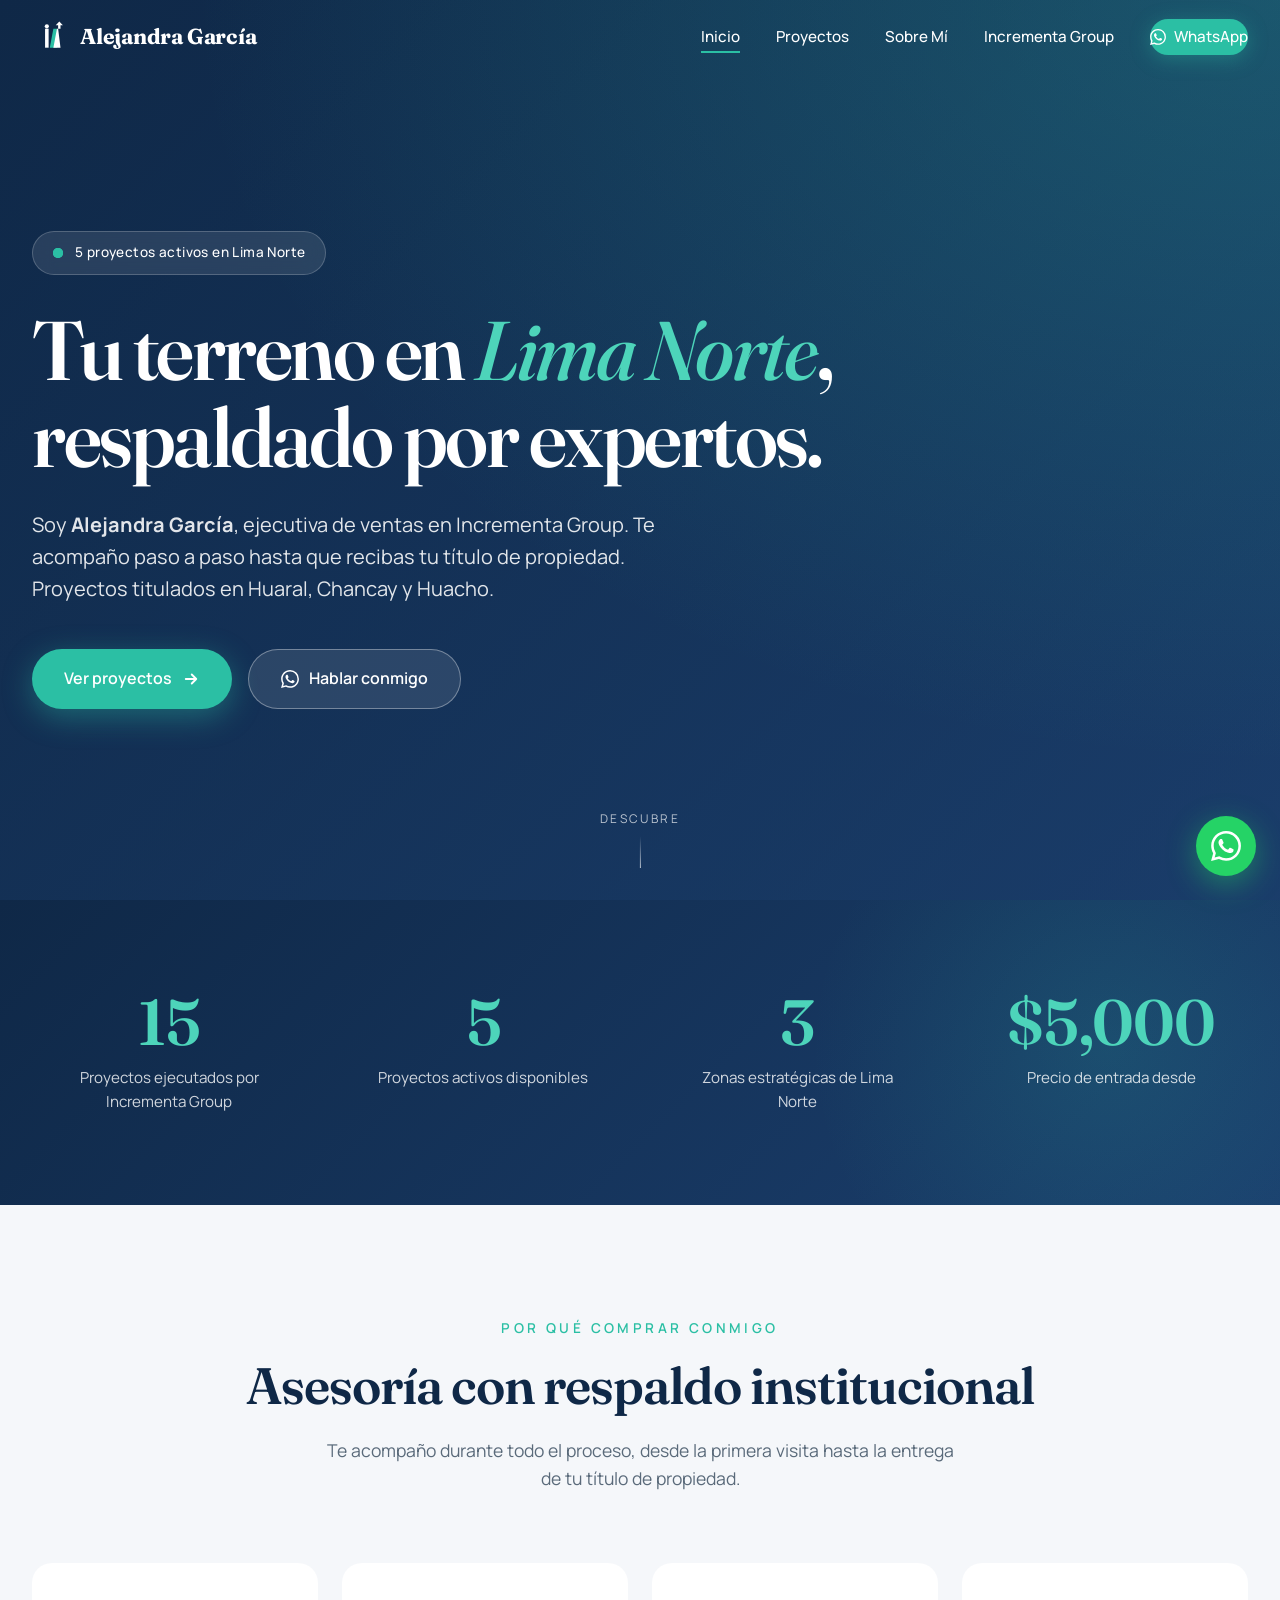
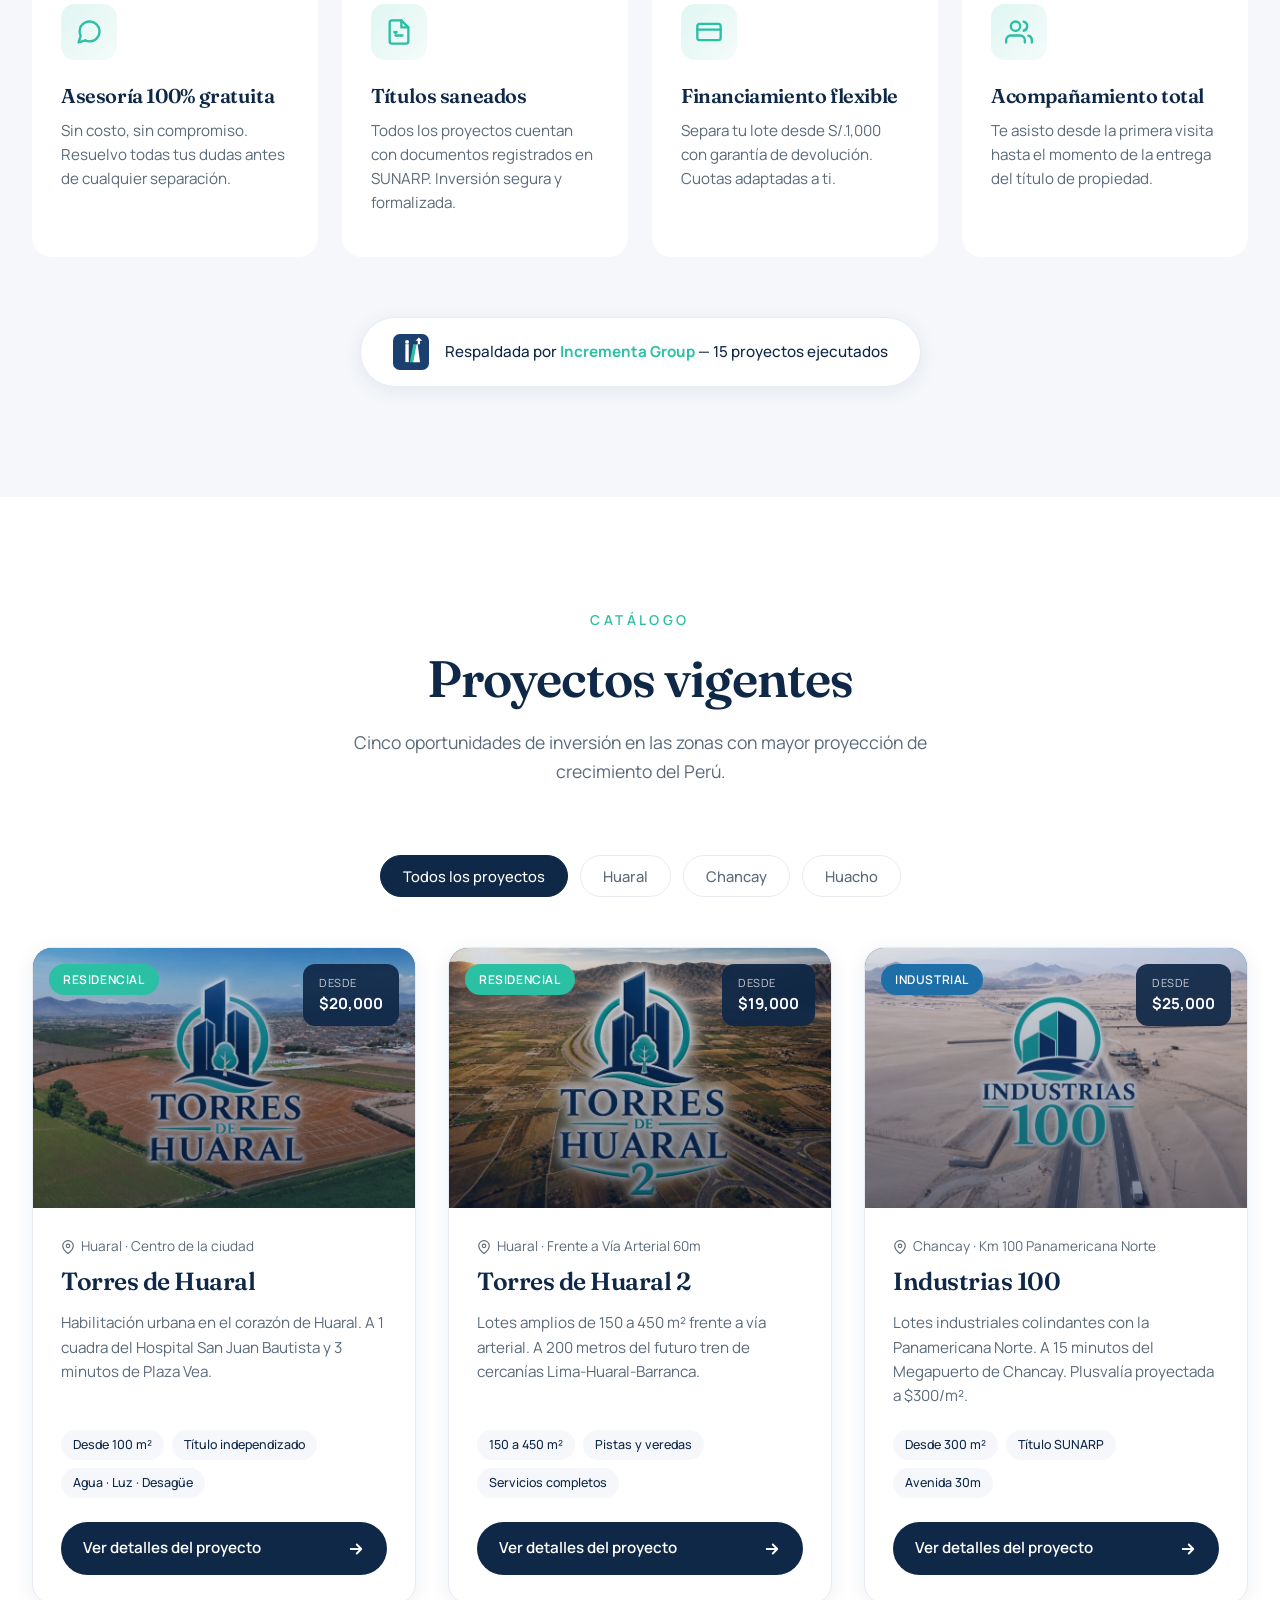
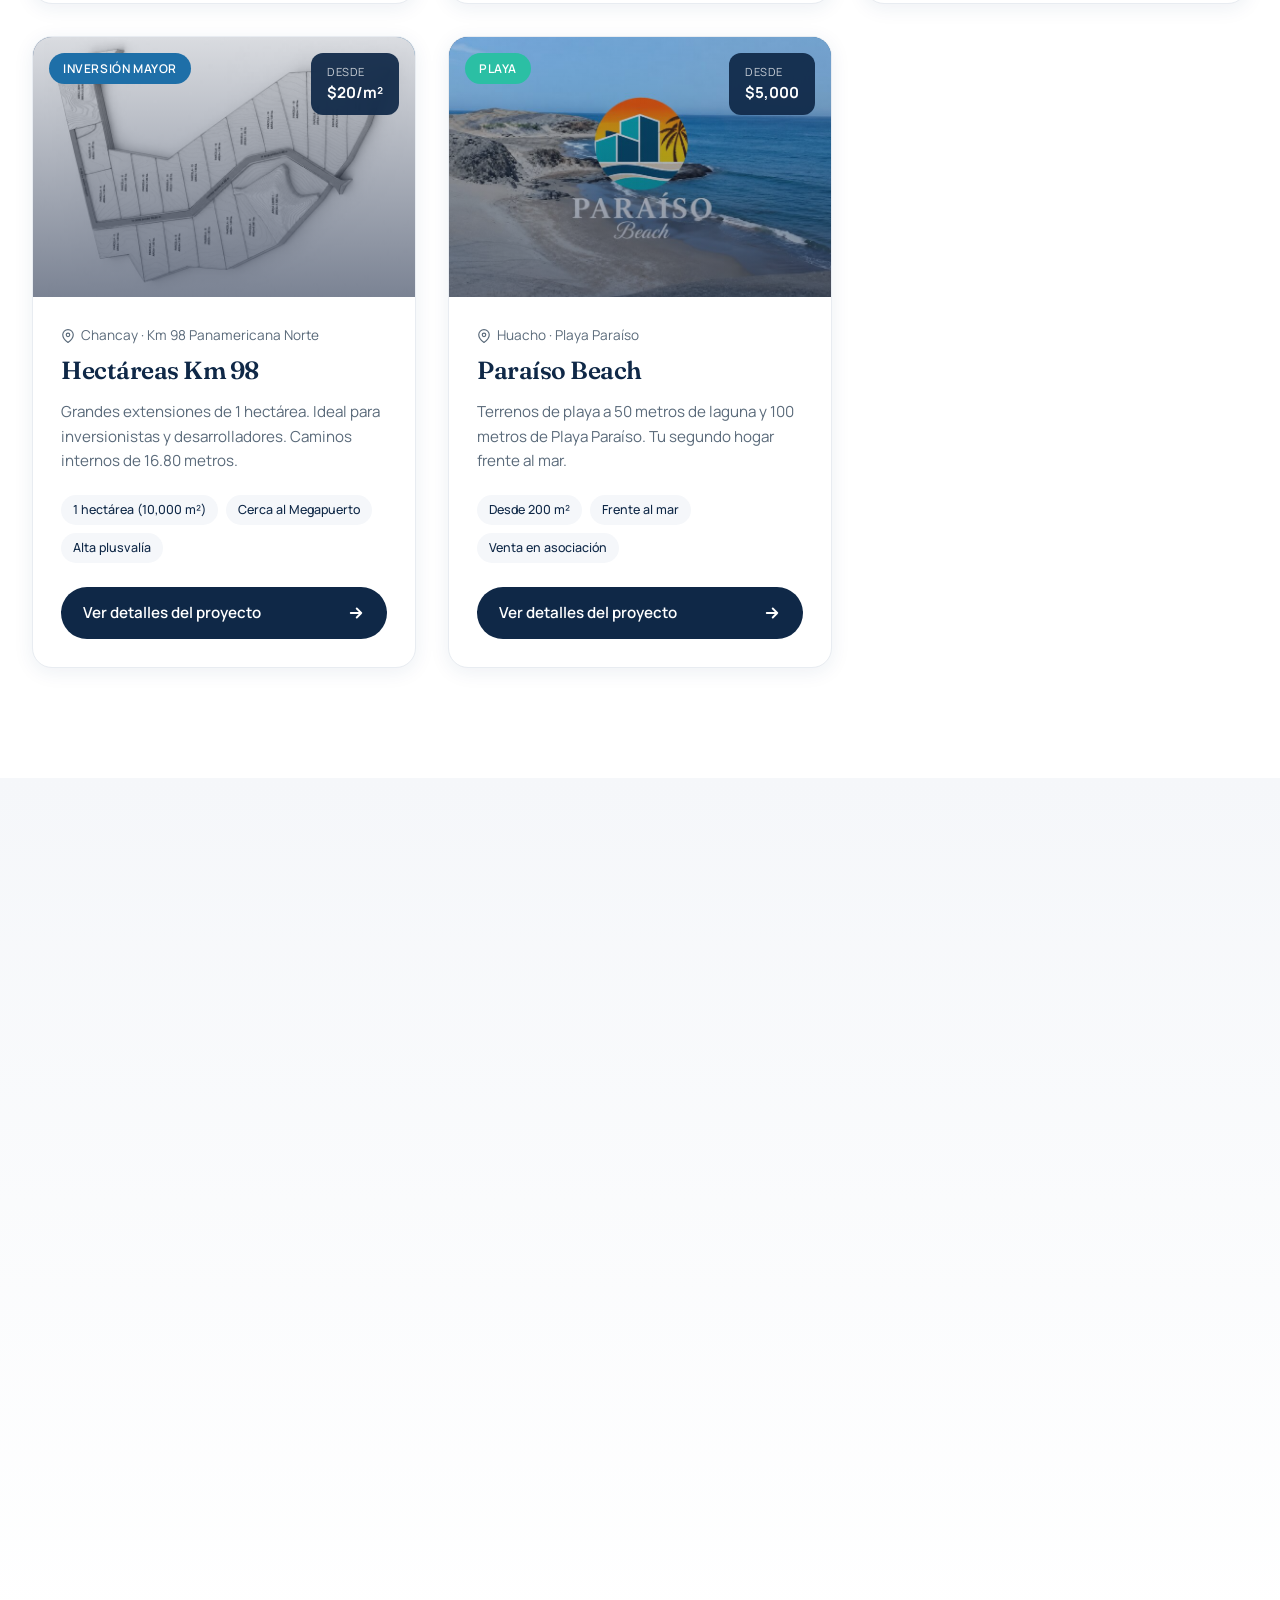
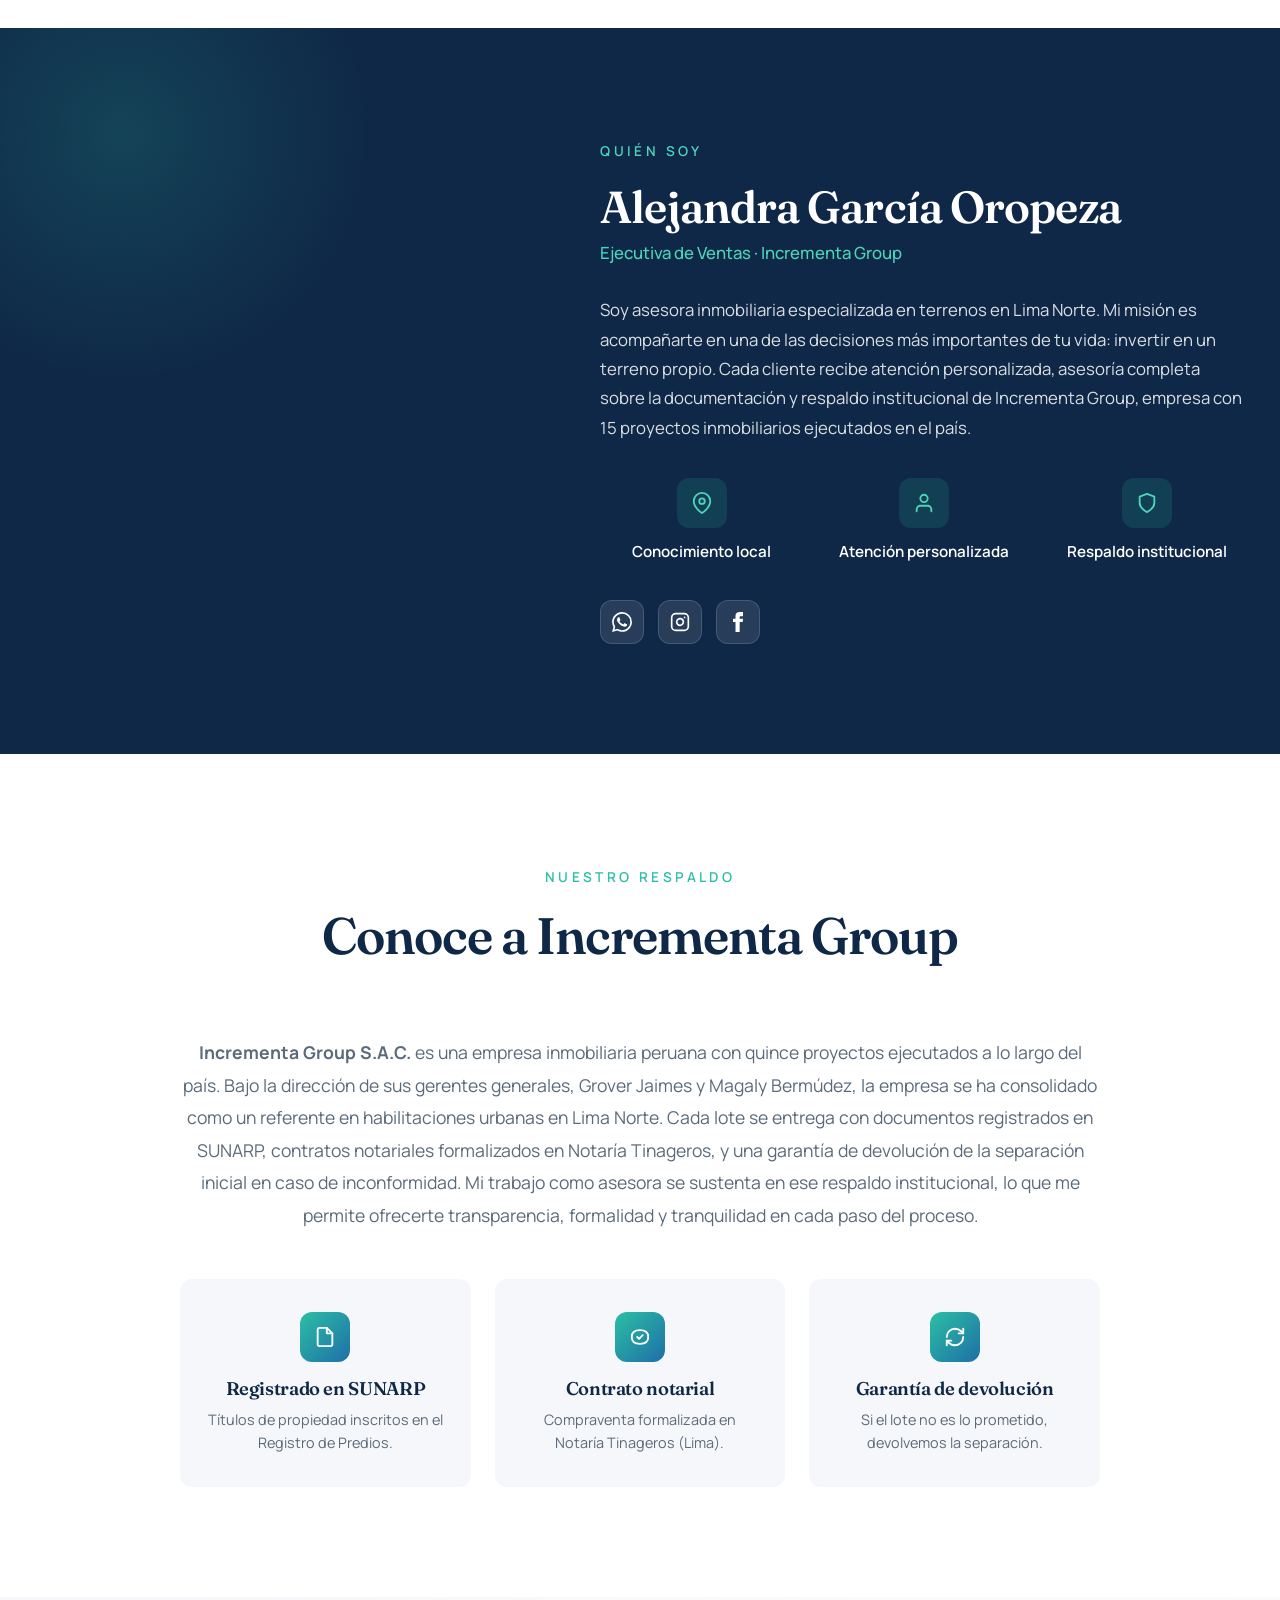
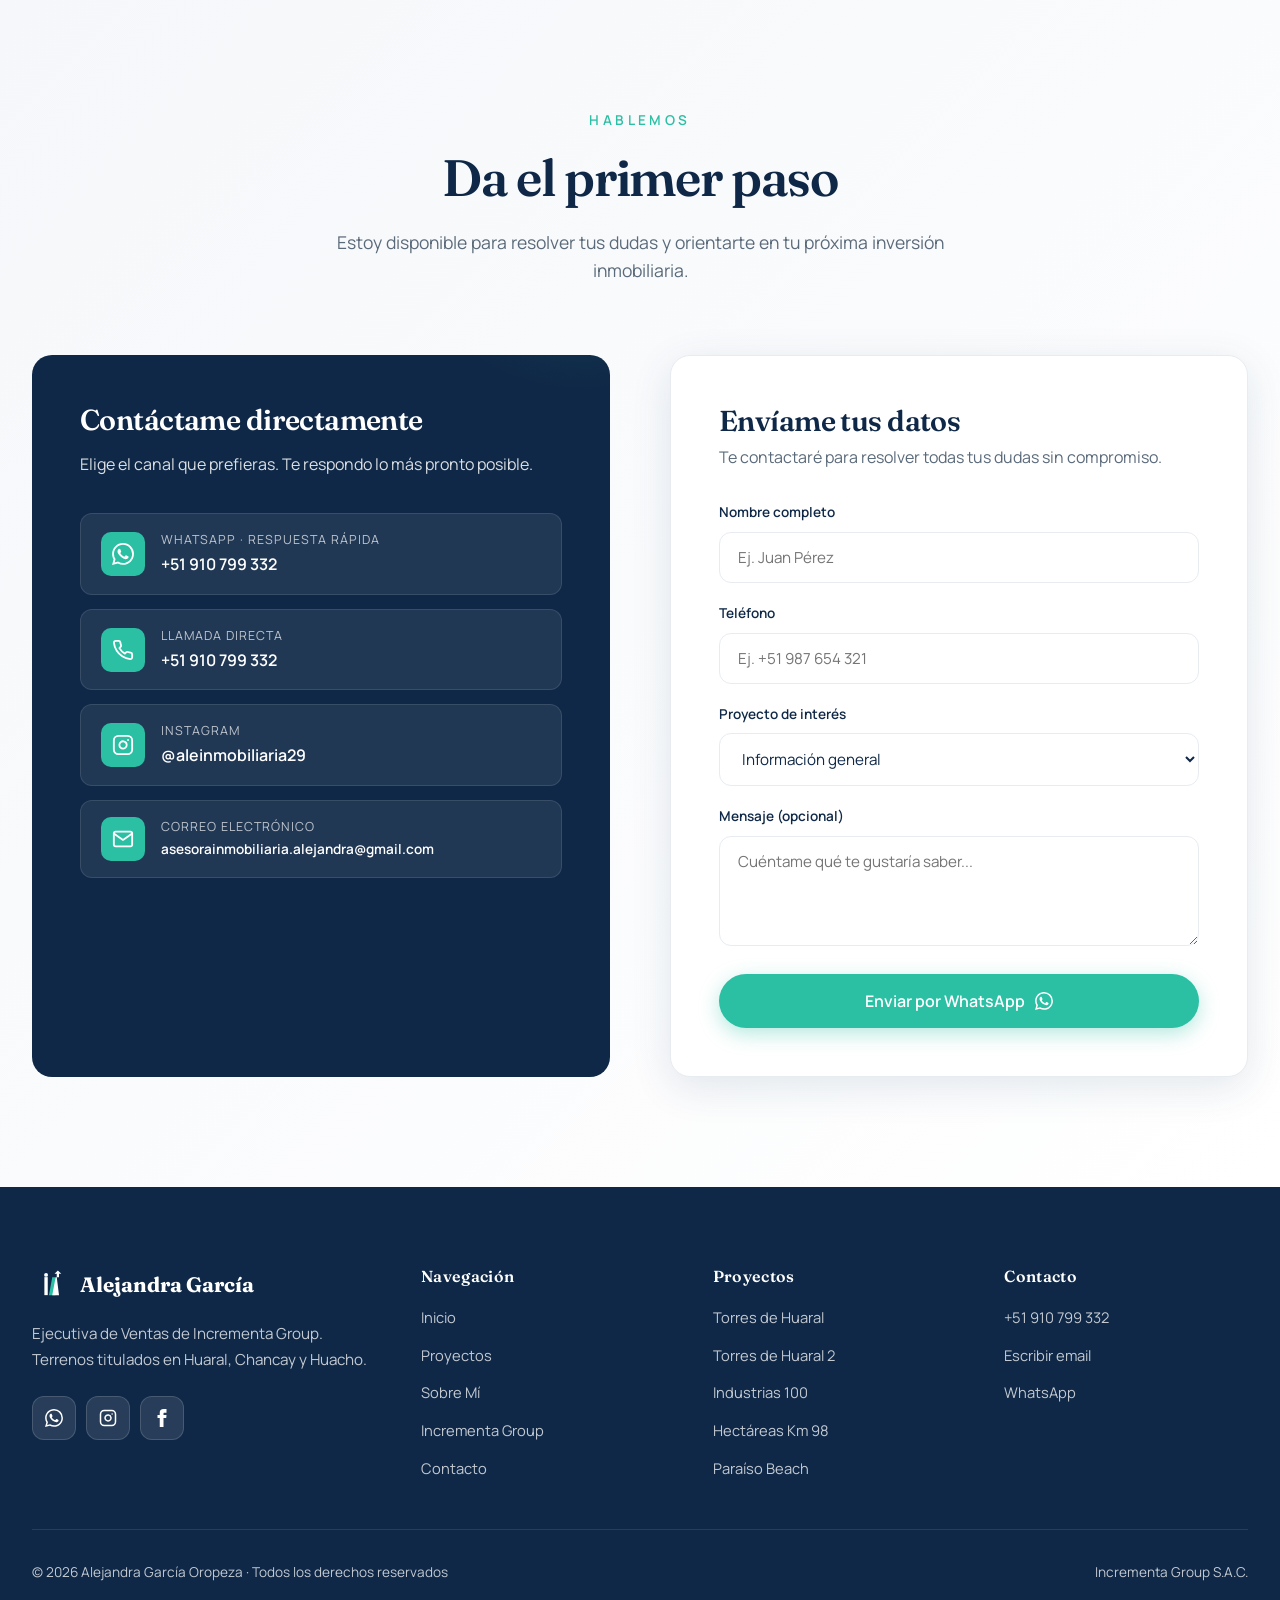
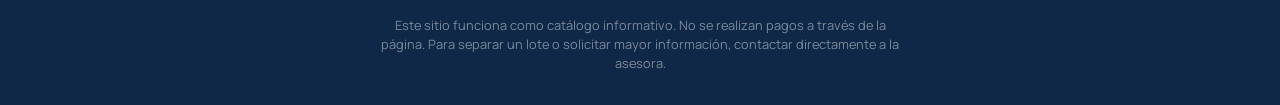
<file: index.html>
<!DOCTYPE html>
<html lang="es">
<head>
  <meta charset="UTF-8">
  <meta name="viewport" content="width=device-width, initial-scale=1.0, viewport-fit=cover">
  <meta name="theme-color" content="#1B3F6E">

  <title>Alejandra García | Terrenos en Lima Norte — Huaral, Chancay, Huacho</title>
  <meta name="description" content="Asesora inmobiliaria especializada en terrenos titulados en Lima Norte. Proyectos respaldados por Incrementa Group con 15 desarrollos ejecutados. Huaral · Chancay · Huacho.">
  <meta name="keywords" content="terrenos Huaral, terrenos Chancay, terrenos Huacho, lotes Lima Norte, inversión inmobiliaria Perú, Megapuerto Chancay, Incrementa Group, Alejandra García">
  <meta name="author" content="Alejandra García Oropeza">
  <meta name="robots" content="index, follow">

  <!-- Open Graph / WhatsApp preview -->
  <meta property="og:type" content="website">
  <meta property="og:title" content="Alejandra García | Terrenos en Lima Norte">
  <meta property="og:description" content="Invierte en tu futuro. Proyectos titulados en Huaral, Chancay y Huacho. Respaldados por Incrementa Group.">
  <meta property="og:image" content="og-image.jpg">
  <meta property="og:locale" content="es_PE">

  <!-- Twitter -->
  <meta name="twitter:card" content="summary_large_image">
  <meta name="twitter:title" content="Alejandra García | Terrenos en Lima Norte">
  <meta name="twitter:description" content="Invierte en tu futuro. Proyectos titulados en Lima Norte.">

  <!-- Favicon -->
  <link rel="icon" type="image/svg+xml" href="favicon.svg">

  <!-- Fonts -->
  <link rel="preconnect" href="https://fonts.googleapis.com">
  <link rel="preconnect" href="https://fonts.gstatic.com" crossorigin>
  <link href="https://fonts.googleapis.com/css2?family=Fraunces:ital,opsz,wght@0,9..144,400;0,9..144,500;0,9..144,600;0,9..144,700;1,9..144,500&family=Manrope:wght@300;400;500;600;700&display=swap" rel="stylesheet">

  <!-- Estilos -->
  <link rel="stylesheet" href="estilos.css">

  <!-- Schema.org JSON-LD -->
  <script type="application/ld+json">
  {
    "@context": "https://schema.org",
    "@type": "RealEstateAgent",
    "name": "Alejandra García Oropeza",
    "jobTitle": "Ejecutiva de Ventas",
    "worksFor": {
      "@type": "Organization",
      "name": "Incrementa Group S.A.C.",
      "url": "https://www.instagram.com/incrementa.group"
    },
    "telephone": "+51-910-799-332",
    "email": "asesorainmobiliaria.alejandra@gmail.com",
    "areaServed": ["Huaral", "Chancay", "Huacho", "Lima Norte"],
    "knowsLanguage": "es",
    "sameAs": [
      "https://www.instagram.com/aleinmobiliaria29",
      "https://www.facebook.com/share/1Cuha6rJAZ/"
    ]
  }
  </script>
</head>
<body>

  <!-- NAVBAR -->
  <nav class="navbar" id="navbar">
    <div class="navbar-contenedor">
      <a href="index.html" class="navbar-logo" aria-label="Inicio">
        <svg class="navbar-logo-icono" viewBox="0 0 64 64" xmlns="http://www.w3.org/2000/svg">
          <path d="M22 18 L22 50 L28 50 L28 18 Z" fill="#FFFFFF"/>
          <circle cx="25" cy="14" r="3.5" fill="#FFFFFF"/>
          <path d="M30 50 L36 18 L42 18 L42 50 Z" fill="#2BBFA4"/>
          <path d="M36 50 L42 18 L48 18 L48 12 L52 12 L46 6 L40 12 L44 12 L44 18 L48 50 Z" fill="#FFFFFF"/>
        </svg>
        <span>Alejandra García</span>
      </a>

      <button class="menu-hamburguesa" aria-label="Abrir menú">
        <span></span>
        <span></span>
        <span></span>
      </button>

      <ul class="navbar-menu">
        <li><a href="index.html" class="activo">Inicio</a></li>
        <li><a href="#proyectos">Proyectos</a></li>
        <li><a href="#alejandra">Sobre Mí</a></li>
        <li><a href="#empresa">Incrementa Group</a></li>
        <li><a href="https://wa.me/51910799332?text=%C2%A1Hola%20Alejandra%21%20Estoy%20interesado%20en%20conocer%20los%20proyectos%20disponibles." target="_blank" rel="noopener" class="navbar-cta">
          <svg width="16" height="16" viewBox="0 0 24 24" fill="currentColor"><path d="M17.472 14.382c-.297-.149-1.758-.867-2.03-.967-.273-.099-.471-.148-.67.15-.197.297-.767.966-.94 1.164-.173.199-.347.223-.644.075-.297-.15-1.255-.463-2.39-1.475-.883-.788-1.48-1.761-1.653-2.059-.173-.297-.018-.458.13-.606.134-.133.298-.347.446-.52.149-.174.198-.298.298-.497.099-.198.05-.371-.025-.52-.075-.149-.669-1.612-.916-2.207-.242-.579-.487-.5-.669-.51-.173-.008-.371-.01-.57-.01-.198 0-.52.074-.792.372-.272.297-1.04 1.016-1.04 2.479 0 1.462 1.065 2.875 1.213 3.074.149.198 2.096 3.2 5.077 4.487.709.306 1.262.489 1.694.625.712.227 1.36.195 1.871.118.571-.085 1.758-.719 2.006-1.413.248-.694.248-1.289.173-1.413-.074-.124-.272-.198-.57-.347m-5.421 7.403h-.004a9.87 9.87 0 01-5.031-1.378l-.361-.214-3.741.982.998-3.648-.235-.374a9.86 9.86 0 01-1.51-5.26c.001-5.45 4.436-9.884 9.888-9.884 2.64 0 5.122 1.03 6.988 2.898a9.825 9.825 0 012.893 6.994c-.003 5.45-4.437 9.884-9.885 9.884m8.413-18.297A11.815 11.815 0 0012.05 0C5.495 0 .16 5.335.157 11.892c0 2.096.547 4.142 1.588 5.945L.057 24l6.305-1.654a11.882 11.882 0 005.683 1.448h.005c6.554 0 11.89-5.335 11.893-11.893a11.821 11.821 0 00-3.48-8.413z"/></svg>
          WhatsApp
        </a></li>
      </ul>
    </div>
  </nav>

  <!-- HERO -->
  <section class="hero">
    <div class="hero-fallback"></div>

    <video class="hero-video"
           autoplay muted loop playsinline preload="auto"
           poster="">
      <source src="videos/pc-version.mp4" type="video/mp4" media="(min-width: 769px)">
      <source src="videos/phone-version.mp4" type="video/mp4">
    </video>

    <div class="hero-overlay"></div>

    <div class="hero-contenido">
      <div class="hero-badge">
        <span class="radar-pulso"></span>
        <span>5 proyectos activos en Lima Norte</span>
      </div>

      <h1 class="hero-titulo">
        Tu terreno en <span class="destacado">Lima Norte</span>,<br>
        respaldado por expertos.
      </h1>

      <p class="hero-subtitulo">
        Soy <strong>Alejandra García</strong>, ejecutiva de ventas en Incrementa Group. Te acompaño paso a paso hasta que recibas tu título de propiedad. Proyectos titulados en Huaral, Chancay y Huacho.
      </p>

      <div class="hero-botones">
        <a href="#proyectos" class="boton-primario">
          Ver proyectos
          <svg width="18" height="18" viewBox="0 0 24 24" fill="none" stroke="currentColor" stroke-width="2.5" stroke-linecap="round" stroke-linejoin="round">
            <path d="M5 12h14M13 6l6 6-6 6"/>
          </svg>
        </a>
        <a href="https://wa.me/51910799332?text=%C2%A1Hola%20Alejandra%21%20Estoy%20interesado%20en%20conocer%20los%20proyectos%20disponibles." target="_blank" rel="noopener" class="boton-secundario">
          <svg width="18" height="18" viewBox="0 0 24 24" fill="currentColor"><path d="M17.472 14.382c-.297-.149-1.758-.867-2.03-.967-.273-.099-.471-.148-.67.15-.197.297-.767.966-.94 1.164-.173.199-.347.223-.644.075-.297-.15-1.255-.463-2.39-1.475-.883-.788-1.48-1.761-1.653-2.059-.173-.297-.018-.458.13-.606.134-.133.298-.347.446-.52.149-.174.198-.298.298-.497.099-.198.05-.371-.025-.52-.075-.149-.669-1.612-.916-2.207-.242-.579-.487-.5-.669-.51-.173-.008-.371-.01-.57-.01-.198 0-.52.074-.792.372-.272.297-1.04 1.016-1.04 2.479 0 1.462 1.065 2.875 1.213 3.074.149.198 2.096 3.2 5.077 4.487.709.306 1.262.489 1.694.625.712.227 1.36.195 1.871.118.571-.085 1.758-.719 2.006-1.413.248-.694.248-1.289.173-1.413-.074-.124-.272-.198-.57-.347m-5.421 7.403h-.004a9.87 9.87 0 01-5.031-1.378l-.361-.214-3.741.982.998-3.648-.235-.374a9.86 9.86 0 01-1.51-5.26c.001-5.45 4.436-9.884 9.888-9.884 2.64 0 5.122 1.03 6.988 2.898a9.825 9.825 0 012.893 6.994c-.003 5.45-4.437 9.884-9.885 9.884m8.413-18.297A11.815 11.815 0 0012.05 0C5.495 0 .16 5.335.157 11.892c0 2.096.547 4.142 1.588 5.945L.057 24l6.305-1.654a11.882 11.882 0 005.683 1.448h.005c6.554 0 11.89-5.335 11.893-11.893a11.821 11.821 0 00-3.48-8.413z"/></svg>
          Hablar conmigo
        </a>
      </div>
    </div>

    <div class="hero-scroll">
      <span>Descubre</span>
      <div class="hero-scroll-linea"></div>
    </div>
  </section>

  <!-- ESTADÍSTICAS -->
  <section class="estadisticas">
    <div class="estadisticas-contenedor">
      <div class="estadistica reveal">
        <div class="estadistica-numero" data-final="15" data-sufijo="">0</div>
        <div class="estadistica-etiqueta">Proyectos ejecutados por Incrementa Group</div>
      </div>
      <div class="estadistica reveal reveal-delay-1">
        <div class="estadistica-numero" data-final="5">0</div>
        <div class="estadistica-etiqueta">Proyectos activos disponibles</div>
      </div>
      <div class="estadistica reveal reveal-delay-2">
        <div class="estadistica-numero" data-final="3">0</div>
        <div class="estadistica-etiqueta">Zonas estratégicas de Lima Norte</div>
      </div>
      <div class="estadistica reveal reveal-delay-3">
        <div class="estadistica-numero" data-final="5000" data-prefijo="$">0</div>
        <div class="estadistica-etiqueta">Precio de entrada desde</div>
      </div>
    </div>
  </section>

  <!-- BENEFICIOS -->
  <section class="seccion beneficios">
    <div class="seccion-contenedor">
      <div class="seccion-encabezado reveal">
        <span class="seccion-etiqueta">Por qué comprar conmigo</span>
        <h2 class="seccion-titulo">Asesoría con respaldo institucional</h2>
        <p class="seccion-descripcion">
          Te acompaño durante todo el proceso, desde la primera visita hasta la entrega de tu título de propiedad.
        </p>
      </div>

      <div class="beneficios-grid">
        <div class="beneficio reveal">
          <div class="beneficio-icono">
            <svg width="28" height="28" viewBox="0 0 24 24" fill="none" stroke="currentColor" stroke-width="2" stroke-linecap="round" stroke-linejoin="round">
              <path d="M21 11.5a8.38 8.38 0 0 1-.9 3.8 8.5 8.5 0 0 1-7.6 4.7 8.38 8.38 0 0 1-3.8-.9L3 21l1.9-5.7a8.38 8.38 0 0 1-.9-3.8 8.5 8.5 0 0 1 4.7-7.6 8.38 8.38 0 0 1 3.8-.9h.5a8.48 8.48 0 0 1 8 8v.5z"/>
            </svg>
          </div>
          <h3 class="beneficio-titulo">Asesoría 100% gratuita</h3>
          <p class="beneficio-texto">Sin costo, sin compromiso. Resuelvo todas tus dudas antes de cualquier separación.</p>
        </div>

        <div class="beneficio reveal reveal-delay-1">
          <div class="beneficio-icono">
            <svg width="28" height="28" viewBox="0 0 24 24" fill="none" stroke="currentColor" stroke-width="2" stroke-linecap="round" stroke-linejoin="round">
              <path d="M14 2H6a2 2 0 0 0-2 2v16a2 2 0 0 0 2 2h12a2 2 0 0 0 2-2V8z"/>
              <polyline points="14 2 14 8 20 8"/>
              <line x1="9" y1="15" x2="15" y2="15"/>
              <polyline points="10 12 9 13 8 12"/>
            </svg>
          </div>
          <h3 class="beneficio-titulo">Títulos saneados</h3>
          <p class="beneficio-texto">Todos los proyectos cuentan con documentos registrados en SUNARP. Inversión segura y formalizada.</p>
        </div>

        <div class="beneficio reveal reveal-delay-2">
          <div class="beneficio-icono">
            <svg width="28" height="28" viewBox="0 0 24 24" fill="none" stroke="currentColor" stroke-width="2" stroke-linecap="round" stroke-linejoin="round">
              <rect x="2" y="5" width="20" height="14" rx="2"/>
              <line x1="2" y1="10" x2="22" y2="10"/>
            </svg>
          </div>
          <h3 class="beneficio-titulo">Financiamiento flexible</h3>
          <p class="beneficio-texto">Separa tu lote desde S/.1,000 con garantía de devolución. Cuotas adaptadas a ti.</p>
        </div>

        <div class="beneficio reveal reveal-delay-3">
          <div class="beneficio-icono">
            <svg width="28" height="28" viewBox="0 0 24 24" fill="none" stroke="currentColor" stroke-width="2" stroke-linecap="round" stroke-linejoin="round">
              <path d="M17 21v-2a4 4 0 0 0-4-4H5a4 4 0 0 0-4 4v2"/>
              <circle cx="9" cy="7" r="4"/>
              <path d="M23 21v-2a4 4 0 0 0-3-3.87"/>
              <path d="M16 3.13a4 4 0 0 1 0 7.75"/>
            </svg>
          </div>
          <h3 class="beneficio-titulo">Acompañamiento total</h3>
          <p class="beneficio-texto">Te asisto desde la primera visita hasta el momento de la entrega del título de propiedad.</p>
        </div>
      </div>

      <div class="badge-respaldo reveal">
        <svg class="badge-respaldo-logo" viewBox="0 0 64 64" xmlns="http://www.w3.org/2000/svg">
          <rect width="64" height="64" rx="12" fill="#1B3F6E"/>
          <path d="M22 18 L22 50 L28 50 L28 18 Z" fill="#FFFFFF"/>
          <circle cx="25" cy="14" r="3.5" fill="#FFFFFF"/>
          <path d="M30 50 L36 18 L42 18 L42 50 Z" fill="#2BBFA4"/>
          <path d="M36 50 L42 18 L48 18 L48 12 L52 12 L46 6 L40 12 L44 12 L44 18 L48 50 Z" fill="#FFFFFF"/>
        </svg>
        <span class="badge-respaldo-texto">
          Respaldada por <strong>Incrementa Group</strong> — 15 proyectos ejecutados
        </span>
      </div>
    </div>
  </section>

  <!-- CATÁLOGO DE PROYECTOS -->
  <section class="seccion proyectos" id="proyectos">
    <div class="seccion-contenedor">
      <div class="seccion-encabezado reveal">
        <span class="seccion-etiqueta">Catálogo</span>
        <h2 class="seccion-titulo">Proyectos vigentes</h2>
        <p class="seccion-descripcion">
          Cinco oportunidades de inversión en las zonas con mayor proyección de crecimiento del Perú.
        </p>
      </div>

      <div class="filtros reveal">
        <button class="filtro activo" data-filtro="todos">Todos los proyectos</button>
        <button class="filtro" data-filtro="huaral">Huaral</button>
        <button class="filtro" data-filtro="chancay">Chancay</button>
        <button class="filtro" data-filtro="huacho">Huacho</button>
      </div>

      <div class="proyectos-grid">
        <!-- Torres de Huaral -->
        <article class="proyecto reveal" data-zona="huaral">
          <div class="proyecto-imagen">
            <span class="proyecto-etiqueta">Residencial</span>
            <div class="proyecto-precio-badge">
              <span>Desde</span>
              $20,000
            </div>
            <img src="imagenes/hero-torres-huaral-thumb.jpg" alt="Torres de Huaral — Vista aérea" class="proyecto-imagen-real" loading="lazy" width="800" height="571">
            <div class="proyecto-imagen-placeholder" aria-hidden="true">
              <svg width="64" height="64" viewBox="0 0 24 24" fill="none" stroke="currentColor" stroke-width="1.5" stroke-linecap="round" stroke-linejoin="round">
                <path d="M3 21h18M5 21V8l7-5 7 5v13M10 21V11h4v10"/>
              </svg>
              <span>Torres de Huaral</span>
            </div>
          </div>
          <div class="proyecto-cuerpo">
            <div class="proyecto-ubicacion">
              <svg width="14" height="14" viewBox="0 0 24 24" fill="none" stroke="currentColor" stroke-width="2" stroke-linecap="round" stroke-linejoin="round"><path d="M21 10c0 7-9 13-9 13s-9-6-9-13a9 9 0 0 1 18 0z"/><circle cx="12" cy="10" r="3"/></svg>
              Huaral · Centro de la ciudad
            </div>
            <h3 class="proyecto-nombre">Torres de Huaral</h3>
            <p class="proyecto-descripcion">
              Habilitación urbana en el corazón de Huaral. A 1 cuadra del Hospital San Juan Bautista y 3 minutos de Plaza Vea.
            </p>
            <div class="proyecto-features">
              <span class="proyecto-feature">Desde 100 m²</span>
              <span class="proyecto-feature">Título independizado</span>
              <span class="proyecto-feature">Agua · Luz · Desagüe</span>
            </div>
            <a href="torres-de-huaral.html" class="proyecto-link">
              Ver detalles del proyecto
              <svg width="18" height="18" viewBox="0 0 24 24" fill="none" stroke="currentColor" stroke-width="2.5" stroke-linecap="round" stroke-linejoin="round"><path d="M5 12h14M13 6l6 6-6 6"/></svg>
            </a>
          </div>
        </article>

        <!-- Torres de Huaral 2 -->
        <article class="proyecto reveal reveal-delay-1" data-zona="huaral">
          <div class="proyecto-imagen">
            <span class="proyecto-etiqueta">Residencial</span>
            <div class="proyecto-precio-badge">
              <span>Desde</span>
              $19,000
            </div>
            <img src="imagenes/hero-torres-huaral-2-thumb.jpg" alt="Torres de Huaral 2 — Vista aérea" class="proyecto-imagen-real" loading="lazy" width="800" height="571">
            <div class="proyecto-imagen-placeholder" aria-hidden="true">
              <svg width="64" height="64" viewBox="0 0 24 24" fill="none" stroke="currentColor" stroke-width="1.5" stroke-linecap="round" stroke-linejoin="round">
                <path d="M3 21h18M5 21V10l4-3v14M13 21V7l6-4v18M9 14h0M9 17h0M17 14h0M17 17h0"/>
              </svg>
              <span>Torres de Huaral 2</span>
            </div>
          </div>
          <div class="proyecto-cuerpo">
            <div class="proyecto-ubicacion">
              <svg width="14" height="14" viewBox="0 0 24 24" fill="none" stroke="currentColor" stroke-width="2" stroke-linecap="round" stroke-linejoin="round"><path d="M21 10c0 7-9 13-9 13s-9-6-9-13a9 9 0 0 1 18 0z"/><circle cx="12" cy="10" r="3"/></svg>
              Huaral · Frente a Vía Arterial 60m
            </div>
            <h3 class="proyecto-nombre">Torres de Huaral 2</h3>
            <p class="proyecto-descripcion">
              Lotes amplios de 150 a 450 m² frente a vía arterial. A 200 metros del futuro tren de cercanías Lima-Huaral-Barranca.
            </p>
            <div class="proyecto-features">
              <span class="proyecto-feature">150 a 450 m²</span>
              <span class="proyecto-feature">Pistas y veredas</span>
              <span class="proyecto-feature">Servicios completos</span>
            </div>
            <a href="torres-de-huaral-2.html" class="proyecto-link">
              Ver detalles del proyecto
              <svg width="18" height="18" viewBox="0 0 24 24" fill="none" stroke="currentColor" stroke-width="2.5" stroke-linecap="round" stroke-linejoin="round"><path d="M5 12h14M13 6l6 6-6 6"/></svg>
            </a>
          </div>
        </article>

        <!-- Industrias 100 -->
        <article class="proyecto reveal reveal-delay-2" data-zona="chancay">
          <div class="proyecto-imagen">
            <span class="proyecto-etiqueta industrial">Industrial</span>
            <div class="proyecto-precio-badge">
              <span>Desde</span>
              $25,000
            </div>
            <img src="imagenes/hero-industrias-100-thumb.jpg" alt="Industrias 100 — Vista aérea" class="proyecto-imagen-real" loading="lazy" width="800" height="559">
            <div class="proyecto-imagen-placeholder" aria-hidden="true">
              <svg width="64" height="64" viewBox="0 0 24 24" fill="none" stroke="currentColor" stroke-width="1.5" stroke-linecap="round" stroke-linejoin="round">
                <path d="M2 20h20M4 20V8l5 3V8l5 3V8l5 3v9M8 12v8M14 12v8"/>
              </svg>
              <span>Industrias 100</span>
            </div>
          </div>
          <div class="proyecto-cuerpo">
            <div class="proyecto-ubicacion">
              <svg width="14" height="14" viewBox="0 0 24 24" fill="none" stroke="currentColor" stroke-width="2" stroke-linecap="round" stroke-linejoin="round"><path d="M21 10c0 7-9 13-9 13s-9-6-9-13a9 9 0 0 1 18 0z"/><circle cx="12" cy="10" r="3"/></svg>
              Chancay · Km 100 Panamericana Norte
            </div>
            <h3 class="proyecto-nombre">Industrias 100</h3>
            <p class="proyecto-descripcion">
              Lotes industriales colindantes con la Panamericana Norte. A 15 minutos del Megapuerto de Chancay. Plusvalía proyectada a $300/m².
            </p>
            <div class="proyecto-features">
              <span class="proyecto-feature">Desde 300 m²</span>
              <span class="proyecto-feature">Título SUNARP</span>
              <span class="proyecto-feature">Avenida 30m</span>
            </div>
            <a href="industrias-100.html" class="proyecto-link">
              Ver detalles del proyecto
              <svg width="18" height="18" viewBox="0 0 24 24" fill="none" stroke="currentColor" stroke-width="2.5" stroke-linecap="round" stroke-linejoin="round"><path d="M5 12h14M13 6l6 6-6 6"/></svg>
            </a>
          </div>
        </article>

        <!-- Hectáreas Km 98 -->
        <article class="proyecto reveal reveal-delay-3" data-zona="chancay">
          <div class="proyecto-imagen">
            <span class="proyecto-etiqueta industrial">Inversión Mayor</span>
            <div class="proyecto-precio-badge">
              <span>Desde</span>
              $20/m²
            </div>
            <img src="imagenes/hero-hectareas-km98-thumb.jpg" alt="Hectáreas Km 98 — Plano de lotización" class="proyecto-imagen-real" loading="lazy" width="800" height="532">
            <div class="proyecto-imagen-placeholder" aria-hidden="true">
              <svg width="64" height="64" viewBox="0 0 24 24" fill="none" stroke="currentColor" stroke-width="1.5" stroke-linecap="round" stroke-linejoin="round">
                <rect x="3" y="3" width="18" height="18" rx="2"/>
                <line x1="3" y1="9" x2="21" y2="9"/>
                <line x1="3" y1="15" x2="21" y2="15"/>
                <line x1="9" y1="3" x2="9" y2="21"/>
                <line x1="15" y1="3" x2="15" y2="21"/>
              </svg>
              <span>Hectáreas Km 98</span>
            </div>
          </div>
          <div class="proyecto-cuerpo">
            <div class="proyecto-ubicacion">
              <svg width="14" height="14" viewBox="0 0 24 24" fill="none" stroke="currentColor" stroke-width="2" stroke-linecap="round" stroke-linejoin="round"><path d="M21 10c0 7-9 13-9 13s-9-6-9-13a9 9 0 0 1 18 0z"/><circle cx="12" cy="10" r="3"/></svg>
              Chancay · Km 98 Panamericana Norte
            </div>
            <h3 class="proyecto-nombre">Hectáreas Km 98</h3>
            <p class="proyecto-descripcion">
              Grandes extensiones de 1 hectárea. Ideal para inversionistas y desarrolladores. Caminos internos de 16.80 metros.
            </p>
            <div class="proyecto-features">
              <span class="proyecto-feature">1 hectárea (10,000 m²)</span>
              <span class="proyecto-feature">Cerca al Megapuerto</span>
              <span class="proyecto-feature">Alta plusvalía</span>
            </div>
            <a href="hectareas-km98.html" class="proyecto-link">
              Ver detalles del proyecto
              <svg width="18" height="18" viewBox="0 0 24 24" fill="none" stroke="currentColor" stroke-width="2.5" stroke-linecap="round" stroke-linejoin="round"><path d="M5 12h14M13 6l6 6-6 6"/></svg>
            </a>
          </div>
        </article>

        <!-- Paraíso Beach -->
        <article class="proyecto reveal" data-zona="huacho">
          <div class="proyecto-imagen">
            <span class="proyecto-etiqueta">Playa</span>
            <div class="proyecto-precio-badge">
              <span>Desde</span>
              $5,000
            </div>
            <img src="imagenes/hero-costa-beach-thumb.jpg" alt="Paraíso Beach — Vista de la playa" class="proyecto-imagen-real" loading="lazy" width="800" height="569">
            <div class="proyecto-imagen-placeholder" aria-hidden="true">
              <svg width="64" height="64" viewBox="0 0 24 24" fill="none" stroke="currentColor" stroke-width="1.5" stroke-linecap="round" stroke-linejoin="round">
                <path d="M2 6c.6.5 1.2 1 2.5 1C7 7 7 5 9.5 5c2.6 0 2.4 2 5 2 2.5 0 2.5-2 5-2 1.3 0 1.9.5 2.5 1M2 12c.6.5 1.2 1 2.5 1 2.5 0 2.5-2 5-2 2.6 0 2.4 2 5 2 2.5 0 2.5-2 5-2 1.3 0 1.9.5 2.5 1M2 18c.6.5 1.2 1 2.5 1 2.5 0 2.5-2 5-2 2.6 0 2.4 2 5 2 2.5 0 2.5-2 5-2 1.3 0 1.9.5 2.5 1"/>
              </svg>
              <span>Paraíso Beach</span>
            </div>
          </div>
          <div class="proyecto-cuerpo">
            <div class="proyecto-ubicacion">
              <svg width="14" height="14" viewBox="0 0 24 24" fill="none" stroke="currentColor" stroke-width="2" stroke-linecap="round" stroke-linejoin="round"><path d="M21 10c0 7-9 13-9 13s-9-6-9-13a9 9 0 0 1 18 0z"/><circle cx="12" cy="10" r="3"/></svg>
              Huacho · Playa Paraíso
            </div>
            <h3 class="proyecto-nombre">Paraíso Beach</h3>
            <p class="proyecto-descripcion">
              Terrenos de playa a 50 metros de laguna y 100 metros de Playa Paraíso. Tu segundo hogar frente al mar.
            </p>
            <div class="proyecto-features">
              <span class="proyecto-feature">Desde 200 m²</span>
              <span class="proyecto-feature">Frente al mar</span>
              <span class="proyecto-feature">Venta en asociación</span>
            </div>
            <a href="costa-beach.html" class="proyecto-link">
              Ver detalles del proyecto
              <svg width="18" height="18" viewBox="0 0 24 24" fill="none" stroke="currentColor" stroke-width="2.5" stroke-linecap="round" stroke-linejoin="round"><path d="M5 12h14M13 6l6 6-6 6"/></svg>
            </a>
          </div>
        </article>
      </div>
    </div>
  </section>

  <!-- COBERTURA -->
  <section class="seccion cobertura">
    <div class="seccion-contenedor">
      <div class="cobertura-contenido">
        <div class="cobertura-texto reveal">
          <span class="seccion-etiqueta">Cobertura</span>
          <h2>Donde el Perú está creciendo</h2>
          <p>
            Lima Norte concentra los principales proyectos de desarrollo del país: el Megapuerto de Chancay (inversión de USS 3,400 millones), el tren de cercanías Lima–Huaral–Barranca proyectado para 2031, y nuevos corredores viales confirmados por el MTC.
          </p>

          <div class="cobertura-zonas">
            <div class="cobertura-zona">
              <div class="cobertura-zona-icono">
                <svg width="22" height="22" viewBox="0 0 24 24" fill="none" stroke="currentColor" stroke-width="2" stroke-linecap="round" stroke-linejoin="round"><path d="M3 21h18M5 21V8l7-5 7 5v13M10 21V11h4v10"/></svg>
              </div>
              <div class="cobertura-zona-info">
                <h4>Huaral</h4>
                <p>Habilitaciones urbanas en zona de alta densidad</p>
              </div>
            </div>

            <div class="cobertura-zona">
              <div class="cobertura-zona-icono">
                <svg width="22" height="22" viewBox="0 0 24 24" fill="none" stroke="currentColor" stroke-width="2" stroke-linecap="round" stroke-linejoin="round"><path d="M2 20h20M4 20V8l5 3V8l5 3V8l5 3v9"/></svg>
              </div>
              <div class="cobertura-zona-info">
                <h4>Chancay</h4>
                <p>Lotes industriales y hectáreas junto al Megapuerto</p>
              </div>
            </div>

            <div class="cobertura-zona">
              <div class="cobertura-zona-icono">
                <svg width="22" height="22" viewBox="0 0 24 24" fill="none" stroke="currentColor" stroke-width="2" stroke-linecap="round" stroke-linejoin="round"><path d="M2 6c.6.5 1.2 1 2.5 1C7 7 7 5 9.5 5c2.6 0 2.4 2 5 2 2.5 0 2.5-2 5-2 1.3 0 1.9.5 2.5 1M2 12c.6.5 1.2 1 2.5 1 2.5 0 2.5-2 5-2 2.6 0 2.4 2 5 2 2.5 0 2.5-2 5-2 1.3 0 1.9.5 2.5 1M2 18c.6.5 1.2 1 2.5 1 2.5 0 2.5-2 5-2 2.6 0 2.4 2 5 2 2.5 0 2.5-2 5-2 1.3 0 1.9.5 2.5 1"/></svg>
              </div>
              <div class="cobertura-zona-info">
                <h4>Huacho</h4>
                <p>Terrenos de playa frente al mar</p>
              </div>
            </div>
          </div>
        </div>

        <div class="cobertura-mapa reveal reveal-delay-2">
          <svg viewBox="0 0 400 400" xmlns="http://www.w3.org/2000/svg">
            <!-- Mapa estilizado de Lima Norte -->
            <defs>
              <linearGradient id="gradMapa" x1="0%" y1="0%" x2="100%" y2="100%">
                <stop offset="0%" stop-color="#E8ECF1"/>
                <stop offset="100%" stop-color="#F5F7FA"/>
              </linearGradient>
              <linearGradient id="gradPin" x1="0%" y1="0%" x2="0%" y2="100%">
                <stop offset="0%" stop-color="#2BBFA4"/>
                <stop offset="100%" stop-color="#1E6FA8"/>
              </linearGradient>
            </defs>

            <!-- Fondo del mapa con costa -->
            <path d="M50,50 Q80,80 100,120 Q120,160 150,200 Q170,240 200,270 Q230,300 250,340 L380,360 L380,50 Z"
                  fill="url(#gradMapa)" stroke="#D5DCE5" stroke-width="1.5"/>

            <!-- Mar -->
            <path d="M0,0 L50,0 Q80,30 90,80 Q100,130 130,180 Q150,220 180,260 Q210,300 240,340 L0,400 Z"
                  fill="#D8E4F0" opacity="0.7"/>

            <!-- Texto Océano Pacífico -->
            <text x="60" y="200" fill="#7090B0" font-family="serif" font-size="11" font-style="italic" opacity="0.65" transform="rotate(-65 60 200)">Océano Pacífico</text>

            <!-- Líneas de carretera (Panamericana) -->
            <path d="M180,40 Q195,90 215,140 Q235,200 260,280 L300,380" stroke="#1B3F6E" stroke-width="2" fill="none" opacity="0.35" stroke-dasharray="4,3"/>
            <text x="285" y="370" fill="#1B3F6E" font-family="sans-serif" font-size="9" font-weight="600" opacity="0.6">Panamericana</text>

            <!-- Pin Huacho -->
            <g class="pin-mapa" transform="translate(160, 90)">
              <circle r="22" fill="url(#gradPin)" opacity="0.15" class="pin-mapa-pulso"/>
              <circle r="14" fill="url(#gradPin)"/>
              <circle r="5" fill="white"/>
              <text x="20" y="6" font-family="sans-serif" font-size="13" font-weight="700" fill="#1B3F6E">Huacho</text>
              <text x="20" y="20" font-family="sans-serif" font-size="9" fill="#5A6A7A">Paraíso Beach</text>
            </g>

            <!-- Pin Huaral -->
            <g class="pin-mapa" transform="translate(220, 200)">
              <circle r="22" fill="url(#gradPin)" opacity="0.15" class="pin-mapa-pulso" style="animation-delay: 0.6s"/>
              <circle r="14" fill="url(#gradPin)"/>
              <circle r="5" fill="white"/>
              <text x="20" y="6" font-family="sans-serif" font-size="13" font-weight="700" fill="#1B3F6E">Huaral</text>
              <text x="20" y="20" font-family="sans-serif" font-size="9" fill="#5A6A7A">2 proyectos</text>
            </g>

            <!-- Pin Chancay -->
            <g class="pin-mapa" transform="translate(260, 290)">
              <circle r="22" fill="url(#gradPin)" opacity="0.15" class="pin-mapa-pulso" style="animation-delay: 1.2s"/>
              <circle r="14" fill="url(#gradPin)"/>
              <circle r="5" fill="white"/>
              <text x="20" y="6" font-family="sans-serif" font-size="13" font-weight="700" fill="#1B3F6E">Chancay</text>
              <text x="20" y="20" font-family="sans-serif" font-size="9" fill="#5A6A7A">Megapuerto · 2 proyectos</text>
            </g>

            <!-- Lima referencia -->
            <g transform="translate(290, 370)" opacity="0.5">
              <circle r="5" fill="#5A6A7A"/>
              <text x="10" y="4" font-family="sans-serif" font-size="10" fill="#5A6A7A">Lima</text>
            </g>
          </svg>
        </div>
      </div>
    </div>
  </section>

  <!-- SOBRE ALEJANDRA -->
  <section class="seccion sobre-alejandra" id="alejandra">
    <div class="seccion-contenedor">
      <div class="sobre-alejandra-contenido">
        <div class="alejandra-imagen-wrapper reveal">
          <div class="alejandra-imagen-marco"></div>
          <img src="imagenes/alejandra.jpg" alt="Alejandra García Oropeza, Ejecutiva de Ventas de Incrementa Group" class="alejandra-imagen">
        </div>

        <div class="alejandra-info reveal reveal-delay-1">
          <span class="seccion-etiqueta">Quién soy</span>
          <h2>Alejandra García Oropeza</h2>
          <p class="alejandra-cargo">Ejecutiva de Ventas · Incrementa Group</p>

          <p class="alejandra-bio">
            Soy asesora inmobiliaria especializada en terrenos en Lima Norte. Mi misión es acompañarte en una de las decisiones más importantes de tu vida: invertir en un terreno propio. Cada cliente recibe atención personalizada, asesoría completa sobre la documentación y respaldo institucional de Incrementa Group, empresa con 15 proyectos inmobiliarios ejecutados en el país.
          </p>

          <div class="alejandra-fortalezas">
            <div class="fortaleza">
              <div class="fortaleza-icono">
                <svg width="22" height="22" viewBox="0 0 24 24" fill="none" stroke="currentColor" stroke-width="2" stroke-linecap="round" stroke-linejoin="round"><path d="M21 10c0 7-9 13-9 13s-9-6-9-13a9 9 0 0 1 18 0z"/><circle cx="12" cy="10" r="3"/></svg>
              </div>
              <div class="fortaleza-titulo">Conocimiento local</div>
            </div>
            <div class="fortaleza">
              <div class="fortaleza-icono">
                <svg width="22" height="22" viewBox="0 0 24 24" fill="none" stroke="currentColor" stroke-width="2" stroke-linecap="round" stroke-linejoin="round"><path d="M20 21v-2a4 4 0 0 0-4-4H8a4 4 0 0 0-4 4v2"/><circle cx="12" cy="7" r="4"/></svg>
              </div>
              <div class="fortaleza-titulo">Atención personalizada</div>
            </div>
            <div class="fortaleza">
              <div class="fortaleza-icono">
                <svg width="22" height="22" viewBox="0 0 24 24" fill="none" stroke="currentColor" stroke-width="2" stroke-linecap="round" stroke-linejoin="round"><path d="M12 22s8-4 8-10V5l-8-3-8 3v7c0 6 8 10 8 10z"/></svg>
              </div>
              <div class="fortaleza-titulo">Respaldo institucional</div>
            </div>
          </div>

          <div class="alejandra-redes">
            <a href="https://wa.me/51910799332" target="_blank" rel="noopener" class="red-social" aria-label="WhatsApp">
              <svg width="20" height="20" viewBox="0 0 24 24" fill="currentColor"><path d="M17.472 14.382c-.297-.149-1.758-.867-2.03-.967-.273-.099-.471-.148-.67.15-.197.297-.767.966-.94 1.164-.173.199-.347.223-.644.075-.297-.15-1.255-.463-2.39-1.475-.883-.788-1.48-1.761-1.653-2.059-.173-.297-.018-.458.13-.606.134-.133.298-.347.446-.52.149-.174.198-.298.298-.497.099-.198.05-.371-.025-.52-.075-.149-.669-1.612-.916-2.207-.242-.579-.487-.5-.669-.51-.173-.008-.371-.01-.57-.01-.198 0-.52.074-.792.372-.272.297-1.04 1.016-1.04 2.479 0 1.462 1.065 2.875 1.213 3.074.149.198 2.096 3.2 5.077 4.487.709.306 1.262.489 1.694.625.712.227 1.36.195 1.871.118.571-.085 1.758-.719 2.006-1.413.248-.694.248-1.289.173-1.413-.074-.124-.272-.198-.57-.347m-5.421 7.403h-.004a9.87 9.87 0 01-5.031-1.378l-.361-.214-3.741.982.998-3.648-.235-.374a9.86 9.86 0 01-1.51-5.26c.001-5.45 4.436-9.884 9.888-9.884 2.64 0 5.122 1.03 6.988 2.898a9.825 9.825 0 012.893 6.994c-.003 5.45-4.437 9.884-9.885 9.884m8.413-18.297A11.815 11.815 0 0012.05 0C5.495 0 .16 5.335.157 11.892c0 2.096.547 4.142 1.588 5.945L.057 24l6.305-1.654a11.882 11.882 0 005.683 1.448h.005c6.554 0 11.89-5.335 11.893-11.893a11.821 11.821 0 00-3.48-8.413z"/></svg>
            </a>
            <a href="https://www.instagram.com/aleinmobiliaria29" target="_blank" rel="noopener" class="red-social" aria-label="Instagram">
              <svg width="20" height="20" viewBox="0 0 24 24" fill="none" stroke="currentColor" stroke-width="2" stroke-linecap="round" stroke-linejoin="round"><rect x="2" y="2" width="20" height="20" rx="5" ry="5"/><path d="M16 11.37A4 4 0 1 1 12.63 8 4 4 0 0 1 16 11.37z"/><line x1="17.5" y1="6.5" x2="17.51" y2="6.5"/></svg>
            </a>
            <a href="https://www.facebook.com/share/1Cuha6rJAZ/" target="_blank" rel="noopener" class="red-social" aria-label="Facebook">
              <svg width="20" height="20" viewBox="0 0 24 24" fill="currentColor"><path d="M9 8h-3v4h3v12h5v-12h3.642l.358-4h-4v-1.667c0-.955.192-1.333 1.115-1.333h2.885v-5h-3.808c-3.596 0-5.192 1.583-5.192 4.615v3.385z"/></svg>
            </a>
          </div>
        </div>
      </div>
    </div>
  </section>

  <!-- QUIÉNES SOMOS - INCREMENTA GROUP -->
  <section class="seccion quienes-somos" id="empresa">
    <div class="seccion-contenedor">
      <div class="seccion-encabezado reveal">
        <span class="seccion-etiqueta">Nuestro respaldo</span>
        <h2 class="seccion-titulo">Conoce a Incrementa Group</h2>
      </div>

      <div class="quienes-somos-contenido">
        <p class="quienes-somos-texto reveal">
          <strong>Incrementa Group S.A.C.</strong> es una empresa inmobiliaria peruana con quince proyectos ejecutados a lo largo del país. Bajo la dirección de sus gerentes generales, Grover Jaimes y Magaly Bermúdez, la empresa se ha consolidado como un referente en habilitaciones urbanas en Lima Norte. Cada lote se entrega con documentos registrados en SUNARP, contratos notariales formalizados en Notaría Tinageros, y una garantía de devolución de la separación inicial en caso de inconformidad. Mi trabajo como asesora se sustenta en ese respaldo institucional, lo que me permite ofrecerte transparencia, formalidad y tranquilidad en cada paso del proceso.
        </p>

        <div class="confianza reveal reveal-delay-2">
          <div class="confianza-item">
            <div class="confianza-icono">
              <svg width="22" height="22" viewBox="0 0 24 24" fill="none" stroke="currentColor" stroke-width="2" stroke-linecap="round" stroke-linejoin="round"><path d="M14 2H6a2 2 0 0 0-2 2v16a2 2 0 0 0 2 2h12a2 2 0 0 0 2-2V8z"/><polyline points="14 2 14 8 20 8"/></svg>
            </div>
            <h3 class="confianza-titulo">Registrado en SUNARP</h3>
            <p class="confianza-texto">Títulos de propiedad inscritos en el Registro de Predios.</p>
          </div>
          <div class="confianza-item">
            <div class="confianza-icono">
              <svg width="22" height="22" viewBox="0 0 24 24" fill="none" stroke="currentColor" stroke-width="2" stroke-linecap="round" stroke-linejoin="round"><path d="M9 12l2 2 4-4M21 12c0 5-3.5 7.5-9 7.5S3 17 3 12 6.5 4.5 12 4.5 21 7 21 12z"/></svg>
            </div>
            <h3 class="confianza-titulo">Contrato notarial</h3>
            <p class="confianza-texto">Compraventa formalizada en Notaría Tinageros (Lima).</p>
          </div>
          <div class="confianza-item">
            <div class="confianza-icono">
              <svg width="22" height="22" viewBox="0 0 24 24" fill="none" stroke="currentColor" stroke-width="2" stroke-linecap="round" stroke-linejoin="round"><path d="M3 12a9 9 0 0 1 9-9 9.75 9.75 0 0 1 6.74 2.74L21 8"/><path d="M21 3v5h-5"/><path d="M21 12a9 9 0 0 1-9 9 9.75 9.75 0 0 1-6.74-2.74L3 16"/><path d="M8 16H3v5"/></svg>
            </div>
            <h3 class="confianza-titulo">Garantía de devolución</h3>
            <p class="confianza-texto">Si el lote no es lo prometido, devolvemos la separación.</p>
          </div>
        </div>
      </div>
    </div>
  </section>

  <!-- CONTACTO -->
  <section class="seccion contacto" id="contacto">
    <div class="seccion-contenedor">
      <div class="seccion-encabezado reveal">
        <span class="seccion-etiqueta">Hablemos</span>
        <h2 class="seccion-titulo">Da el primer paso</h2>
        <p class="seccion-descripcion">
          Estoy disponible para resolver tus dudas y orientarte en tu próxima inversión inmobiliaria.
        </p>
      </div>

      <div class="contacto-grid">
        <div class="contacto-info-card reveal">
          <h3>Contáctame directamente</h3>
          <p>Elige el canal que prefieras. Te respondo lo más pronto posible.</p>

          <div class="contacto-canales">
            <a href="https://wa.me/51910799332?text=%C2%A1Hola%20Alejandra%21%20Estoy%20interesado%20en%20conocer%20los%20proyectos%20disponibles." target="_blank" rel="noopener" class="canal">
              <div class="canal-icono">
                <svg width="22" height="22" viewBox="0 0 24 24" fill="currentColor"><path d="M17.472 14.382c-.297-.149-1.758-.867-2.03-.967-.273-.099-.471-.148-.67.15-.197.297-.767.966-.94 1.164-.173.199-.347.223-.644.075-.297-.15-1.255-.463-2.39-1.475-.883-.788-1.48-1.761-1.653-2.059-.173-.297-.018-.458.13-.606.134-.133.298-.347.446-.52.149-.174.198-.298.298-.497.099-.198.05-.371-.025-.52-.075-.149-.669-1.612-.916-2.207-.242-.579-.487-.5-.669-.51-.173-.008-.371-.01-.57-.01-.198 0-.52.074-.792.372-.272.297-1.04 1.016-1.04 2.479 0 1.462 1.065 2.875 1.213 3.074.149.198 2.096 3.2 5.077 4.487.709.306 1.262.489 1.694.625.712.227 1.36.195 1.871.118.571-.085 1.758-.719 2.006-1.413.248-.694.248-1.289.173-1.413-.074-.124-.272-.198-.57-.347m-5.421 7.403h-.004a9.87 9.87 0 01-5.031-1.378l-.361-.214-3.741.982.998-3.648-.235-.374a9.86 9.86 0 01-1.51-5.26c.001-5.45 4.436-9.884 9.888-9.884 2.64 0 5.122 1.03 6.988 2.898a9.825 9.825 0 012.893 6.994c-.003 5.45-4.437 9.884-9.885 9.884m8.413-18.297A11.815 11.815 0 0012.05 0C5.495 0 .16 5.335.157 11.892c0 2.096.547 4.142 1.588 5.945L.057 24l6.305-1.654a11.882 11.882 0 005.683 1.448h.005c6.554 0 11.89-5.335 11.893-11.893a11.821 11.821 0 00-3.48-8.413z"/></svg>
              </div>
              <div>
                <div class="canal-info-label">WhatsApp · Respuesta rápida</div>
                <div class="canal-info-valor">+51 910 799 332</div>
              </div>
            </a>

            <a href="tel:+51910799332" class="canal">
              <div class="canal-icono">
                <svg width="22" height="22" viewBox="0 0 24 24" fill="none" stroke="currentColor" stroke-width="2" stroke-linecap="round" stroke-linejoin="round"><path d="M22 16.92v3a2 2 0 0 1-2.18 2 19.79 19.79 0 0 1-8.63-3.07 19.5 19.5 0 0 1-6-6 19.79 19.79 0 0 1-3.07-8.67A2 2 0 0 1 4.11 2h3a2 2 0 0 1 2 1.72 12.84 12.84 0 0 0 .7 2.81 2 2 0 0 1-.45 2.11L8.09 9.91a16 16 0 0 0 6 6l1.27-1.27a2 2 0 0 1 2.11-.45 12.84 12.84 0 0 0 2.81.7A2 2 0 0 1 22 16.92z"/></svg>
              </div>
              <div>
                <div class="canal-info-label">Llamada directa</div>
                <div class="canal-info-valor">+51 910 799 332</div>
              </div>
            </a>

            <a href="https://www.instagram.com/aleinmobiliaria29" target="_blank" rel="noopener" class="canal">
              <div class="canal-icono">
                <svg width="22" height="22" viewBox="0 0 24 24" fill="none" stroke="currentColor" stroke-width="2" stroke-linecap="round" stroke-linejoin="round"><rect x="2" y="2" width="20" height="20" rx="5" ry="5"/><path d="M16 11.37A4 4 0 1 1 12.63 8 4 4 0 0 1 16 11.37z"/><line x1="17.5" y1="6.5" x2="17.51" y2="6.5"/></svg>
              </div>
              <div>
                <div class="canal-info-label">Instagram</div>
                <div class="canal-info-valor">@aleinmobiliaria29</div>
              </div>
            </a>

            <a href="mailto:asesorainmobiliaria.alejandra@gmail.com" class="canal">
              <div class="canal-icono">
                <svg width="22" height="22" viewBox="0 0 24 24" fill="none" stroke="currentColor" stroke-width="2" stroke-linecap="round" stroke-linejoin="round"><path d="M4 4h16c1.1 0 2 .9 2 2v12c0 1.1-.9 2-2 2H4c-1.1 0-2-.9-2-2V6c0-1.1.9-2 2-2z"/><polyline points="22,6 12,13 2,6"/></svg>
              </div>
              <div>
                <div class="canal-info-label">Correo electrónico</div>
                <div class="canal-info-valor" style="font-size:0.85rem; word-break: break-all;">asesorainmobiliaria.alejandra@gmail.com</div>
              </div>
            </a>
          </div>
        </div>

        <form class="formulario reveal reveal-delay-1" id="formulario-contacto">
          <h3>Envíame tus datos</h3>
          <p>Te contactaré para resolver todas tus dudas sin compromiso.</p>

          <div class="form-grupo">
            <label for="nombre">Nombre completo</label>
            <input type="text" id="nombre" name="nombre" placeholder="Ej. Juan Pérez" required>
          </div>

          <div class="form-grupo">
            <label for="telefono">Teléfono</label>
            <input type="tel" id="telefono" name="telefono" placeholder="Ej. +51 987 654 321" required>
          </div>

          <div class="form-grupo">
            <label for="proyecto">Proyecto de interés</label>
            <select id="proyecto" name="proyecto">
              <option value="general">Información general</option>
              <option value="Torres de Huaral">Torres de Huaral</option>
              <option value="Torres de Huaral 2">Torres de Huaral 2</option>
              <option value="Industrias 100">Industrias 100</option>
              <option value="Hectáreas Km 98">Hectáreas Km 98</option>
              <option value="Paraíso Beach">Paraíso Beach</option>
            </select>
          </div>

          <div class="form-grupo">
            <label for="mensaje">Mensaje (opcional)</label>
            <textarea id="mensaje" name="mensaje" placeholder="Cuéntame qué te gustaría saber..."></textarea>
          </div>

          <button type="submit" class="form-enviar">
            Enviar por WhatsApp
            <svg width="18" height="18" viewBox="0 0 24 24" fill="currentColor"><path d="M17.472 14.382c-.297-.149-1.758-.867-2.03-.967-.273-.099-.471-.148-.67.15-.197.297-.767.966-.94 1.164-.173.199-.347.223-.644.075-.297-.15-1.255-.463-2.39-1.475-.883-.788-1.48-1.761-1.653-2.059-.173-.297-.018-.458.13-.606.134-.133.298-.347.446-.52.149-.174.198-.298.298-.497.099-.198.05-.371-.025-.52-.075-.149-.669-1.612-.916-2.207-.242-.579-.487-.5-.669-.51-.173-.008-.371-.01-.57-.01-.198 0-.52.074-.792.372-.272.297-1.04 1.016-1.04 2.479 0 1.462 1.065 2.875 1.213 3.074.149.198 2.096 3.2 5.077 4.487.709.306 1.262.489 1.694.625.712.227 1.36.195 1.871.118.571-.085 1.758-.719 2.006-1.413.248-.694.248-1.289.173-1.413-.074-.124-.272-.198-.57-.347m-5.421 7.403h-.004a9.87 9.87 0 01-5.031-1.378l-.361-.214-3.741.982.998-3.648-.235-.374a9.86 9.86 0 01-1.51-5.26c.001-5.45 4.436-9.884 9.888-9.884 2.64 0 5.122 1.03 6.988 2.898a9.825 9.825 0 012.893 6.994c-.003 5.45-4.437 9.884-9.885 9.884m8.413-18.297A11.815 11.815 0 0012.05 0C5.495 0 .16 5.335.157 11.892c0 2.096.547 4.142 1.588 5.945L.057 24l6.305-1.654a11.882 11.882 0 005.683 1.448h.005c6.554 0 11.89-5.335 11.893-11.893a11.821 11.821 0 00-3.48-8.413z"/></svg>
          </button>
        </form>
      </div>
    </div>
  </section>

  <!-- FOOTER -->
  <footer class="footer">
    <div class="footer-grid">
      <div class="footer-marca">
        <div class="footer-marca-logo">
          <svg width="36" height="36" viewBox="0 0 64 64" xmlns="http://www.w3.org/2000/svg">
            <path d="M22 18 L22 50 L28 50 L28 18 Z" fill="#FFFFFF"/>
            <circle cx="25" cy="14" r="3.5" fill="#FFFFFF"/>
            <path d="M30 50 L36 18 L42 18 L42 50 Z" fill="#2BBFA4"/>
            <path d="M36 50 L42 18 L48 18 L48 12 L52 12 L46 6 L40 12 L44 12 L44 18 L48 50 Z" fill="#FFFFFF"/>
          </svg>
          <span>Alejandra García</span>
        </div>
        <p>Ejecutiva de Ventas de Incrementa Group. Terrenos titulados en Huaral, Chancay y Huacho.</p>
        <div class="footer-redes">
          <a href="https://wa.me/51910799332" target="_blank" rel="noopener" class="red-social" aria-label="WhatsApp">
            <svg width="18" height="18" viewBox="0 0 24 24" fill="currentColor"><path d="M17.472 14.382c-.297-.149-1.758-.867-2.03-.967-.273-.099-.471-.148-.67.15-.197.297-.767.966-.94 1.164-.173.199-.347.223-.644.075-.297-.15-1.255-.463-2.39-1.475-.883-.788-1.48-1.761-1.653-2.059-.173-.297-.018-.458.13-.606.134-.133.298-.347.446-.52.149-.174.198-.298.298-.497.099-.198.05-.371-.025-.52-.075-.149-.669-1.612-.916-2.207-.242-.579-.487-.5-.669-.51-.173-.008-.371-.01-.57-.01-.198 0-.52.074-.792.372-.272.297-1.04 1.016-1.04 2.479 0 1.462 1.065 2.875 1.213 3.074.149.198 2.096 3.2 5.077 4.487.709.306 1.262.489 1.694.625.712.227 1.36.195 1.871.118.571-.085 1.758-.719 2.006-1.413.248-.694.248-1.289.173-1.413-.074-.124-.272-.198-.57-.347m-5.421 7.403h-.004a9.87 9.87 0 01-5.031-1.378l-.361-.214-3.741.982.998-3.648-.235-.374a9.86 9.86 0 01-1.51-5.26c.001-5.45 4.436-9.884 9.888-9.884 2.64 0 5.122 1.03 6.988 2.898a9.825 9.825 0 012.893 6.994c-.003 5.45-4.437 9.884-9.885 9.884m8.413-18.297A11.815 11.815 0 0012.05 0C5.495 0 .16 5.335.157 11.892c0 2.096.547 4.142 1.588 5.945L.057 24l6.305-1.654a11.882 11.882 0 005.683 1.448h.005c6.554 0 11.89-5.335 11.893-11.893a11.821 11.821 0 00-3.48-8.413z"/></svg>
          </a>
          <a href="https://www.instagram.com/aleinmobiliaria29" target="_blank" rel="noopener" class="red-social" aria-label="Instagram">
            <svg width="18" height="18" viewBox="0 0 24 24" fill="none" stroke="currentColor" stroke-width="2" stroke-linecap="round" stroke-linejoin="round"><rect x="2" y="2" width="20" height="20" rx="5" ry="5"/><path d="M16 11.37A4 4 0 1 1 12.63 8 4 4 0 0 1 16 11.37z"/><line x1="17.5" y1="6.5" x2="17.51" y2="6.5"/></svg>
          </a>
          <a href="https://www.facebook.com/share/1Cuha6rJAZ/" target="_blank" rel="noopener" class="red-social" aria-label="Facebook">
            <svg width="18" height="18" viewBox="0 0 24 24" fill="currentColor"><path d="M9 8h-3v4h3v12h5v-12h3.642l.358-4h-4v-1.667c0-.955.192-1.333 1.115-1.333h2.885v-5h-3.808c-3.596 0-5.192 1.583-5.192 4.615v3.385z"/></svg>
          </a>
        </div>
      </div>

      <div>
        <h4 class="footer-titulo">Navegación</h4>
        <ul class="footer-lista">
          <li><a href="index.html">Inicio</a></li>
          <li><a href="#proyectos">Proyectos</a></li>
          <li><a href="#alejandra">Sobre Mí</a></li>
          <li><a href="#empresa">Incrementa Group</a></li>
          <li><a href="#contacto">Contacto</a></li>
        </ul>
      </div>

      <div>
        <h4 class="footer-titulo">Proyectos</h4>
        <ul class="footer-lista">
          <li><a href="torres-de-huaral.html">Torres de Huaral</a></li>
          <li><a href="torres-de-huaral-2.html">Torres de Huaral 2</a></li>
          <li><a href="industrias-100.html">Industrias 100</a></li>
          <li><a href="hectareas-km98.html">Hectáreas Km 98</a></li>
          <li><a href="costa-beach.html">Paraíso Beach</a></li>
        </ul>
      </div>

      <div>
        <h4 class="footer-titulo">Contacto</h4>
        <ul class="footer-lista">
          <li><a href="tel:+51910799332">+51 910 799 332</a></li>
          <li><a href="mailto:asesorainmobiliaria.alejandra@gmail.com">Escribir email</a></li>
          <li><a href="https://wa.me/51910799332" target="_blank" rel="noopener">WhatsApp</a></li>
        </ul>
      </div>
    </div>

    <div class="footer-bottom">
      <span>© 2026 Alejandra García Oropeza · Todos los derechos reservados</span>
      <span>Incrementa Group S.A.C.</span>
    </div>

    <p class="footer-aviso">
      Este sitio funciona como catálogo informativo. No se realizan pagos a través de la página. Para separar un lote o solicitar mayor información, contactar directamente a la asesora.
    </p>
  </footer>

  <!-- WHATSAPP FLOTANTE -->
  <a href="https://wa.me/51910799332?text=%C2%A1Hola%20Alejandra%21%20Estoy%20interesado%20en%20conocer%20los%20proyectos%20disponibles." target="_blank" rel="noopener" class="whatsapp-flotante" aria-label="Contactar por WhatsApp">
    <svg width="30" height="30" viewBox="0 0 24 24" fill="currentColor"><path d="M17.472 14.382c-.297-.149-1.758-.867-2.03-.967-.273-.099-.471-.148-.67.15-.197.297-.767.966-.94 1.164-.173.199-.347.223-.644.075-.297-.15-1.255-.463-2.39-1.475-.883-.788-1.48-1.761-1.653-2.059-.173-.297-.018-.458.13-.606.134-.133.298-.347.446-.52.149-.174.198-.298.298-.497.099-.198.05-.371-.025-.52-.075-.149-.669-1.612-.916-2.207-.242-.579-.487-.5-.669-.51-.173-.008-.371-.01-.57-.01-.198 0-.52.074-.792.372-.272.297-1.04 1.016-1.04 2.479 0 1.462 1.065 2.875 1.213 3.074.149.198 2.096 3.2 5.077 4.487.709.306 1.262.489 1.694.625.712.227 1.36.195 1.871.118.571-.085 1.758-.719 2.006-1.413.248-.694.248-1.289.173-1.413-.074-.124-.272-.198-.57-.347m-5.421 7.403h-.004a9.87 9.87 0 01-5.031-1.378l-.361-.214-3.741.982.998-3.648-.235-.374a9.86 9.86 0 01-1.51-5.26c.001-5.45 4.436-9.884 9.888-9.884 2.64 0 5.122 1.03 6.988 2.898a9.825 9.825 0 012.893 6.994c-.003 5.45-4.437 9.884-9.885 9.884m8.413-18.297A11.815 11.815 0 0012.05 0C5.495 0 .16 5.335.157 11.892c0 2.096.547 4.142 1.588 5.945L.057 24l6.305-1.654a11.882 11.882 0 005.683 1.448h.005c6.554 0 11.89-5.335 11.893-11.893a11.821 11.821 0 00-3.48-8.413z"/></svg>
  </a>

  <script src="script.js"></script>
</body>
</html>
</file>
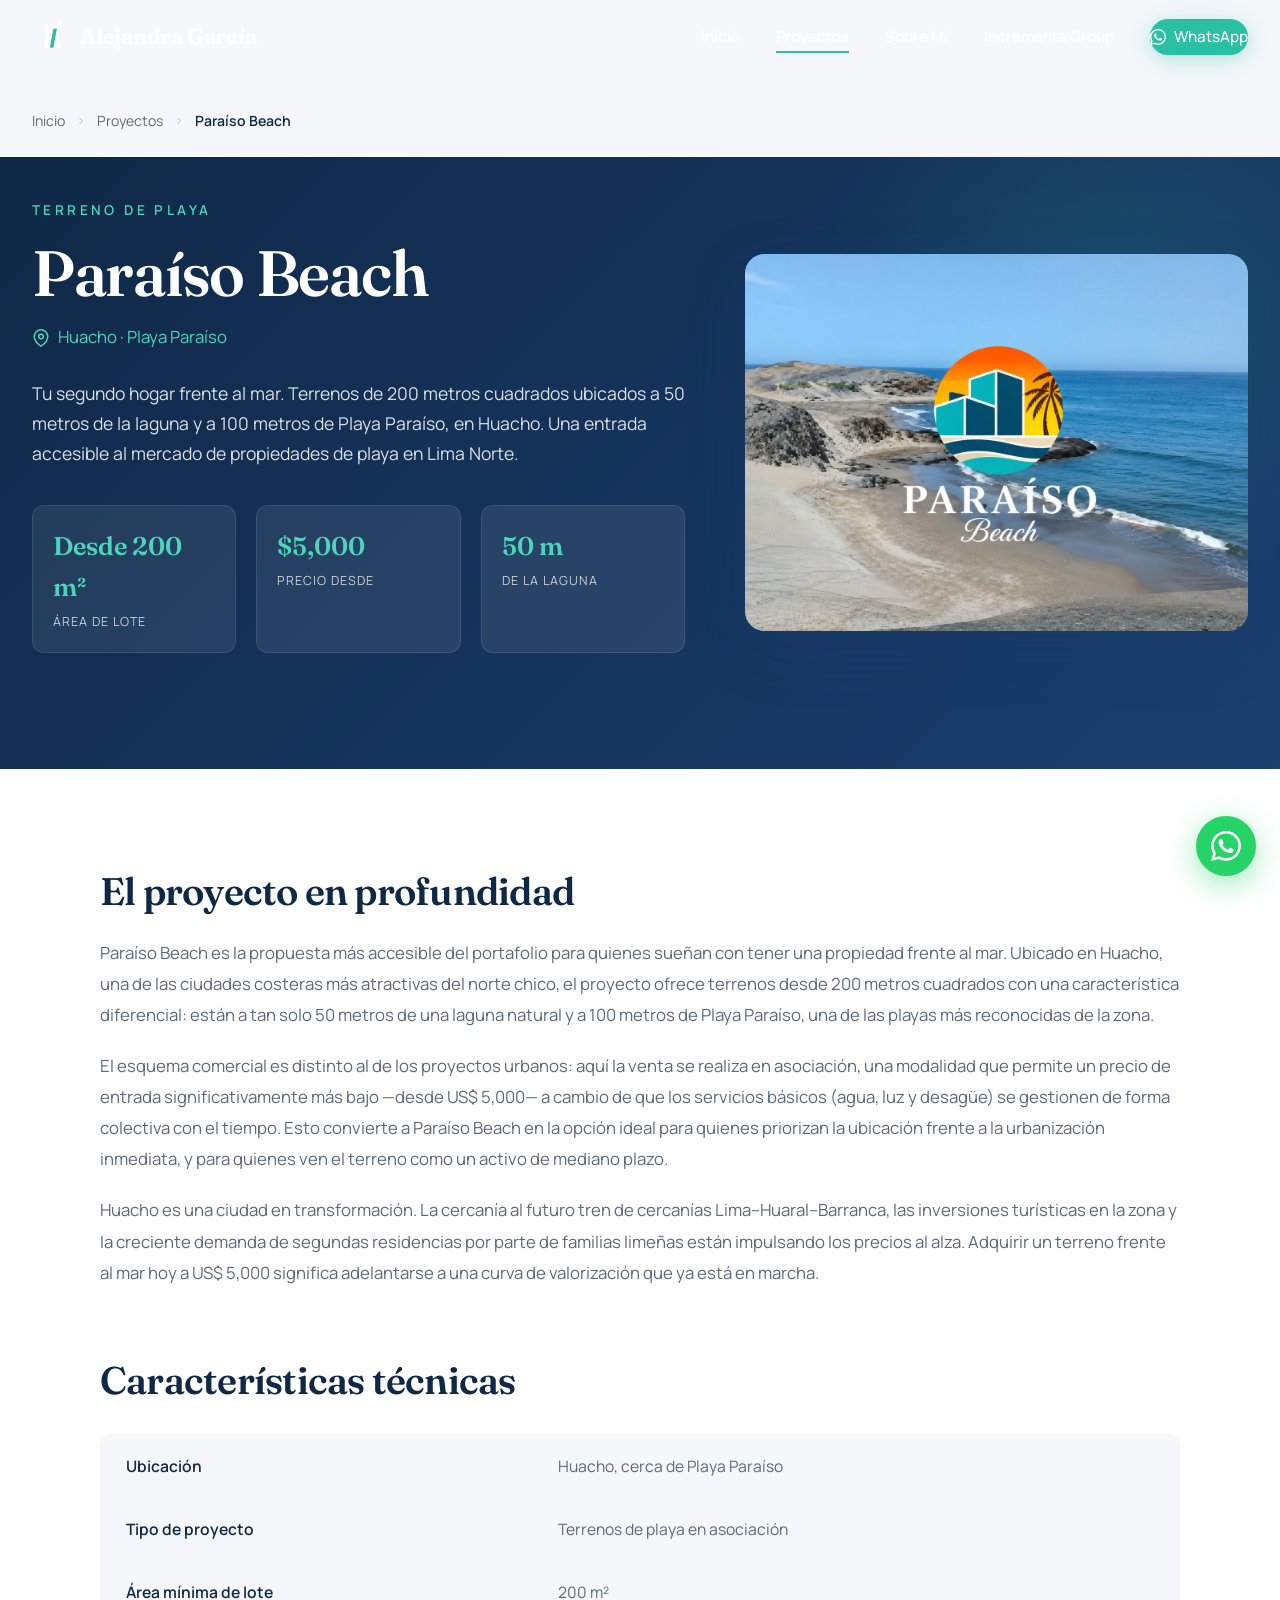
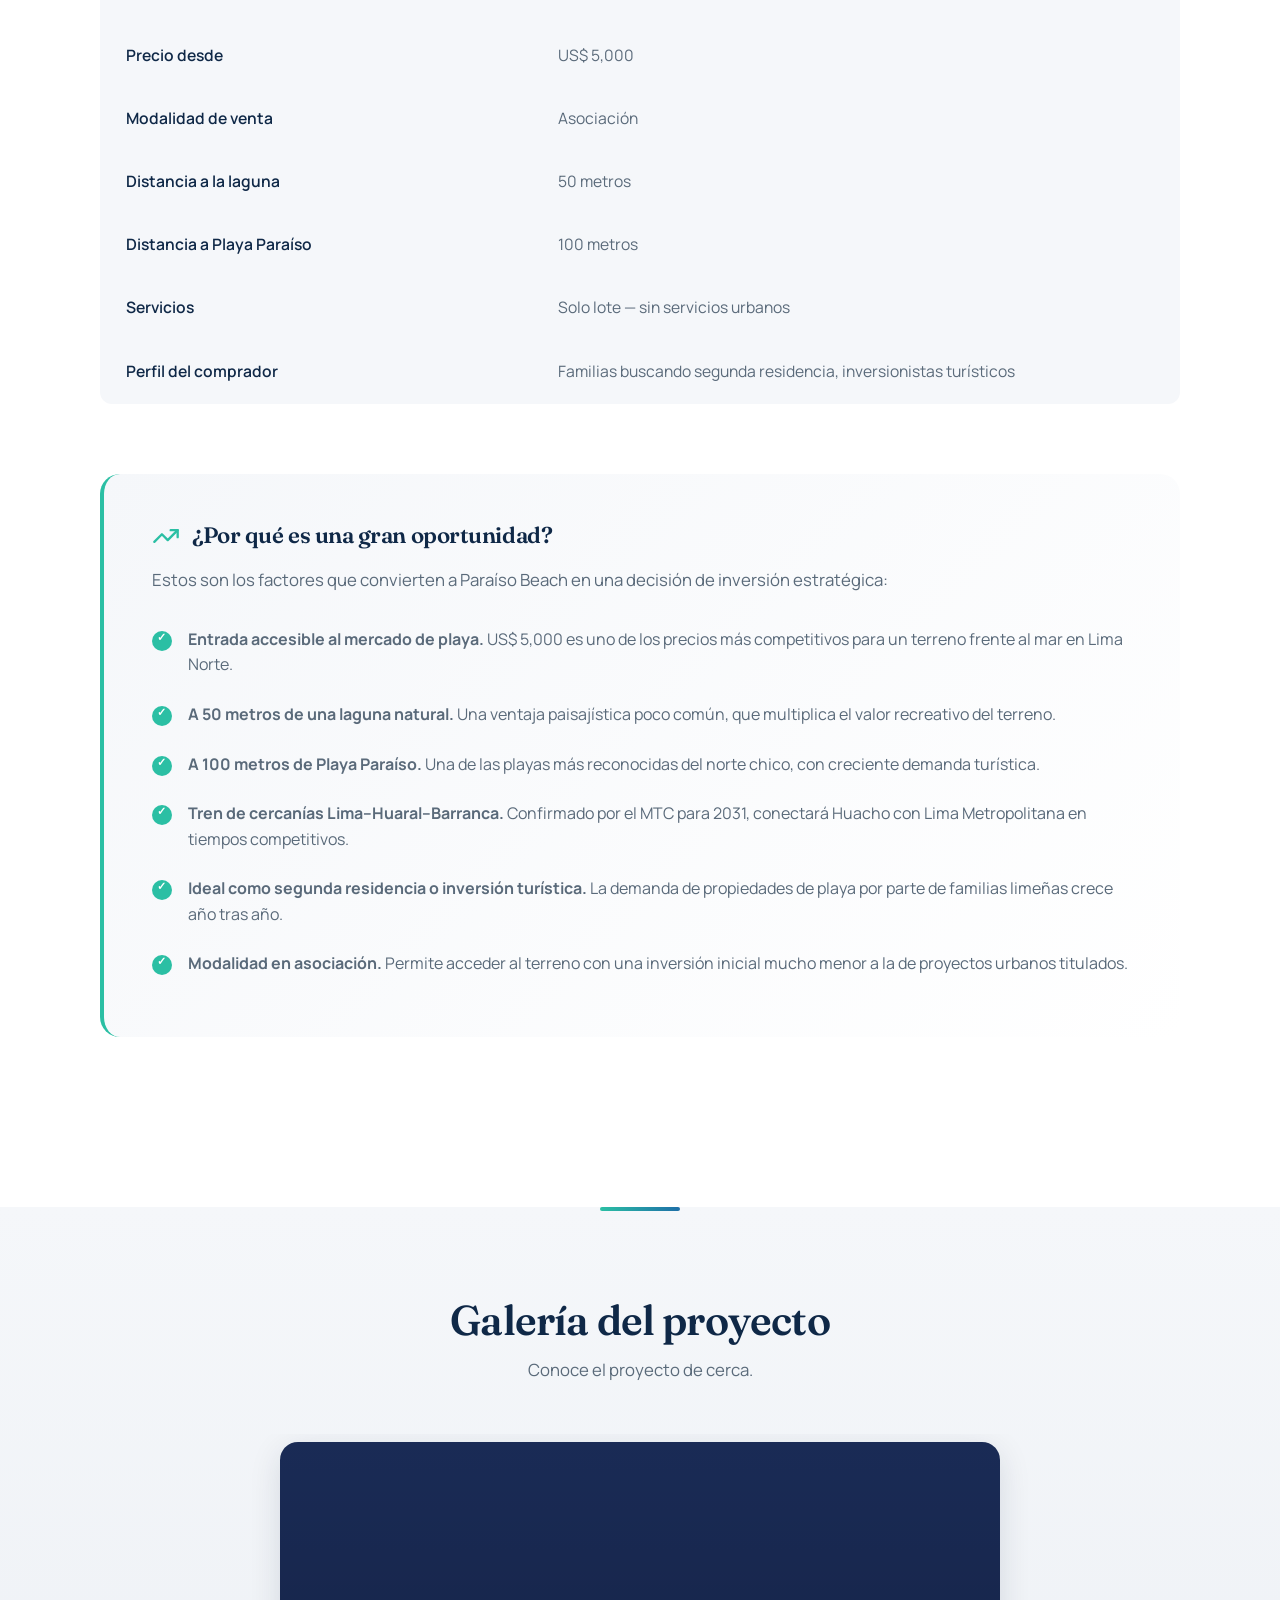
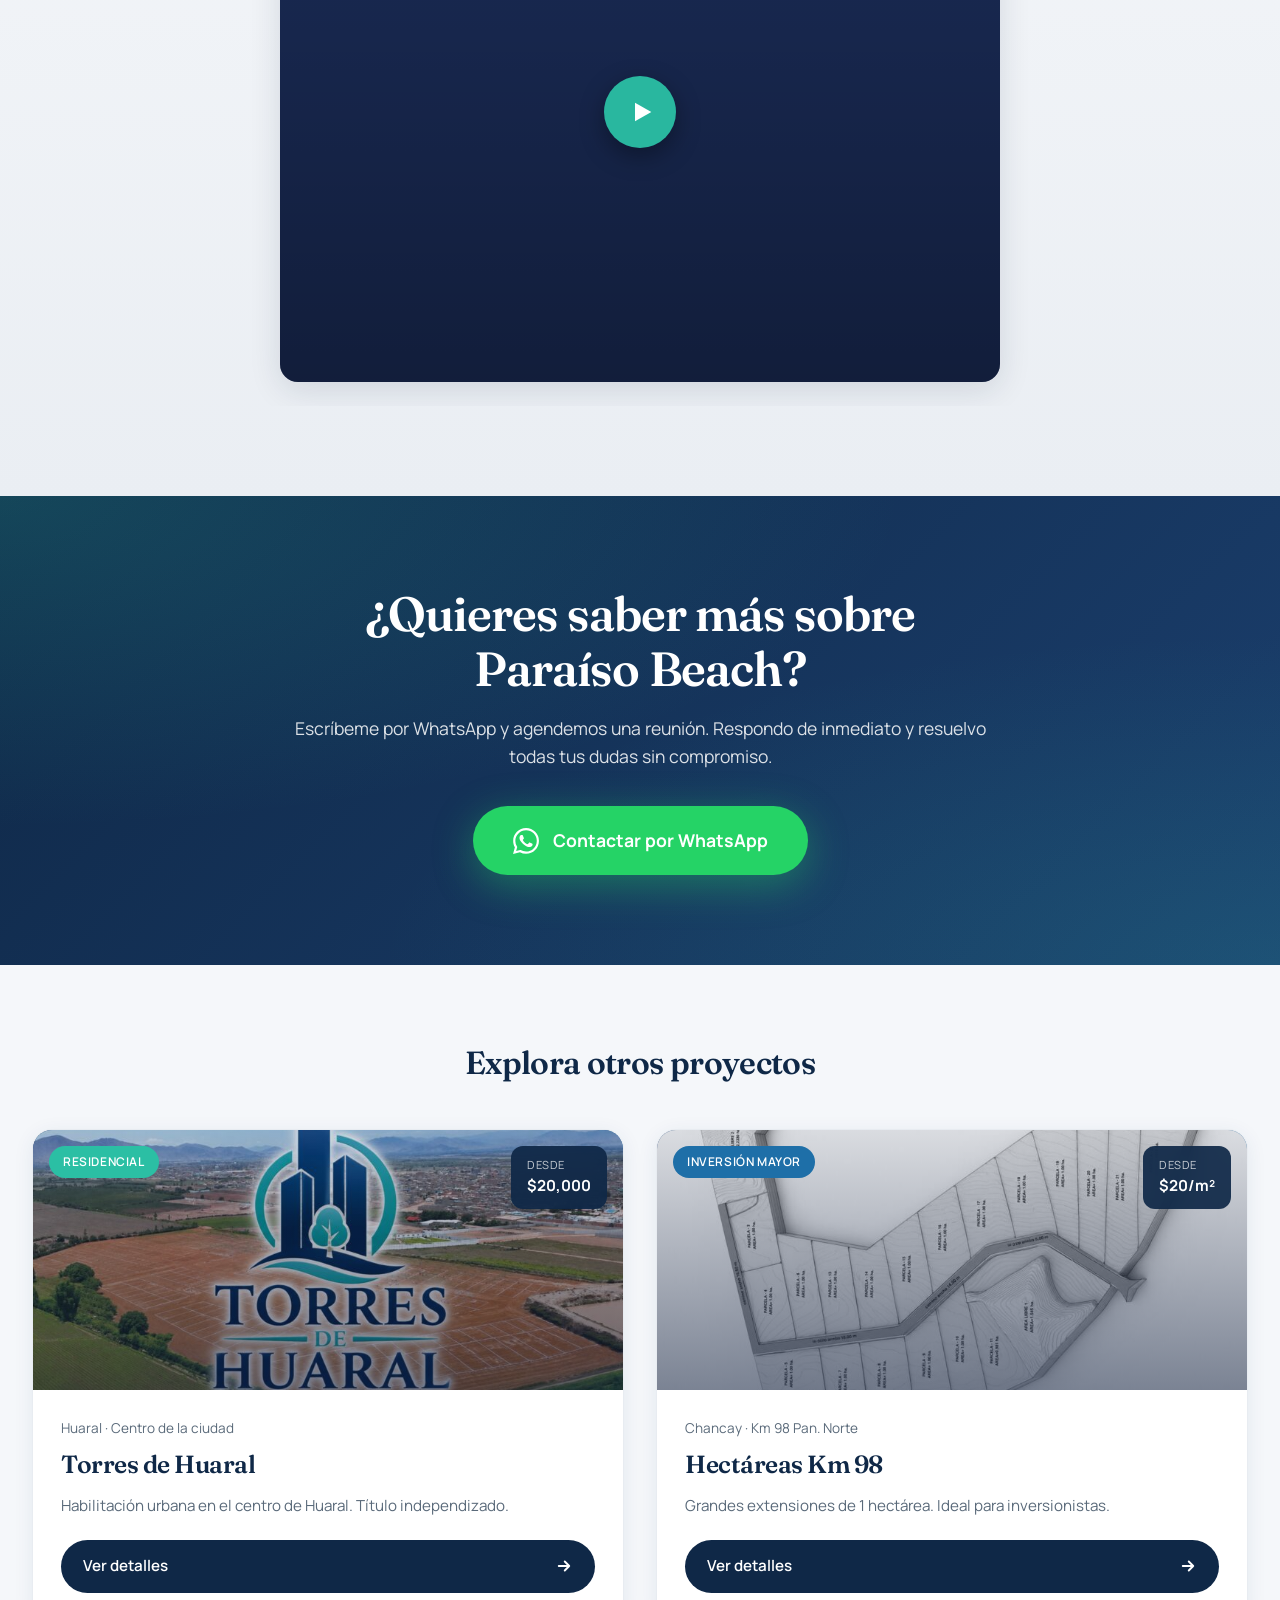
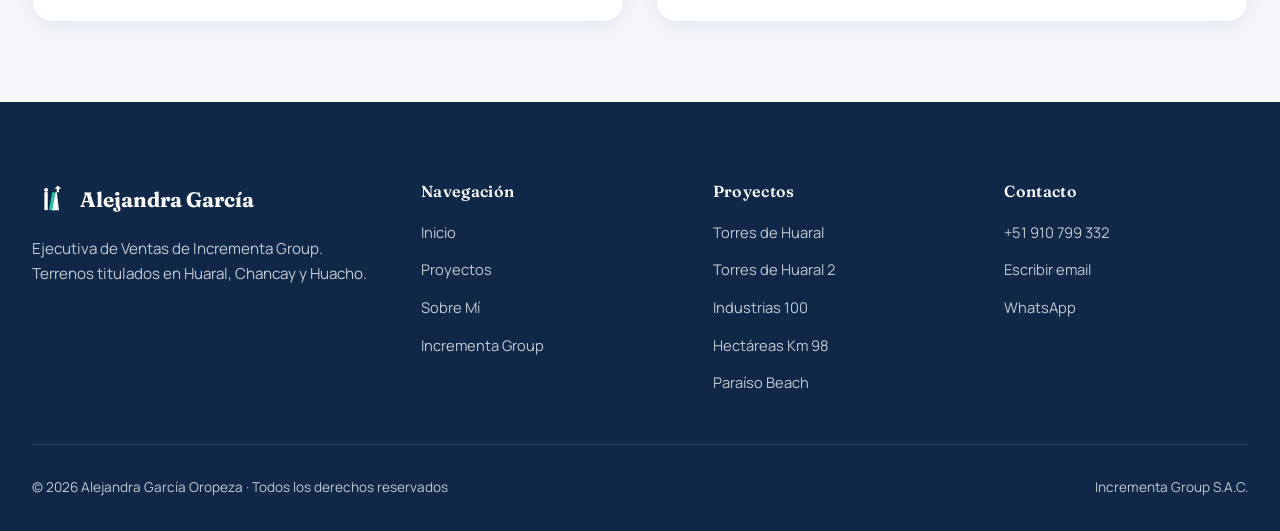
<file: costa-beach.html>
<!DOCTYPE html>
<html lang="es">
<head>
  <meta charset="UTF-8">
  <meta name="viewport" content="width=device-width, initial-scale=1.0, viewport-fit=cover">
  <meta name="theme-color" content="#1B3F6E">

  <title>Paraíso Beach | Alejandra García</title>
  <meta name="description" content="Terrenos de playa en Huacho. A 50 metros de laguna y 100 metros de Playa Paraíso. Desde $5,000. La oportunidad de tener tu segundo hogar frente al mar.">

  <meta property="og:type" content="article">
  <meta property="og:title" content="Paraíso Beach | Incrementa Group">
  <meta property="og:description" content="Terrenos de playa en Huacho. A 50 metros de laguna y 100 metros de Playa Paraíso. Desde $5,000. La oportunidad de tener tu segundo hogar frente al mar.">

  <link rel="icon" type="image/svg+xml" href="favicon.svg">
  <link rel="preconnect" href="https://fonts.googleapis.com">
  <link rel="preconnect" href="https://fonts.gstatic.com" crossorigin>
  <link href="https://fonts.googleapis.com/css2?family=Fraunces:ital,opsz,wght@0,9..144,400;0,9..144,500;0,9..144,600;0,9..144,700;1,9..144,500&family=Manrope:wght@300;400;500;600;700&display=swap" rel="stylesheet">
  <link rel="stylesheet" href="estilos.css">
</head>
<body>

  <nav class="navbar scrolled" id="navbar">
    <div class="navbar-contenedor">
      <a href="index.html" class="navbar-logo" aria-label="Inicio">
        <svg class="navbar-logo-icono" viewBox="0 0 64 64" xmlns="http://www.w3.org/2000/svg">
          <path d="M22 18 L22 50 L28 50 L28 18 Z" fill="#FFFFFF"/>
          <circle cx="25" cy="14" r="3.5" fill="#FFFFFF"/>
          <path d="M30 50 L36 18 L42 18 L42 50 Z" fill="#2BBFA4"/>
          <path d="M36 50 L42 18 L48 18 L48 12 L52 12 L46 6 L40 12 L44 12 L44 18 L48 50 Z" fill="#FFFFFF"/>
        </svg>
        <span>Alejandra García</span>
      </a>
      <button class="menu-hamburguesa" aria-label="Abrir menú"><span></span><span></span><span></span></button>
      <ul class="navbar-menu">
        <li><a href="index.html">Inicio</a></li>
        <li><a href="index.html#proyectos" class="activo">Proyectos</a></li>
        <li><a href="index.html#alejandra">Sobre Mí</a></li>
        <li><a href="index.html#empresa">Incrementa Group</a></li>
        <li><a href="https://wa.me/51910799332?text=%C2%A1Hola%21%20Estoy%20interesado%20en%20el%20proyecto%20Costa%20Beach%20%C2%BFPodemos%20agendar%20una%20reuni%C3%B3n%3F" target="_blank" rel="noopener" class="navbar-cta">
          <svg width="16" height="16" viewBox="0 0 24 24" fill="currentColor"><path d="M17.472 14.382c-.297-.149-1.758-.867-2.03-.967-.273-.099-.471-.148-.67.15-.197.297-.767.966-.94 1.164-.173.199-.347.223-.644.075-.297-.15-1.255-.463-2.39-1.475-.883-.788-1.48-1.761-1.653-2.059-.173-.297-.018-.458.13-.606.134-.133.298-.347.446-.52.149-.174.198-.298.298-.497.099-.198.05-.371-.025-.52-.075-.149-.669-1.612-.916-2.207-.242-.579-.487-.5-.669-.51-.173-.008-.371-.01-.57-.01-.198 0-.52.074-.792.372-.272.297-1.04 1.016-1.04 2.479 0 1.462 1.065 2.875 1.213 3.074.149.198 2.096 3.2 5.077 4.487.709.306 1.262.489 1.694.625.712.227 1.36.195 1.871.118.571-.085 1.758-.719 2.006-1.413.248-.694.248-1.289.173-1.413-.074-.124-.272-.198-.57-.347m-5.421 7.403h-.004a9.87 9.87 0 01-5.031-1.378l-.361-.214-3.741.982.998-3.648-.235-.374a9.86 9.86 0 01-1.51-5.26c.001-5.45 4.436-9.884 9.888-9.884 2.64 0 5.122 1.03 6.988 2.898a9.825 9.825 0 012.893 6.994c-.003 5.45-4.437 9.884-9.885 9.884m8.413-18.297A11.815 11.815 0 0012.05 0C5.495 0 .16 5.335.157 11.892c0 2.096.547 4.142 1.588 5.945L.057 24l6.305-1.654a11.882 11.882 0 005.683 1.448h.005c6.554 0 11.89-5.335 11.893-11.893a11.821 11.821 0 00-3.48-8.413z"/></svg>
          WhatsApp
        </a></li>
      </ul>
    </div>
  </nav>

  <div class="breadcrumb">
    <div class="breadcrumb-contenedor">
      <a href="index.html">Inicio</a>
      <svg width="12" height="12" viewBox="0 0 24 24" fill="none" stroke="currentColor" stroke-width="2"><polyline points="9 18 15 12 9 6"/></svg>
      <a href="index.html#proyectos">Proyectos</a>
      <svg width="12" height="12" viewBox="0 0 24 24" fill="none" stroke="currentColor" stroke-width="2"><polyline points="9 18 15 12 9 6"/></svg>
      <span class="breadcrumb-actual">Paraíso Beach</span>
    </div>
  </div>

  <section class="proyecto-hero">
    <div class="proyecto-hero-contenedor">
      <div class="proyecto-hero-info">
        <span class="seccion-etiqueta">Terreno de Playa</span>
        <h1 class="proyecto-hero-titulo">Paraíso Beach</h1>
        <div class="proyecto-hero-ubicacion">
          <svg width="18" height="18" viewBox="0 0 24 24" fill="none" stroke="currentColor" stroke-width="2" stroke-linecap="round" stroke-linejoin="round"><path d="M21 10c0 7-9 13-9 13s-9-6-9-13a9 9 0 0 1 18 0z"/><circle cx="12" cy="10" r="3"/></svg>
          Huacho · Playa Paraíso
        </div>
        <p class="proyecto-hero-resumen">Tu segundo hogar frente al mar. Terrenos de 200 metros cuadrados ubicados a 50 metros de la laguna y a 100 metros de Playa Paraíso, en Huacho. Una entrada accesible al mercado de propiedades de playa en Lima Norte.</p>

        <div class="proyecto-hero-stats">
          <div class="proyecto-stat">
            <div class="proyecto-stat-valor">Desde 200 m²</div>
            <div class="proyecto-stat-etiqueta">Área de lote</div>
          </div>
          <div class="proyecto-stat">
            <div class="proyecto-stat-valor">$5,000</div>
            <div class="proyecto-stat-etiqueta">Precio desde</div>
          </div>
          <div class="proyecto-stat">
            <div class="proyecto-stat-valor">50 m</div>
            <div class="proyecto-stat-etiqueta">De la laguna</div>
          </div>
        </div>
      </div>

      <div class="proyecto-hero-imagen">
        <img src="imagenes/hero-costa-beach.jpg" alt="Paraíso Beach — Vista de la playa" width="1322" height="940" fetchpriority="high">
      </div>
    </div>
  </section>

  <section class="proyecto-detalle">
    <div class="proyecto-detalle-contenedor">

      <div class="proyecto-detalle-bloque">
        <h2>El proyecto en profundidad</h2>
        <p>Paraíso Beach es la propuesta más accesible del portafolio para quienes sueñan con tener una propiedad frente al mar. Ubicado en Huacho, una de las ciudades costeras más atractivas del norte chico, el proyecto ofrece terrenos desde 200 metros cuadrados con una característica diferencial: están a tan solo 50 metros de una laguna natural y a 100 metros de Playa Paraíso, una de las playas más reconocidas de la zona.</p>
        <p>El esquema comercial es distinto al de los proyectos urbanos: aquí la venta se realiza en asociación, una modalidad que permite un precio de entrada significativamente más bajo —desde US$ 5,000— a cambio de que los servicios básicos (agua, luz y desagüe) se gestionen de forma colectiva con el tiempo. Esto convierte a Paraíso Beach en la opción ideal para quienes priorizan la ubicación frente a la urbanización inmediata, y para quienes ven el terreno como un activo de mediano plazo.</p>
        <p>Huacho es una ciudad en transformación. La cercanía al futuro tren de cercanías Lima–Huaral–Barranca, las inversiones turísticas en la zona y la creciente demanda de segundas residencias por parte de familias limeñas están impulsando los precios al alza. Adquirir un terreno frente al mar hoy a US$ 5,000 significa adelantarse a una curva de valorización que ya está en marcha.</p>
      </div>

      <div class="proyecto-detalle-bloque">
        <h2>Características técnicas</h2>
        <table class="proyecto-tabla">
          <tr><td>Ubicación</td><td>Huacho, cerca de Playa Paraíso</td></tr>
          <tr><td>Tipo de proyecto</td><td>Terrenos de playa en asociación</td></tr>
          <tr><td>Área mínima de lote</td><td>200 m²</td></tr>
          <tr><td>Precio desde</td><td>US$ 5,000</td></tr>
          <tr><td>Modalidad de venta</td><td>Asociación</td></tr>
          <tr><td>Distancia a la laguna</td><td>50 metros</td></tr>
          <tr><td>Distancia a Playa Paraíso</td><td>100 metros</td></tr>
          <tr><td>Servicios</td><td>Solo lote — sin servicios urbanos</td></tr>
          <tr><td>Perfil del comprador</td><td>Familias buscando segunda residencia, inversionistas turísticos</td></tr>
        </table>
      </div>

      <div class="proyecto-detalle-bloque">
        <div class="oportunidad-bloque">
          <h3>
            <svg width="28" height="28" viewBox="0 0 24 24" fill="none" stroke="#2BBFA4" stroke-width="2" stroke-linecap="round" stroke-linejoin="round"><polyline points="22 7 13.5 15.5 8.5 10.5 2 17"/><polyline points="16 7 22 7 22 13"/></svg>
            ¿Por qué es una gran oportunidad?
          </h3>
          <p>Estos son los factores que convierten a Paraíso Beach en una decisión de inversión estratégica:</p>
          <ul>
            <li><strong>Entrada accesible al mercado de playa.</strong> US$ 5,000 es uno de los precios más competitivos para un terreno frente al mar en Lima Norte.</li>
            <li><strong>A 50 metros de una laguna natural.</strong> Una ventaja paisajística poco común, que multiplica el valor recreativo del terreno.</li>
            <li><strong>A 100 metros de Playa Paraíso.</strong> Una de las playas más reconocidas del norte chico, con creciente demanda turística.</li>
            <li><strong>Tren de cercanías Lima–Huaral–Barranca.</strong> Confirmado por el MTC para 2031, conectará Huacho con Lima Metropolitana en tiempos competitivos.</li>
            <li><strong>Ideal como segunda residencia o inversión turística.</strong> La demanda de propiedades de playa por parte de familias limeñas crece año tras año.</li>
            <li><strong>Modalidad en asociación.</strong> Permite acceder al terreno con una inversión inicial mucho menor a la de proyectos urbanos titulados.</li>
          </ul>
        </div>
      </div>

    </div>
  </section>

  <!-- GALERÍA -->
  <section class="proyecto-galeria">
    <div class="proyecto-galeria-contenedor">
      <div class="proyecto-galeria-header">
        <h2>Galería del proyecto</h2>
        <p class="proyecto-galeria-subtitulo">Conoce el proyecto de cerca.</p>
      </div>

      <div class="carrusel carrusel-unico">
        <div class="carrusel-pista">

          <div class="carrusel-slide">
            <div class="carrusel-slide-video" onclick="abrirLightbox('videos/galeria-costa-beach.mp4', 'video')">
              <video src="videos/galeria-costa-beach.mp4" muted playsinline preload="metadata"></video>
              <div class="play-overlay">
                <div class="play-overlay-circulo">
                  <svg width="28" height="28" viewBox="0 0 24 24" fill="white"><polygon points="6,4 20,12 6,20"/></svg>
                </div>
              </div>
            </div>
          </div>

        </div>
      </div>
    </div>
  </section>

  <!-- LIGHTBOX -->
  <div class="galeria-lightbox" id="galeria-lightbox" onclick="cerrarLightbox(event)">
    <button class="galeria-lightbox-cerrar" onclick="cerrarLightbox(event)" aria-label="Cerrar">
      <svg width="22" height="22" viewBox="0 0 24 24" fill="none" stroke="currentColor" stroke-width="2.5" stroke-linecap="round" stroke-linejoin="round"><line x1="18" y1="6" x2="6" y2="18"/><line x1="6" y1="6" x2="18" y2="18"/></svg>
    </button>
    <div class="galeria-lightbox-contenido" id="galeria-lightbox-contenido"></div>
  </div>

  <section class="cta-proyecto">
    <div class="cta-proyecto-contenedor">
      <h2>¿Quieres saber más sobre Paraíso Beach?</h2>
      <p>Escríbeme por WhatsApp y agendemos una reunión. Respondo de inmediato y resuelvo todas tus dudas sin compromiso.</p>
      <a href="https://wa.me/51910799332?text=%C2%A1Hola%21%20Estoy%20interesado%20en%20el%20proyecto%20Costa%20Beach%20%C2%BFPodemos%20agendar%20una%20reuni%C3%B3n%3F" target="_blank" rel="noopener" class="boton-whatsapp-grande">
        <svg width="26" height="26" viewBox="0 0 24 24" fill="currentColor"><path d="M17.472 14.382c-.297-.149-1.758-.867-2.03-.967-.273-.099-.471-.148-.67.15-.197.297-.767.966-.94 1.164-.173.199-.347.223-.644.075-.297-.15-1.255-.463-2.39-1.475-.883-.788-1.48-1.761-1.653-2.059-.173-.297-.018-.458.13-.606.134-.133.298-.347.446-.52.149-.174.198-.298.298-.497.099-.198.05-.371-.025-.52-.075-.149-.669-1.612-.916-2.207-.242-.579-.487-.5-.669-.51-.173-.008-.371-.01-.57-.01-.198 0-.52.074-.792.372-.272.297-1.04 1.016-1.04 2.479 0 1.462 1.065 2.875 1.213 3.074.149.198 2.096 3.2 5.077 4.487.709.306 1.262.489 1.694.625.712.227 1.36.195 1.871.118.571-.085 1.758-.719 2.006-1.413.248-.694.248-1.289.173-1.413-.074-.124-.272-.198-.57-.347m-5.421 7.403h-.004a9.87 9.87 0 01-5.031-1.378l-.361-.214-3.741.982.998-3.648-.235-.374a9.86 9.86 0 01-1.51-5.26c.001-5.45 4.436-9.884 9.888-9.884 2.64 0 5.122 1.03 6.988 2.898a9.825 9.825 0 012.893 6.994c-.003 5.45-4.437 9.884-9.885 9.884m8.413-18.297A11.815 11.815 0 0012.05 0C5.495 0 .16 5.335.157 11.892c0 2.096.547 4.142 1.588 5.945L.057 24l6.305-1.654a11.882 11.882 0 005.683 1.448h.005c6.554 0 11.89-5.335 11.893-11.893a11.821 11.821 0 00-3.48-8.413z"/></svg>
        Contactar por WhatsApp
      </a>
    </div>
  </section>

  <section class="relacionados">
    <div class="relacionados-contenedor">
      <h2>Explora otros proyectos</h2>
      <div class="relacionados-grid">
        <article class="proyecto">
          <div class="proyecto-imagen">
            <span class="proyecto-etiqueta">Residencial</span>
            <div class="proyecto-precio-badge"><span>Desde</span>$20,000</div>
            <img src="imagenes/hero-torres-huaral-thumb.jpg" alt="Torres de Huaral" class="proyecto-imagen-real" loading="lazy">
            <div class="proyecto-imagen-placeholder" aria-hidden="true">
              <svg width="64" height="64" viewBox="0 0 24 24" fill="none" stroke="currentColor" stroke-width="1.5" stroke-linecap="round" stroke-linejoin="round"><path d="M3 21h18M5 21V8l7-5 7 5v13M10 21V11h4v10"/></svg>
              <span>Torres de Huaral</span>
            </div>
          </div>
          <div class="proyecto-cuerpo">
            <div class="proyecto-ubicacion">Huaral · Centro de la ciudad</div>
            <h3 class="proyecto-nombre">Torres de Huaral</h3>
            <p class="proyecto-descripcion">Habilitación urbana en el centro de Huaral. Título independizado.</p>
            <a href="torres-de-huaral.html" class="proyecto-link">
              Ver detalles <svg width="18" height="18" viewBox="0 0 24 24" fill="none" stroke="currentColor" stroke-width="2.5" stroke-linecap="round" stroke-linejoin="round"><path d="M5 12h14M13 6l6 6-6 6"/></svg>
            </a>
          </div>
        </article>

        <article class="proyecto">
          <div class="proyecto-imagen">
            <span class="proyecto-etiqueta industrial">Inversión Mayor</span>
            <div class="proyecto-precio-badge"><span>Desde</span>$20/m²</div>
            <img src="imagenes/hero-hectareas-km98-thumb.jpg" alt="Hectáreas Km 98" class="proyecto-imagen-real" loading="lazy">
            <div class="proyecto-imagen-placeholder" aria-hidden="true">
              <svg width="64" height="64" viewBox="0 0 24 24" fill="none" stroke="currentColor" stroke-width="1.5" stroke-linecap="round" stroke-linejoin="round"><rect x="3" y="3" width="18" height="18" rx="2"/><line x1="3" y1="9" x2="21" y2="9"/><line x1="3" y1="15" x2="21" y2="15"/><line x1="9" y1="3" x2="9" y2="21"/><line x1="15" y1="3" x2="15" y2="21"/></svg>
              <span>Hectáreas Km 98</span>
            </div>
          </div>
          <div class="proyecto-cuerpo">
            <div class="proyecto-ubicacion">Chancay · Km 98 Pan. Norte</div>
            <h3 class="proyecto-nombre">Hectáreas Km 98</h3>
            <p class="proyecto-descripcion">Grandes extensiones de 1 hectárea. Ideal para inversionistas.</p>
            <a href="hectareas-km98.html" class="proyecto-link">
              Ver detalles <svg width="18" height="18" viewBox="0 0 24 24" fill="none" stroke="currentColor" stroke-width="2.5" stroke-linecap="round" stroke-linejoin="round"><path d="M5 12h14M13 6l6 6-6 6"/></svg>
            </a>
          </div>
        </article>
      </div>
    </div>
  </section>

  <footer class="footer">
    <div class="footer-grid">
      <div class="footer-marca">
        <div class="footer-marca-logo">
          <svg width="36" height="36" viewBox="0 0 64 64" xmlns="http://www.w3.org/2000/svg">
            <path d="M22 18 L22 50 L28 50 L28 18 Z" fill="#FFFFFF"/>
            <circle cx="25" cy="14" r="3.5" fill="#FFFFFF"/>
            <path d="M30 50 L36 18 L42 18 L42 50 Z" fill="#2BBFA4"/>
            <path d="M36 50 L42 18 L48 18 L48 12 L52 12 L46 6 L40 12 L44 12 L44 18 L48 50 Z" fill="#FFFFFF"/>
          </svg>
          <span>Alejandra García</span>
        </div>
        <p>Ejecutiva de Ventas de Incrementa Group. Terrenos titulados en Huaral, Chancay y Huacho.</p>
      </div>
      <div>
        <h4 class="footer-titulo">Navegación</h4>
        <ul class="footer-lista">
          <li><a href="index.html">Inicio</a></li>
          <li><a href="index.html#proyectos">Proyectos</a></li>
          <li><a href="index.html#alejandra">Sobre Mí</a></li>
          <li><a href="index.html#empresa">Incrementa Group</a></li>
        </ul>
      </div>
      <div>
        <h4 class="footer-titulo">Proyectos</h4>
        <ul class="footer-lista">
          <li><a href="torres-de-huaral.html">Torres de Huaral</a></li>
          <li><a href="torres-de-huaral-2.html">Torres de Huaral 2</a></li>
          <li><a href="industrias-100.html">Industrias 100</a></li>
          <li><a href="hectareas-km98.html">Hectáreas Km 98</a></li>
          <li><a href="costa-beach.html">Paraíso Beach</a></li>
        </ul>
      </div>
      <div>
        <h4 class="footer-titulo">Contacto</h4>
        <ul class="footer-lista">
          <li><a href="tel:+51910799332">+51 910 799 332</a></li>
          <li><a href="mailto:asesorainmobiliaria.alejandra@gmail.com">Escribir email</a></li>
          <li><a href="https://wa.me/51910799332" target="_blank" rel="noopener">WhatsApp</a></li>
        </ul>
      </div>
    </div>
    <div class="footer-bottom">
      <span>© 2026 Alejandra García Oropeza · Todos los derechos reservados</span>
      <span>Incrementa Group S.A.C.</span>
    </div>
  </footer>

  <a href="https://wa.me/51910799332?text=%C2%A1Hola%21%20Estoy%20interesado%20en%20el%20proyecto%20Costa%20Beach%20%C2%BFPodemos%20agendar%20una%20reuni%C3%B3n%3F" target="_blank" rel="noopener" class="whatsapp-flotante" aria-label="Contactar por WhatsApp">
    <svg width="30" height="30" viewBox="0 0 24 24" fill="currentColor"><path d="M17.472 14.382c-.297-.149-1.758-.867-2.03-.967-.273-.099-.471-.148-.67.15-.197.297-.767.966-.94 1.164-.173.199-.347.223-.644.075-.297-.15-1.255-.463-2.39-1.475-.883-.788-1.48-1.761-1.653-2.059-.173-.297-.018-.458.13-.606.134-.133.298-.347.446-.52.149-.174.198-.298.298-.497.099-.198.05-.371-.025-.52-.075-.149-.669-1.612-.916-2.207-.242-.579-.487-.5-.669-.51-.173-.008-.371-.01-.57-.01-.198 0-.52.074-.792.372-.272.297-1.04 1.016-1.04 2.479 0 1.462 1.065 2.875 1.213 3.074.149.198 2.096 3.2 5.077 4.487.709.306 1.262.489 1.694.625.712.227 1.36.195 1.871.118.571-.085 1.758-.719 2.006-1.413.248-.694.248-1.289.173-1.413-.074-.124-.272-.198-.57-.347m-5.421 7.403h-.004a9.87 9.87 0 01-5.031-1.378l-.361-.214-3.741.982.998-3.648-.235-.374a9.86 9.86 0 01-1.51-5.26c.001-5.45 4.436-9.884 9.888-9.884 2.64 0 5.122 1.03 6.988 2.898a9.825 9.825 0 012.893 6.994c-.003 5.45-4.437 9.884-9.885 9.884m8.413-18.297A11.815 11.815 0 0012.05 0C5.495 0 .16 5.335.157 11.892c0 2.096.547 4.142 1.588 5.945L.057 24l6.305-1.654a11.882 11.882 0 005.683 1.448h.005c6.554 0 11.89-5.335 11.893-11.893a11.821 11.821 0 00-3.48-8.413z"/></svg>
  </a>

  <script src="script.js"></script>
  <script src="carrusel-galeria.js"></script>
</body>
</html>
</file>
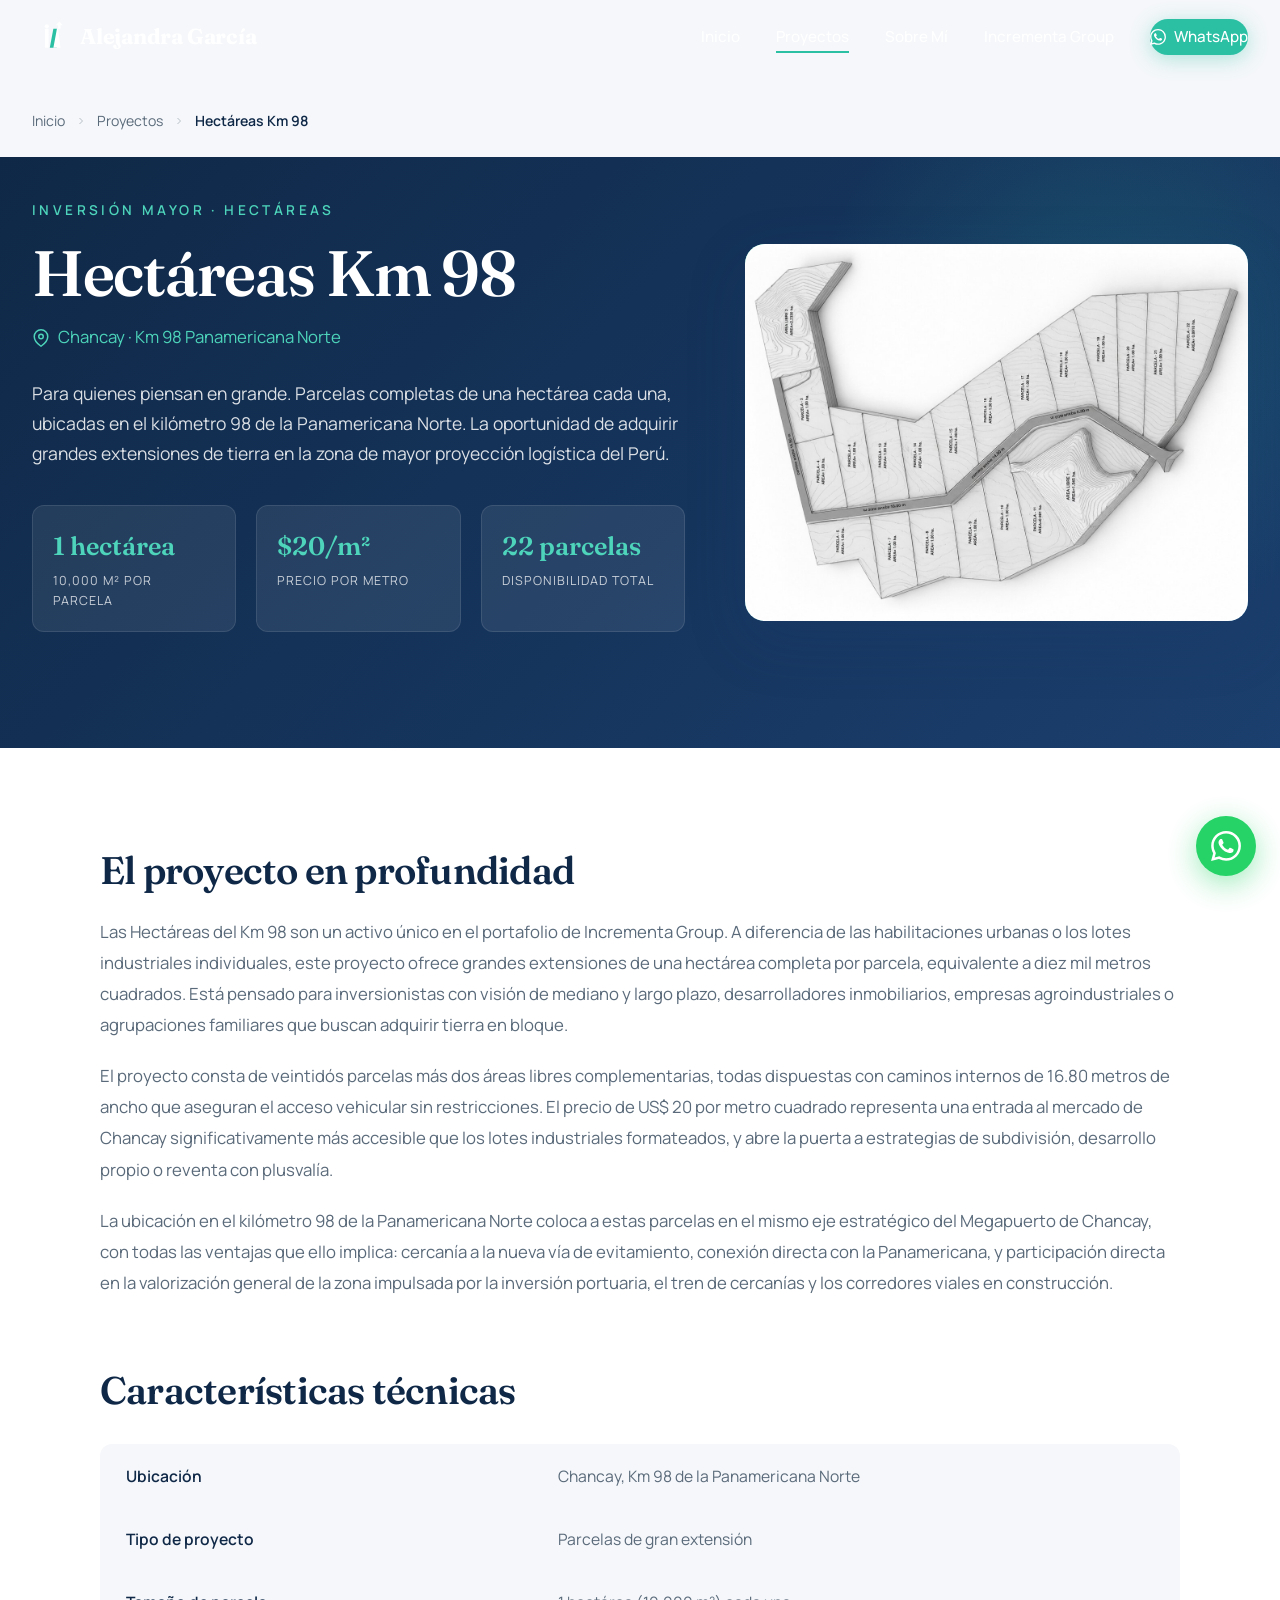
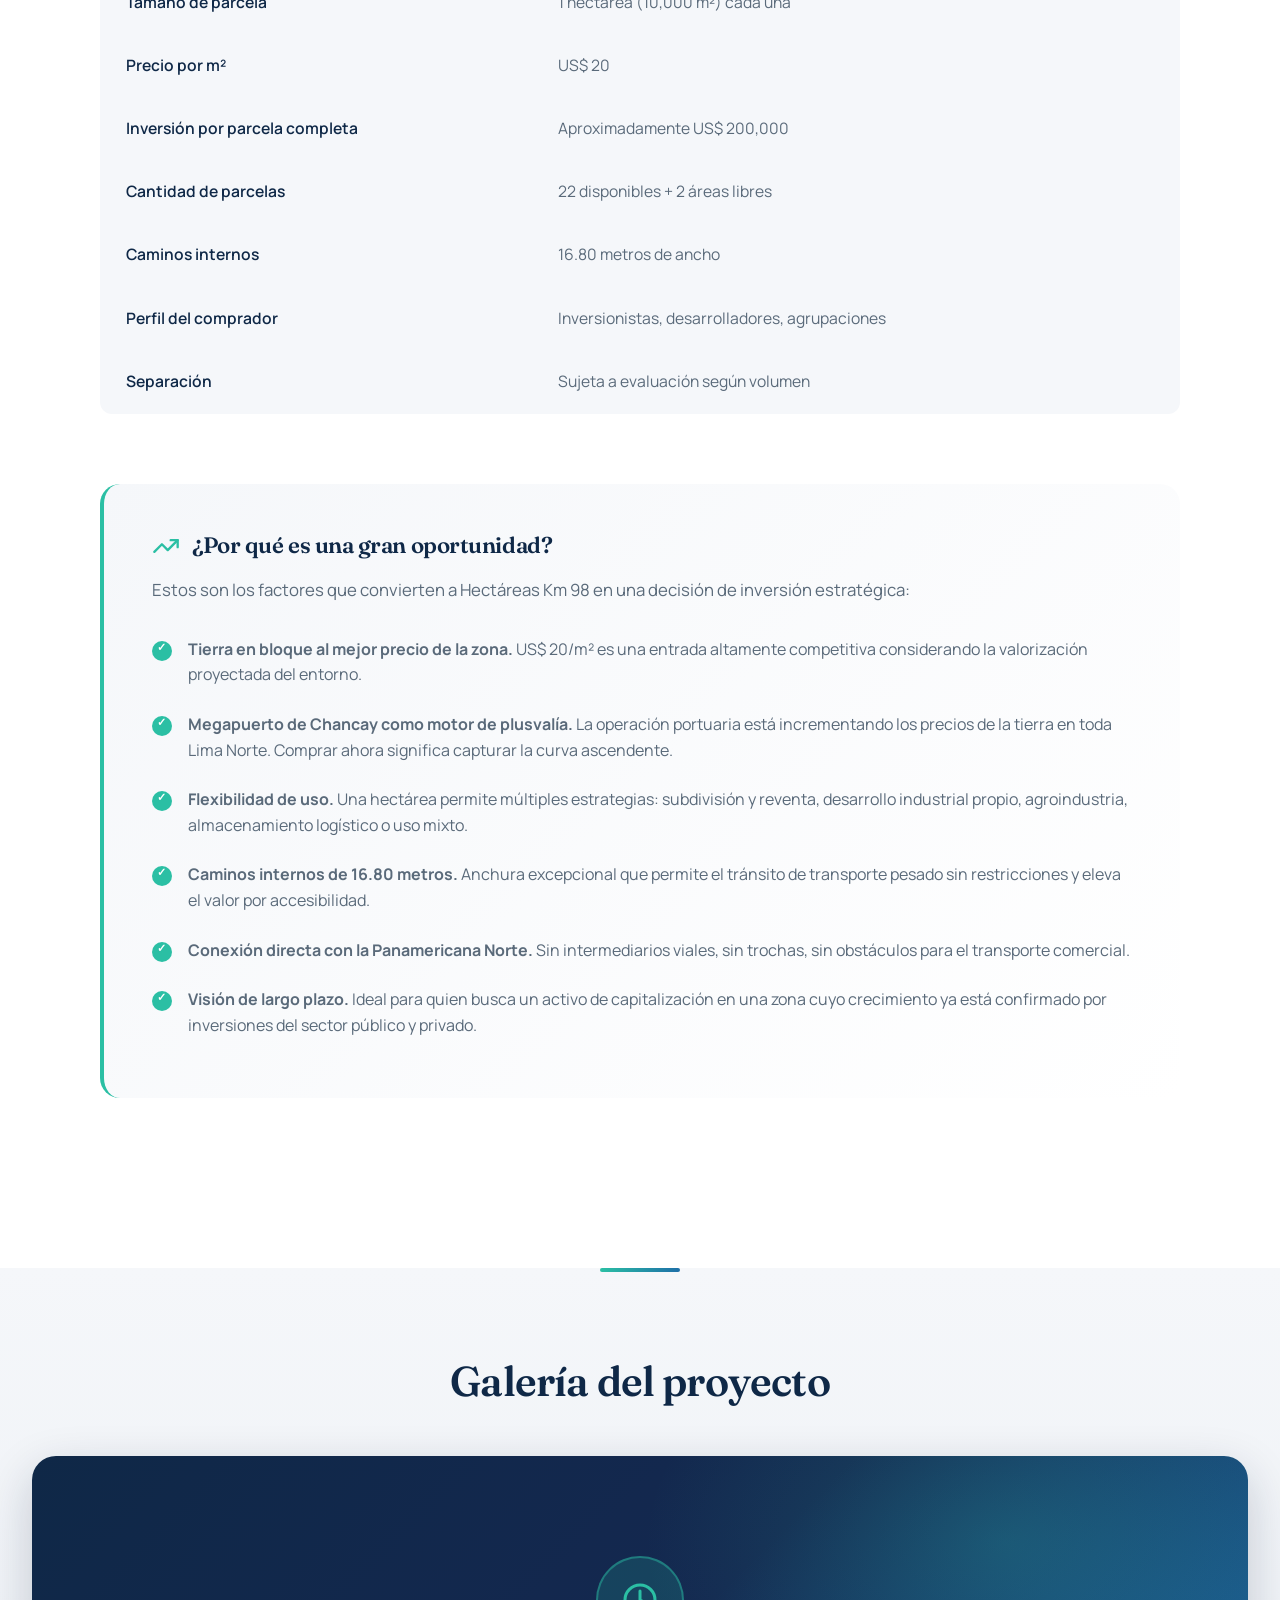
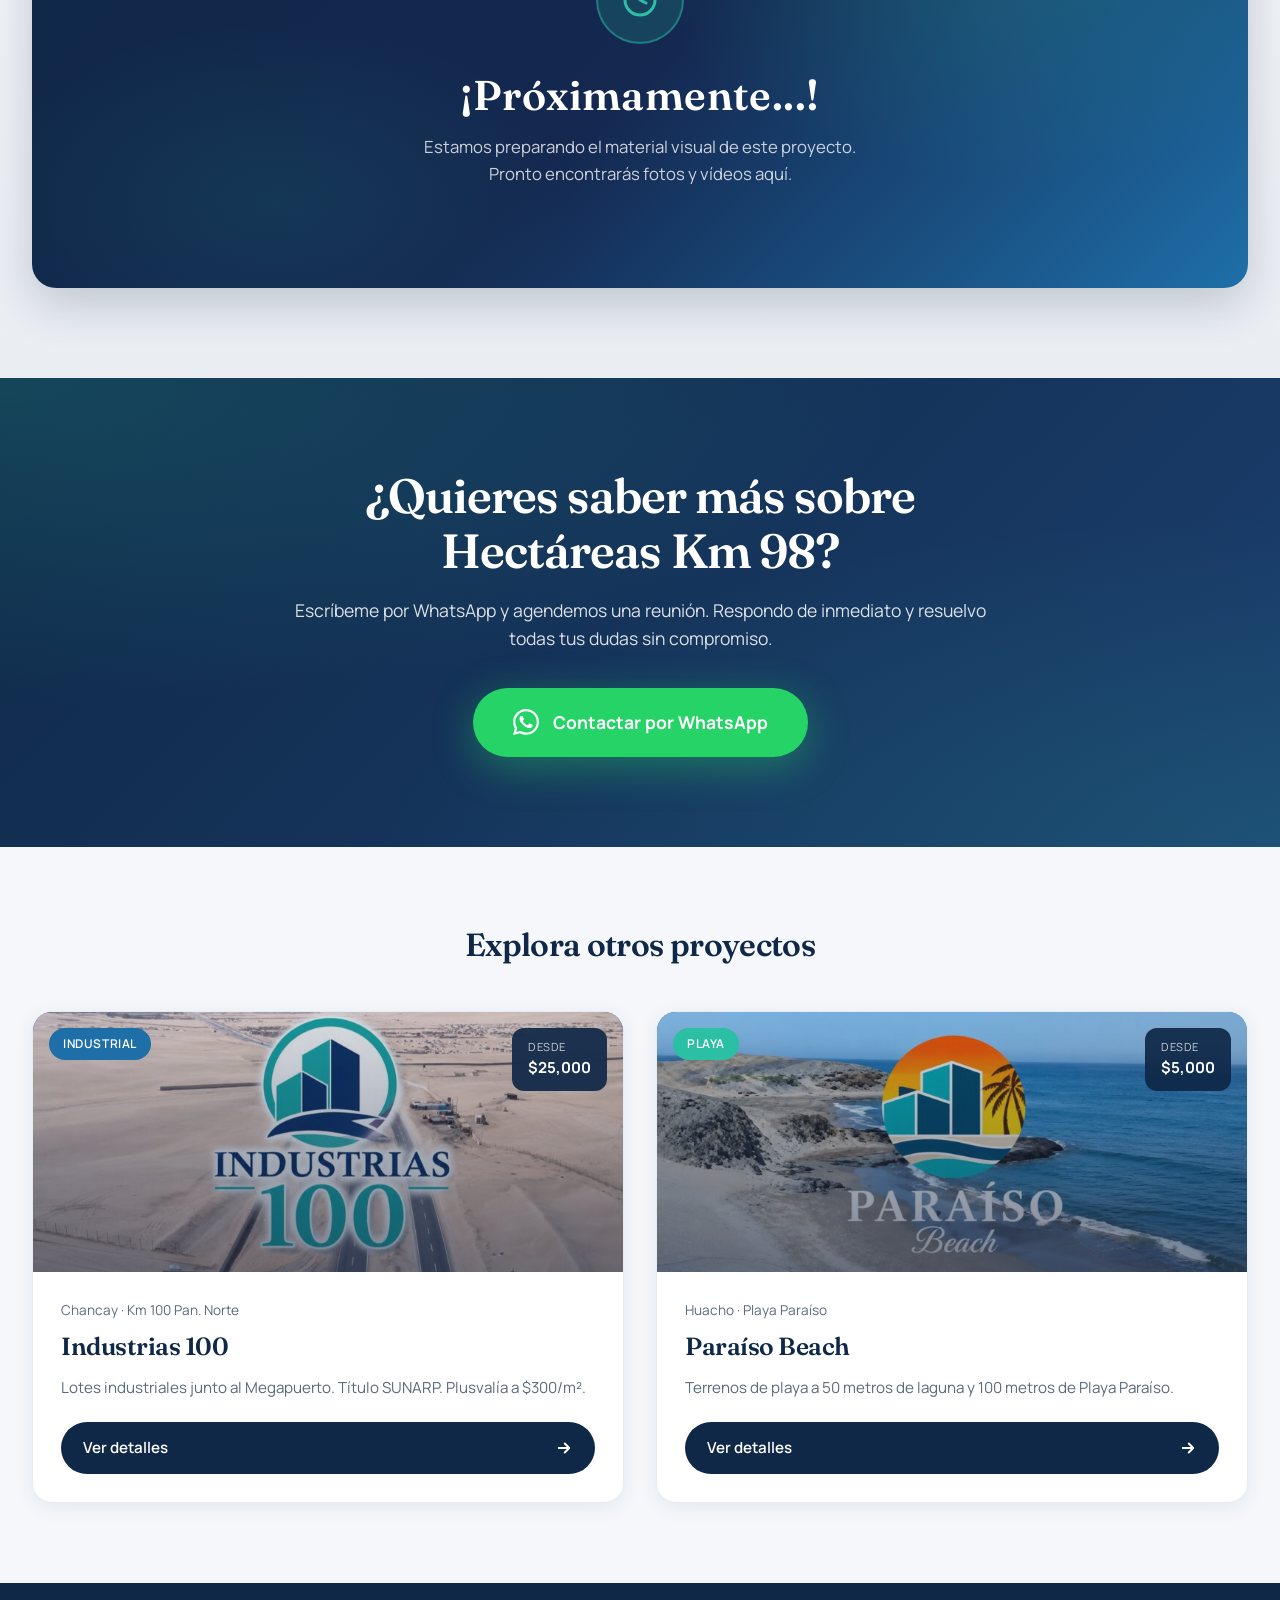
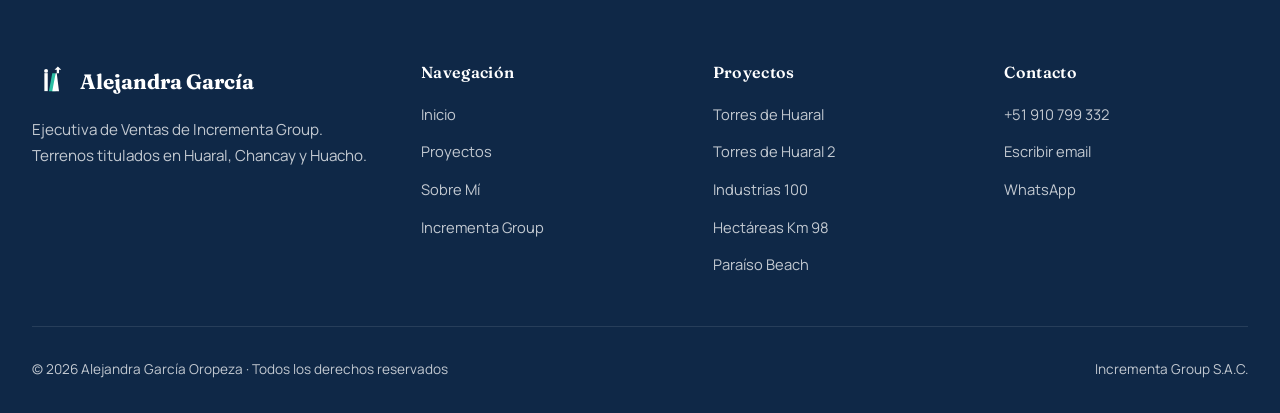
<file: hectareas-km98.html>
<!DOCTYPE html>
<html lang="es">
<head>
  <meta charset="UTF-8">
  <meta name="viewport" content="width=device-width, initial-scale=1.0, viewport-fit=cover">
  <meta name="theme-color" content="#1B3F6E">

  <title>Hectáreas Km 98 | Alejandra García</title>
  <meta name="description" content="Grandes extensiones de 1 hectárea en Chancay Km 98. Para inversionistas y desarrolladores. Caminos internos de 16.80 metros. Desde $20 por metro cuadrado.">

  <meta property="og:type" content="article">
  <meta property="og:title" content="Hectáreas Km 98 | Incrementa Group">
  <meta property="og:description" content="Grandes extensiones de 1 hectárea en Chancay Km 98. Para inversionistas y desarrolladores. Caminos internos de 16.80 metros. Desde $20 por metro cuadrado.">

  <link rel="icon" type="image/svg+xml" href="favicon.svg">
  <link rel="preconnect" href="https://fonts.googleapis.com">
  <link rel="preconnect" href="https://fonts.gstatic.com" crossorigin>
  <link href="https://fonts.googleapis.com/css2?family=Fraunces:ital,opsz,wght@0,9..144,400;0,9..144,500;0,9..144,600;0,9..144,700;1,9..144,500&family=Manrope:wght@300;400;500;600;700&display=swap" rel="stylesheet">
  <link rel="stylesheet" href="estilos.css">
</head>
<body>

  <nav class="navbar scrolled" id="navbar">
    <div class="navbar-contenedor">
      <a href="index.html" class="navbar-logo" aria-label="Inicio">
        <svg class="navbar-logo-icono" viewBox="0 0 64 64" xmlns="http://www.w3.org/2000/svg">
          <path d="M22 18 L22 50 L28 50 L28 18 Z" fill="#FFFFFF"/>
          <circle cx="25" cy="14" r="3.5" fill="#FFFFFF"/>
          <path d="M30 50 L36 18 L42 18 L42 50 Z" fill="#2BBFA4"/>
          <path d="M36 50 L42 18 L48 18 L48 12 L52 12 L46 6 L40 12 L44 12 L44 18 L48 50 Z" fill="#FFFFFF"/>
        </svg>
        <span>Alejandra García</span>
      </a>
      <button class="menu-hamburguesa" aria-label="Abrir menú"><span></span><span></span><span></span></button>
      <ul class="navbar-menu">
        <li><a href="index.html">Inicio</a></li>
        <li><a href="index.html#proyectos" class="activo">Proyectos</a></li>
        <li><a href="index.html#alejandra">Sobre Mí</a></li>
        <li><a href="index.html#empresa">Incrementa Group</a></li>
        <li><a href="https://wa.me/51910799332?text=%C2%A1Hola%21%20Estoy%20interesado%20en%20el%20proyecto%20Hect%C3%A1reas%20Km%2098%20%C2%BFPodemos%20agendar%20una%20reuni%C3%B3n%3F" target="_blank" rel="noopener" class="navbar-cta">
          <svg width="16" height="16" viewBox="0 0 24 24" fill="currentColor"><path d="M17.472 14.382c-.297-.149-1.758-.867-2.03-.967-.273-.099-.471-.148-.67.15-.197.297-.767.966-.94 1.164-.173.199-.347.223-.644.075-.297-.15-1.255-.463-2.39-1.475-.883-.788-1.48-1.761-1.653-2.059-.173-.297-.018-.458.13-.606.134-.133.298-.347.446-.52.149-.174.198-.298.298-.497.099-.198.05-.371-.025-.52-.075-.149-.669-1.612-.916-2.207-.242-.579-.487-.5-.669-.51-.173-.008-.371-.01-.57-.01-.198 0-.52.074-.792.372-.272.297-1.04 1.016-1.04 2.479 0 1.462 1.065 2.875 1.213 3.074.149.198 2.096 3.2 5.077 4.487.709.306 1.262.489 1.694.625.712.227 1.36.195 1.871.118.571-.085 1.758-.719 2.006-1.413.248-.694.248-1.289.173-1.413-.074-.124-.272-.198-.57-.347m-5.421 7.403h-.004a9.87 9.87 0 01-5.031-1.378l-.361-.214-3.741.982.998-3.648-.235-.374a9.86 9.86 0 01-1.51-5.26c.001-5.45 4.436-9.884 9.888-9.884 2.64 0 5.122 1.03 6.988 2.898a9.825 9.825 0 012.893 6.994c-.003 5.45-4.437 9.884-9.885 9.884m8.413-18.297A11.815 11.815 0 0012.05 0C5.495 0 .16 5.335.157 11.892c0 2.096.547 4.142 1.588 5.945L.057 24l6.305-1.654a11.882 11.882 0 005.683 1.448h.005c6.554 0 11.89-5.335 11.893-11.893a11.821 11.821 0 00-3.48-8.413z"/></svg>
          WhatsApp
        </a></li>
      </ul>
    </div>
  </nav>

  <div class="breadcrumb">
    <div class="breadcrumb-contenedor">
      <a href="index.html">Inicio</a>
      <svg width="12" height="12" viewBox="0 0 24 24" fill="none" stroke="currentColor" stroke-width="2"><polyline points="9 18 15 12 9 6"/></svg>
      <a href="index.html#proyectos">Proyectos</a>
      <svg width="12" height="12" viewBox="0 0 24 24" fill="none" stroke="currentColor" stroke-width="2"><polyline points="9 18 15 12 9 6"/></svg>
      <span class="breadcrumb-actual">Hectáreas Km 98</span>
    </div>
  </div>

  <section class="proyecto-hero">
    <div class="proyecto-hero-contenedor">
      <div class="proyecto-hero-info">
        <span class="seccion-etiqueta">Inversión Mayor · Hectáreas</span>
        <h1 class="proyecto-hero-titulo">Hectáreas Km 98</h1>
        <div class="proyecto-hero-ubicacion">
          <svg width="18" height="18" viewBox="0 0 24 24" fill="none" stroke="currentColor" stroke-width="2" stroke-linecap="round" stroke-linejoin="round"><path d="M21 10c0 7-9 13-9 13s-9-6-9-13a9 9 0 0 1 18 0z"/><circle cx="12" cy="10" r="3"/></svg>
          Chancay · Km 98 Panamericana Norte
        </div>
        <p class="proyecto-hero-resumen">Para quienes piensan en grande. Parcelas completas de una hectárea cada una, ubicadas en el kilómetro 98 de la Panamericana Norte. La oportunidad de adquirir grandes extensiones de tierra en la zona de mayor proyección logística del Perú.</p>

        <div class="proyecto-hero-stats">
          <div class="proyecto-stat">
            <div class="proyecto-stat-valor">1 hectárea</div>
            <div class="proyecto-stat-etiqueta">10,000 m² por parcela</div>
          </div>
          <div class="proyecto-stat">
            <div class="proyecto-stat-valor">$20/m²</div>
            <div class="proyecto-stat-etiqueta">Precio por metro</div>
          </div>
          <div class="proyecto-stat">
            <div class="proyecto-stat-valor">22 parcelas</div>
            <div class="proyecto-stat-etiqueta">Disponibilidad total</div>
          </div>
        </div>
      </div>

      <div class="proyecto-hero-imagen">
        <img src="imagenes/hero-hectareas-km98.jpg" alt="Hectáreas Km 98 — Plano de lotización" width="1400" height="931" fetchpriority="high">
      </div>
    </div>
  </section>

  <section class="proyecto-detalle">
    <div class="proyecto-detalle-contenedor">

      <div class="proyecto-detalle-bloque">
        <h2>El proyecto en profundidad</h2>
        <p>Las Hectáreas del Km 98 son un activo único en el portafolio de Incrementa Group. A diferencia de las habilitaciones urbanas o los lotes industriales individuales, este proyecto ofrece grandes extensiones de una hectárea completa por parcela, equivalente a diez mil metros cuadrados. Está pensado para inversionistas con visión de mediano y largo plazo, desarrolladores inmobiliarios, empresas agroindustriales o agrupaciones familiares que buscan adquirir tierra en bloque.</p>
        <p>El proyecto consta de veintidós parcelas más dos áreas libres complementarias, todas dispuestas con caminos internos de 16.80 metros de ancho que aseguran el acceso vehicular sin restricciones. El precio de US$ 20 por metro cuadrado representa una entrada al mercado de Chancay significativamente más accesible que los lotes industriales formateados, y abre la puerta a estrategias de subdivisión, desarrollo propio o reventa con plusvalía.</p>
        <p>La ubicación en el kilómetro 98 de la Panamericana Norte coloca a estas parcelas en el mismo eje estratégico del Megapuerto de Chancay, con todas las ventajas que ello implica: cercanía a la nueva vía de evitamiento, conexión directa con la Panamericana, y participación directa en la valorización general de la zona impulsada por la inversión portuaria, el tren de cercanías y los corredores viales en construcción.</p>
      </div>

      <div class="proyecto-detalle-bloque">
        <h2>Características técnicas</h2>
        <table class="proyecto-tabla">
          <tr><td>Ubicación</td><td>Chancay, Km 98 de la Panamericana Norte</td></tr>
          <tr><td>Tipo de proyecto</td><td>Parcelas de gran extensión</td></tr>
          <tr><td>Tamaño de parcela</td><td>1 hectárea (10,000 m²) cada una</td></tr>
          <tr><td>Precio por m²</td><td>US$ 20</td></tr>
          <tr><td>Inversión por parcela completa</td><td>Aproximadamente US$ 200,000</td></tr>
          <tr><td>Cantidad de parcelas</td><td>22 disponibles + 2 áreas libres</td></tr>
          <tr><td>Caminos internos</td><td>16.80 metros de ancho</td></tr>
          <tr><td>Perfil del comprador</td><td>Inversionistas, desarrolladores, agrupaciones</td></tr>
          <tr><td>Separación</td><td>Sujeta a evaluación según volumen</td></tr>
        </table>
      </div>

      <div class="proyecto-detalle-bloque">
        <div class="oportunidad-bloque">
          <h3>
            <svg width="28" height="28" viewBox="0 0 24 24" fill="none" stroke="#2BBFA4" stroke-width="2" stroke-linecap="round" stroke-linejoin="round"><polyline points="22 7 13.5 15.5 8.5 10.5 2 17"/><polyline points="16 7 22 7 22 13"/></svg>
            ¿Por qué es una gran oportunidad?
          </h3>
          <p>Estos son los factores que convierten a Hectáreas Km 98 en una decisión de inversión estratégica:</p>
          <ul>
            <li><strong>Tierra en bloque al mejor precio de la zona.</strong> US$ 20/m² es una entrada altamente competitiva considerando la valorización proyectada del entorno.</li>
            <li><strong>Megapuerto de Chancay como motor de plusvalía.</strong> La operación portuaria está incrementando los precios de la tierra en toda Lima Norte. Comprar ahora significa capturar la curva ascendente.</li>
            <li><strong>Flexibilidad de uso.</strong> Una hectárea permite múltiples estrategias: subdivisión y reventa, desarrollo industrial propio, agroindustria, almacenamiento logístico o uso mixto.</li>
            <li><strong>Caminos internos de 16.80 metros.</strong> Anchura excepcional que permite el tránsito de transporte pesado sin restricciones y eleva el valor por accesibilidad.</li>
            <li><strong>Conexión directa con la Panamericana Norte.</strong> Sin intermediarios viales, sin trochas, sin obstáculos para el transporte comercial.</li>
            <li><strong>Visión de largo plazo.</strong> Ideal para quien busca un activo de capitalización en una zona cuyo crecimiento ya está confirmado por inversiones del sector público y privado.</li>
          </ul>
        </div>
      </div>

    </div>
  </section>

  <!-- GALERÍA -->
  <section class="proyecto-galeria">
    <div class="proyecto-galeria-contenedor">
      <div class="proyecto-galeria-header">
        <h2>Galería del proyecto</h2>
      </div>
      <div class="galeria-proximamente">
        <div class="galeria-proximamente-icono">
          <svg width="36" height="36" viewBox="0 0 24 24" fill="none" stroke="#2BBFA4" stroke-width="2" stroke-linecap="round" stroke-linejoin="round">
            <circle cx="12" cy="12" r="10"/><polyline points="12 6 12 12 16 14"/>
          </svg>
        </div>
        <h3>¡Próximamente...!</h3>
        <p>Estamos preparando el material visual de este proyecto. Pronto encontrarás fotos y vídeos aquí.</p>
      </div>
    </div>
  </section>

  <section class="cta-proyecto">
    <div class="cta-proyecto-contenedor">
      <h2>¿Quieres saber más sobre Hectáreas Km 98?</h2>
      <p>Escríbeme por WhatsApp y agendemos una reunión. Respondo de inmediato y resuelvo todas tus dudas sin compromiso.</p>
      <a href="https://wa.me/51910799332?text=%C2%A1Hola%21%20Estoy%20interesado%20en%20el%20proyecto%20Hect%C3%A1reas%20Km%2098%20%C2%BFPodemos%20agendar%20una%20reuni%C3%B3n%3F" target="_blank" rel="noopener" class="boton-whatsapp-grande">
        <svg width="26" height="26" viewBox="0 0 24 24" fill="currentColor"><path d="M17.472 14.382c-.297-.149-1.758-.867-2.03-.967-.273-.099-.471-.148-.67.15-.197.297-.767.966-.94 1.164-.173.199-.347.223-.644.075-.297-.15-1.255-.463-2.39-1.475-.883-.788-1.48-1.761-1.653-2.059-.173-.297-.018-.458.13-.606.134-.133.298-.347.446-.52.149-.174.198-.298.298-.497.099-.198.05-.371-.025-.52-.075-.149-.669-1.612-.916-2.207-.242-.579-.487-.5-.669-.51-.173-.008-.371-.01-.57-.01-.198 0-.52.074-.792.372-.272.297-1.04 1.016-1.04 2.479 0 1.462 1.065 2.875 1.213 3.074.149.198 2.096 3.2 5.077 4.487.709.306 1.262.489 1.694.625.712.227 1.36.195 1.871.118.571-.085 1.758-.719 2.006-1.413.248-.694.248-1.289.173-1.413-.074-.124-.272-.198-.57-.347m-5.421 7.403h-.004a9.87 9.87 0 01-5.031-1.378l-.361-.214-3.741.982.998-3.648-.235-.374a9.86 9.86 0 01-1.51-5.26c.001-5.45 4.436-9.884 9.888-9.884 2.64 0 5.122 1.03 6.988 2.898a9.825 9.825 0 012.893 6.994c-.003 5.45-4.437 9.884-9.885 9.884m8.413-18.297A11.815 11.815 0 0012.05 0C5.495 0 .16 5.335.157 11.892c0 2.096.547 4.142 1.588 5.945L.057 24l6.305-1.654a11.882 11.882 0 005.683 1.448h.005c6.554 0 11.89-5.335 11.893-11.893a11.821 11.821 0 00-3.48-8.413z"/></svg>
        Contactar por WhatsApp
      </a>
    </div>
  </section>

  <section class="relacionados">
    <div class="relacionados-contenedor">
      <h2>Explora otros proyectos</h2>
      <div class="relacionados-grid">
        <article class="proyecto">
          <div class="proyecto-imagen">
            <span class="proyecto-etiqueta industrial">Industrial</span>
            <div class="proyecto-precio-badge"><span>Desde</span>$25,000</div>
            <img src="imagenes/hero-industrias-100-thumb.jpg" alt="Industrias 100" class="proyecto-imagen-real" loading="lazy">
            <div class="proyecto-imagen-placeholder" aria-hidden="true">
              <svg width="64" height="64" viewBox="0 0 24 24" fill="none" stroke="currentColor" stroke-width="1.5" stroke-linecap="round" stroke-linejoin="round"><path d="M2 20h20M4 20V8l5 3V8l5 3V8l5 3v9M8 12v8M14 12v8"/></svg>
              <span>Industrias 100</span>
            </div>
          </div>
          <div class="proyecto-cuerpo">
            <div class="proyecto-ubicacion">Chancay · Km 100 Pan. Norte</div>
            <h3 class="proyecto-nombre">Industrias 100</h3>
            <p class="proyecto-descripcion">Lotes industriales junto al Megapuerto. Título SUNARP. Plusvalía a $300/m².</p>
            <a href="industrias-100.html" class="proyecto-link">
              Ver detalles <svg width="18" height="18" viewBox="0 0 24 24" fill="none" stroke="currentColor" stroke-width="2.5" stroke-linecap="round" stroke-linejoin="round"><path d="M5 12h14M13 6l6 6-6 6"/></svg>
            </a>
          </div>
        </article>

        <article class="proyecto">
          <div class="proyecto-imagen">
            <span class="proyecto-etiqueta">Playa</span>
            <div class="proyecto-precio-badge"><span>Desde</span>$5,000</div>
            <img src="imagenes/hero-costa-beach-thumb.jpg" alt="Paraíso Beach" class="proyecto-imagen-real" loading="lazy">
            <div class="proyecto-imagen-placeholder" aria-hidden="true">
              <svg width="64" height="64" viewBox="0 0 24 24" fill="none" stroke="currentColor" stroke-width="1.5" stroke-linecap="round" stroke-linejoin="round"><path d="M2 6c.6.5 1.2 1 2.5 1C7 7 7 5 9.5 5c2.6 0 2.4 2 5 2 2.5 0 2.5-2 5-2 1.3 0 1.9.5 2.5 1M2 12c.6.5 1.2 1 2.5 1 2.5 0 2.5-2 5-2 2.6 0 2.4 2 5 2 2.5 0 2.5-2 5-2 1.3 0 1.9.5 2.5 1M2 18c.6.5 1.2 1 2.5 1 2.5 0 2.5-2 5-2 2.6 0 2.4 2 5 2 2.5 0 2.5-2 5-2 1.3 0 1.9.5 2.5 1"/></svg>
              <span>Paraíso Beach</span>
            </div>
          </div>
          <div class="proyecto-cuerpo">
            <div class="proyecto-ubicacion">Huacho · Playa Paraíso</div>
            <h3 class="proyecto-nombre">Paraíso Beach</h3>
            <p class="proyecto-descripcion">Terrenos de playa a 50 metros de laguna y 100 metros de Playa Paraíso.</p>
            <a href="costa-beach.html" class="proyecto-link">
              Ver detalles <svg width="18" height="18" viewBox="0 0 24 24" fill="none" stroke="currentColor" stroke-width="2.5" stroke-linecap="round" stroke-linejoin="round"><path d="M5 12h14M13 6l6 6-6 6"/></svg>
            </a>
          </div>
        </article>
      </div>
    </div>
  </section>

  <footer class="footer">
    <div class="footer-grid">
      <div class="footer-marca">
        <div class="footer-marca-logo">
          <svg width="36" height="36" viewBox="0 0 64 64" xmlns="http://www.w3.org/2000/svg">
            <path d="M22 18 L22 50 L28 50 L28 18 Z" fill="#FFFFFF"/>
            <circle cx="25" cy="14" r="3.5" fill="#FFFFFF"/>
            <path d="M30 50 L36 18 L42 18 L42 50 Z" fill="#2BBFA4"/>
            <path d="M36 50 L42 18 L48 18 L48 12 L52 12 L46 6 L40 12 L44 12 L44 18 L48 50 Z" fill="#FFFFFF"/>
          </svg>
          <span>Alejandra García</span>
        </div>
        <p>Ejecutiva de Ventas de Incrementa Group. Terrenos titulados en Huaral, Chancay y Huacho.</p>
      </div>
      <div>
        <h4 class="footer-titulo">Navegación</h4>
        <ul class="footer-lista">
          <li><a href="index.html">Inicio</a></li>
          <li><a href="index.html#proyectos">Proyectos</a></li>
          <li><a href="index.html#alejandra">Sobre Mí</a></li>
          <li><a href="index.html#empresa">Incrementa Group</a></li>
        </ul>
      </div>
      <div>
        <h4 class="footer-titulo">Proyectos</h4>
        <ul class="footer-lista">
          <li><a href="torres-de-huaral.html">Torres de Huaral</a></li>
          <li><a href="torres-de-huaral-2.html">Torres de Huaral 2</a></li>
          <li><a href="industrias-100.html">Industrias 100</a></li>
          <li><a href="hectareas-km98.html">Hectáreas Km 98</a></li>
          <li><a href="costa-beach.html">Paraíso Beach</a></li>
        </ul>
      </div>
      <div>
        <h4 class="footer-titulo">Contacto</h4>
        <ul class="footer-lista">
          <li><a href="tel:+51910799332">+51 910 799 332</a></li>
          <li><a href="mailto:asesorainmobiliaria.alejandra@gmail.com">Escribir email</a></li>
          <li><a href="https://wa.me/51910799332" target="_blank" rel="noopener">WhatsApp</a></li>
        </ul>
      </div>
    </div>
    <div class="footer-bottom">
      <span>© 2026 Alejandra García Oropeza · Todos los derechos reservados</span>
      <span>Incrementa Group S.A.C.</span>
    </div>
  </footer>

  <a href="https://wa.me/51910799332?text=%C2%A1Hola%21%20Estoy%20interesado%20en%20el%20proyecto%20Hect%C3%A1reas%20Km%2098%20%C2%BFPodemos%20agendar%20una%20reuni%C3%B3n%3F" target="_blank" rel="noopener" class="whatsapp-flotante" aria-label="Contactar por WhatsApp">
    <svg width="30" height="30" viewBox="0 0 24 24" fill="currentColor"><path d="M17.472 14.382c-.297-.149-1.758-.867-2.03-.967-.273-.099-.471-.148-.67.15-.197.297-.767.966-.94 1.164-.173.199-.347.223-.644.075-.297-.15-1.255-.463-2.39-1.475-.883-.788-1.48-1.761-1.653-2.059-.173-.297-.018-.458.13-.606.134-.133.298-.347.446-.52.149-.174.198-.298.298-.497.099-.198.05-.371-.025-.52-.075-.149-.669-1.612-.916-2.207-.242-.579-.487-.5-.669-.51-.173-.008-.371-.01-.57-.01-.198 0-.52.074-.792.372-.272.297-1.04 1.016-1.04 2.479 0 1.462 1.065 2.875 1.213 3.074.149.198 2.096 3.2 5.077 4.487.709.306 1.262.489 1.694.625.712.227 1.36.195 1.871.118.571-.085 1.758-.719 2.006-1.413.248-.694.248-1.289.173-1.413-.074-.124-.272-.198-.57-.347m-5.421 7.403h-.004a9.87 9.87 0 01-5.031-1.378l-.361-.214-3.741.982.998-3.648-.235-.374a9.86 9.86 0 01-1.51-5.26c.001-5.45 4.436-9.884 9.888-9.884 2.64 0 5.122 1.03 6.988 2.898a9.825 9.825 0 012.893 6.994c-.003 5.45-4.437 9.884-9.885 9.884m8.413-18.297A11.815 11.815 0 0012.05 0C5.495 0 .16 5.335.157 11.892c0 2.096.547 4.142 1.588 5.945L.057 24l6.305-1.654a11.882 11.882 0 005.683 1.448h.005c6.554 0 11.89-5.335 11.893-11.893a11.821 11.821 0 00-3.48-8.413z"/></svg>
  </a>

  <script src="script.js"></script>
</body>
</html>
</file>
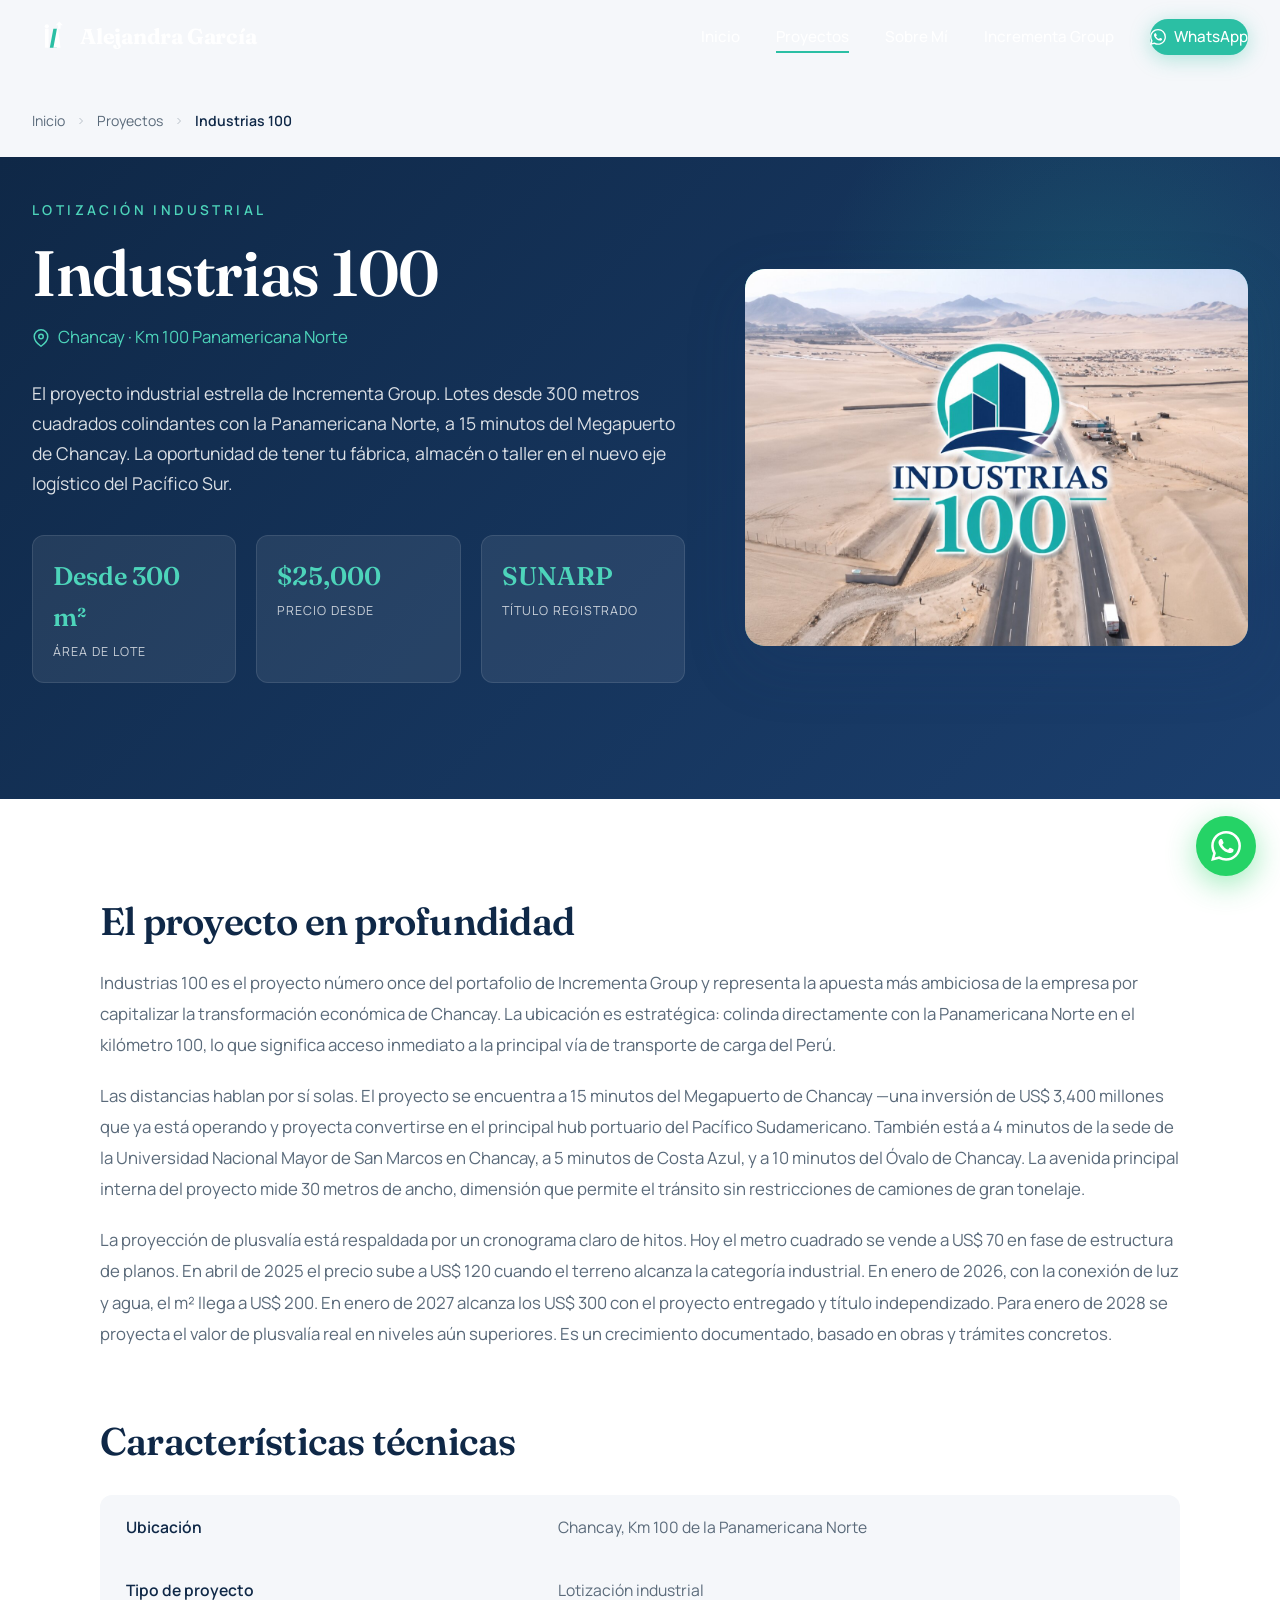
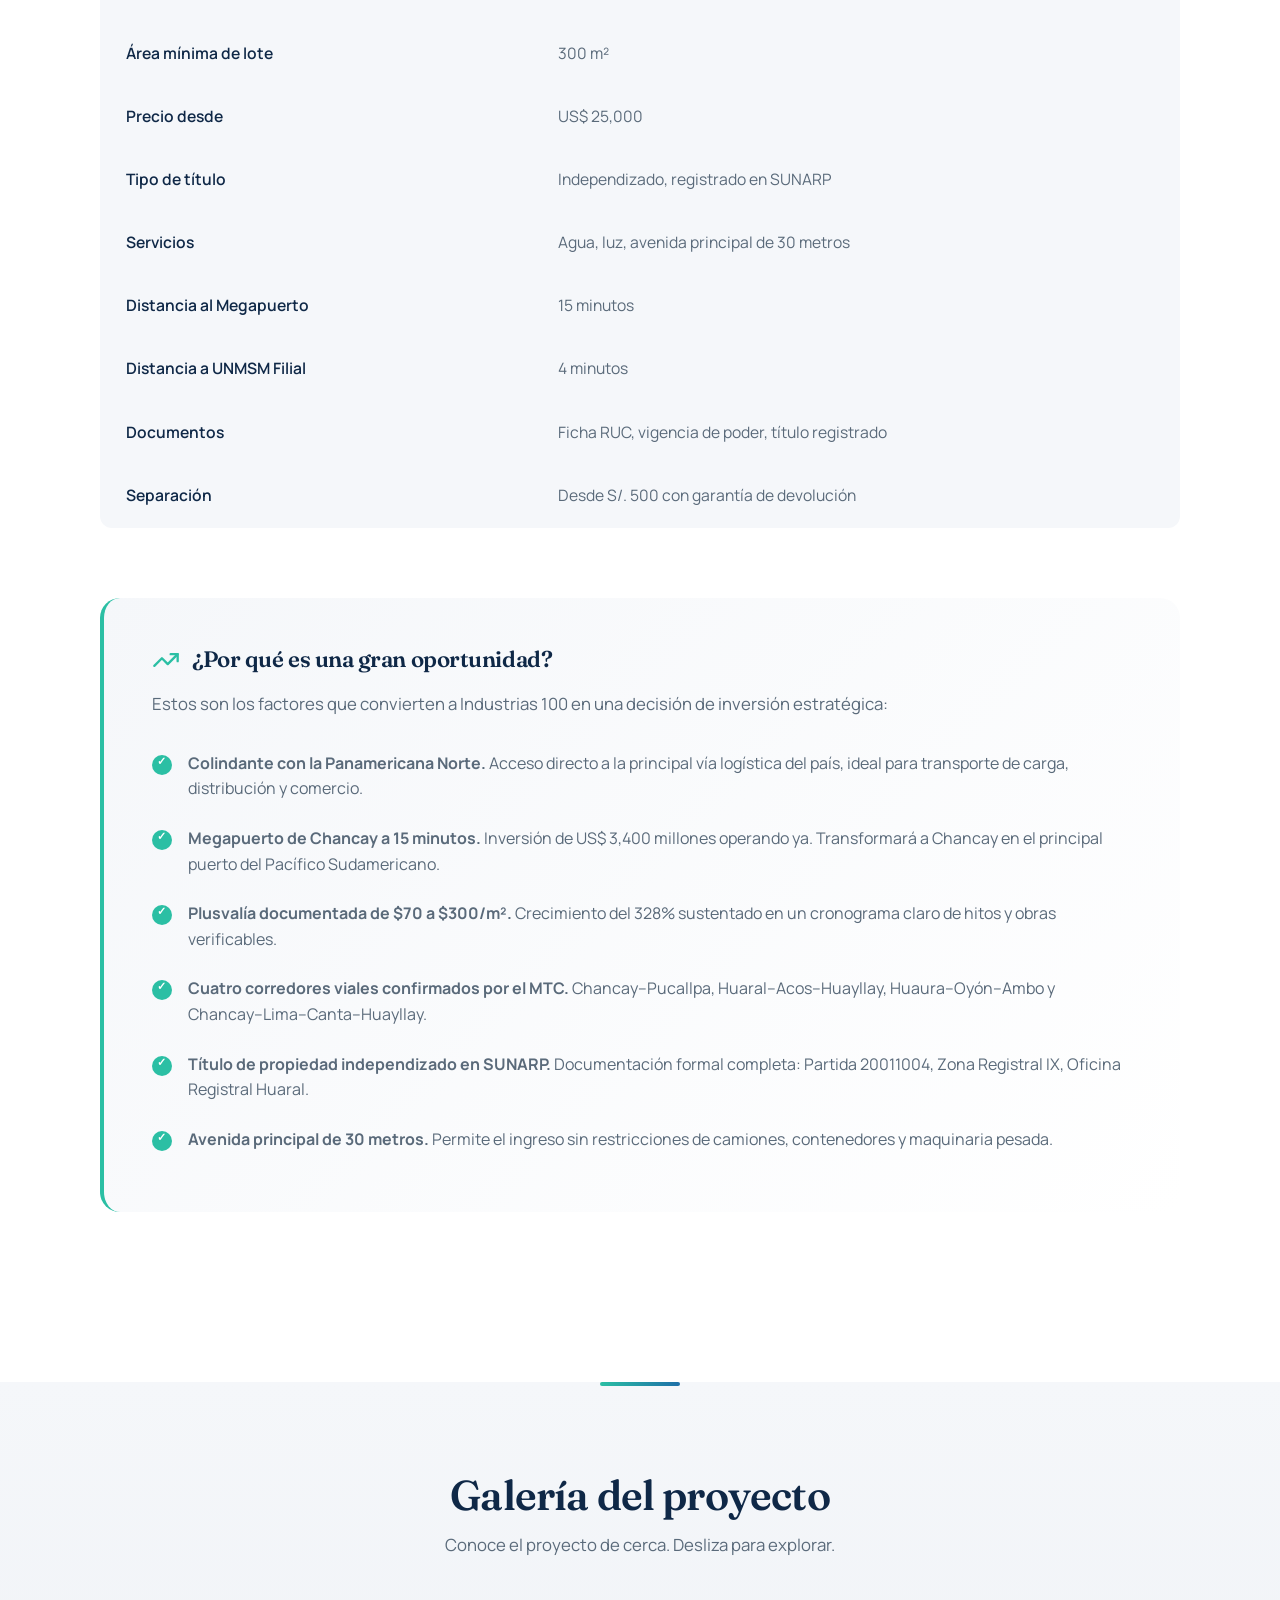
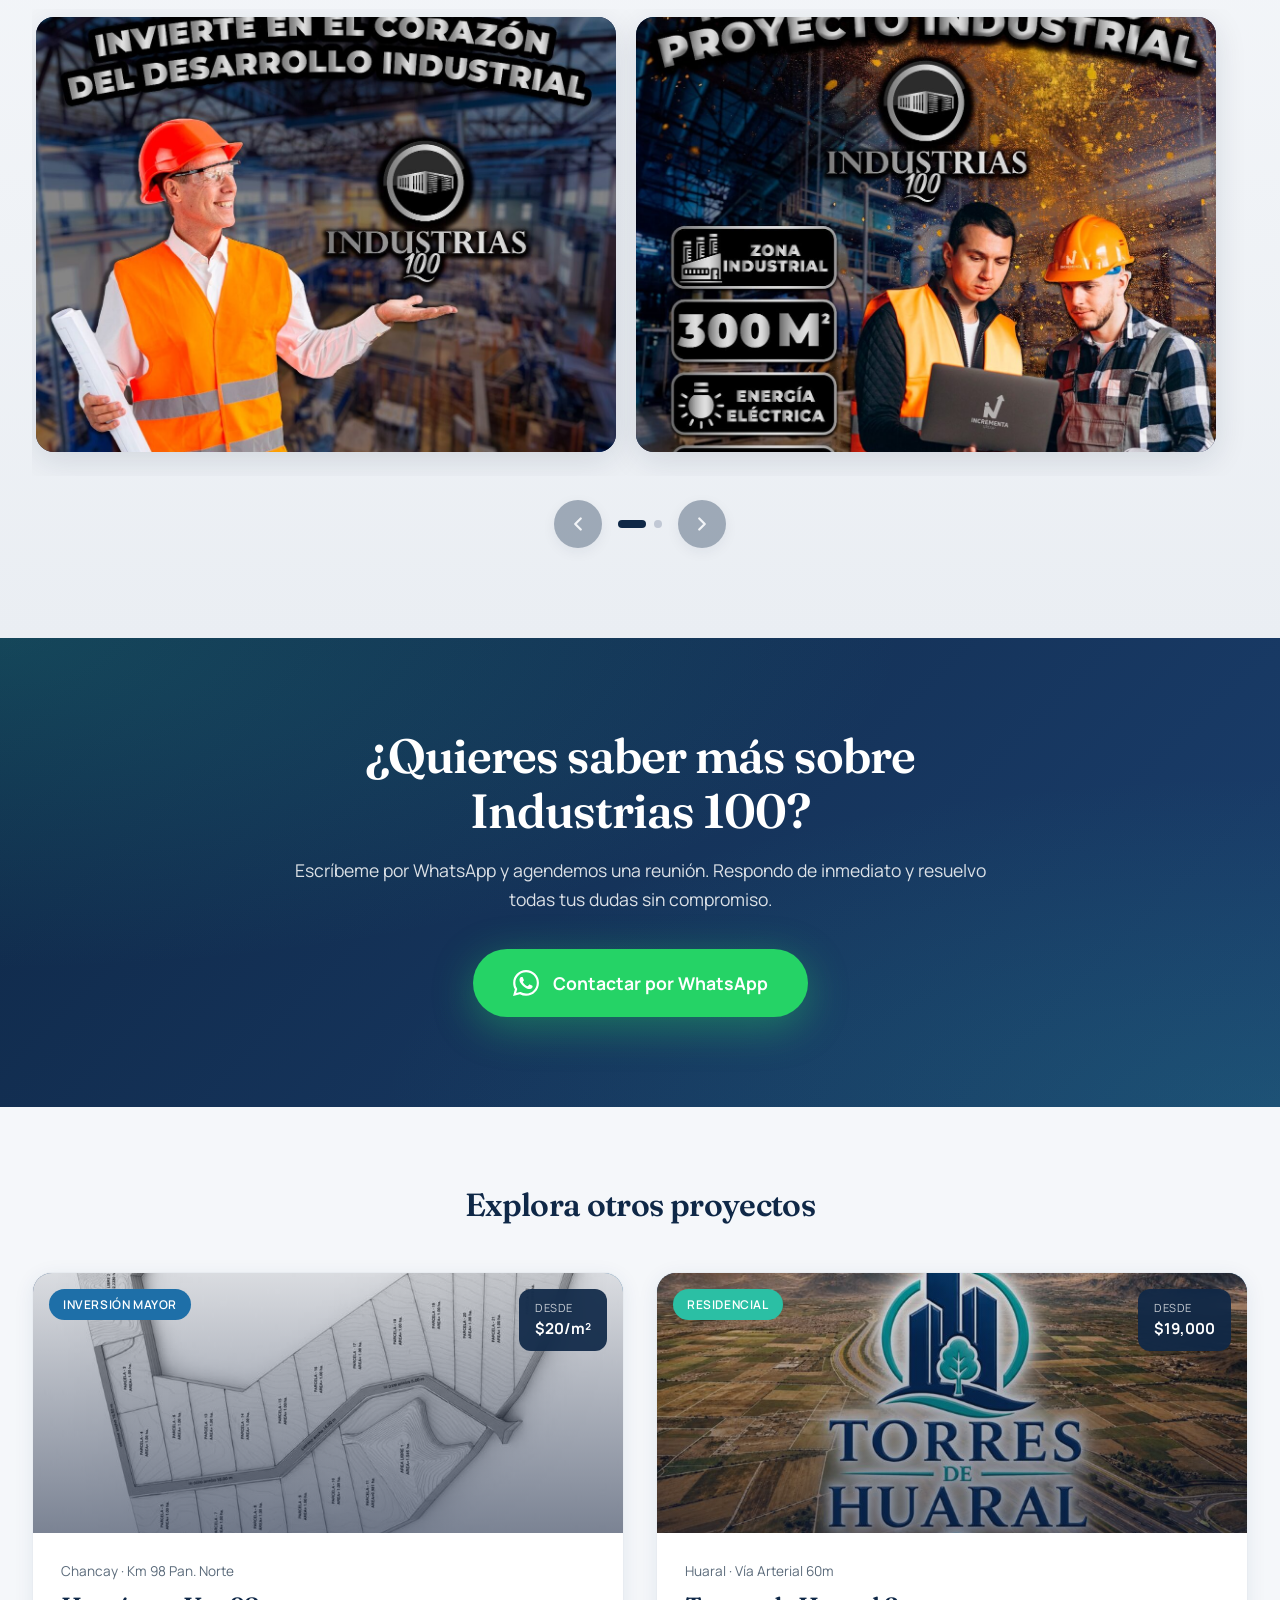
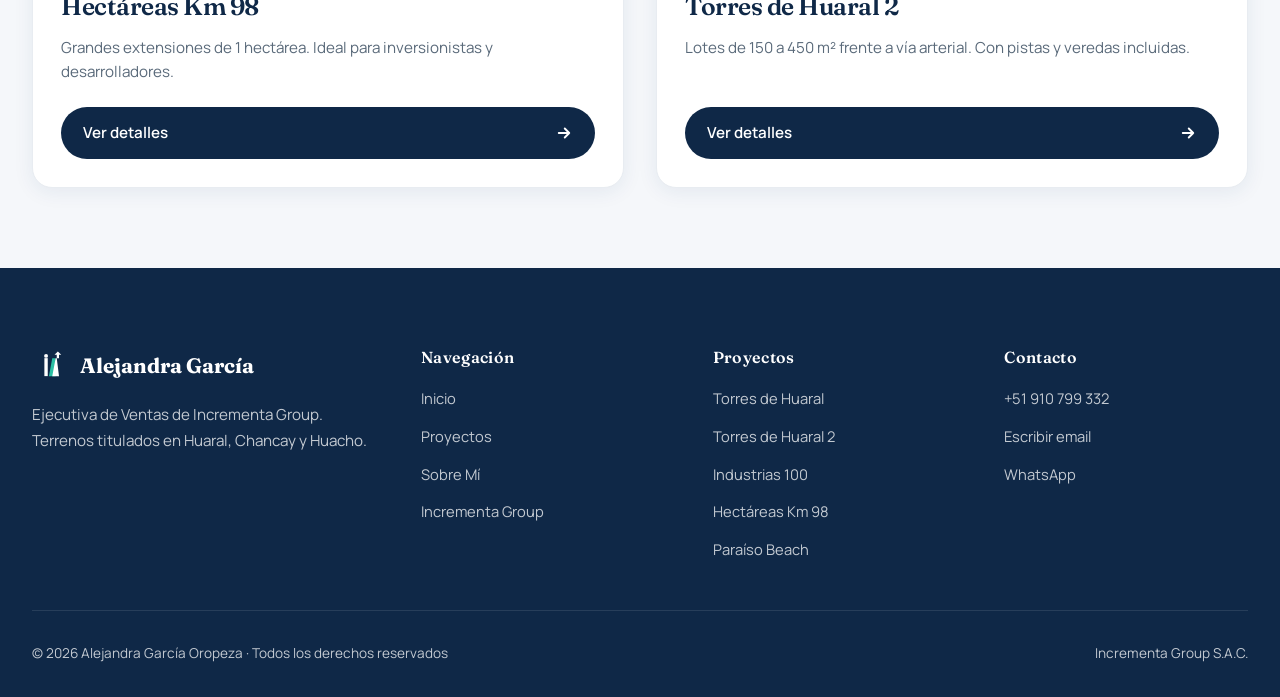
<file: industrias-100.html>
<!DOCTYPE html>
<html lang="es">
<head>
  <meta charset="UTF-8">
  <meta name="viewport" content="width=device-width, initial-scale=1.0, viewport-fit=cover">
  <meta name="theme-color" content="#1B3F6E">

  <title>Industrias 100 | Alejandra García</title>
  <meta name="description" content="Lotes industriales desde 300 m² junto a la Panamericana Norte Km 100. A 15 minutos del Megapuerto de Chancay. Título registrado en SUNARP. Desde $25,000.">

  <meta property="og:type" content="article">
  <meta property="og:title" content="Industrias 100 | Incrementa Group">
  <meta property="og:description" content="Lotes industriales desde 300 m² junto a la Panamericana Norte Km 100. A 15 minutos del Megapuerto de Chancay. Título registrado en SUNARP. Desde $25,000.">

  <link rel="icon" type="image/svg+xml" href="favicon.svg">
  <link rel="preconnect" href="https://fonts.googleapis.com">
  <link rel="preconnect" href="https://fonts.gstatic.com" crossorigin>
  <link href="https://fonts.googleapis.com/css2?family=Fraunces:ital,opsz,wght@0,9..144,400;0,9..144,500;0,9..144,600;0,9..144,700;1,9..144,500&family=Manrope:wght@300;400;500;600;700&display=swap" rel="stylesheet">
  <link rel="stylesheet" href="estilos.css">
</head>
<body>

  <nav class="navbar scrolled" id="navbar">
    <div class="navbar-contenedor">
      <a href="index.html" class="navbar-logo" aria-label="Inicio">
        <svg class="navbar-logo-icono" viewBox="0 0 64 64" xmlns="http://www.w3.org/2000/svg">
          <path d="M22 18 L22 50 L28 50 L28 18 Z" fill="#FFFFFF"/>
          <circle cx="25" cy="14" r="3.5" fill="#FFFFFF"/>
          <path d="M30 50 L36 18 L42 18 L42 50 Z" fill="#2BBFA4"/>
          <path d="M36 50 L42 18 L48 18 L48 12 L52 12 L46 6 L40 12 L44 12 L44 18 L48 50 Z" fill="#FFFFFF"/>
        </svg>
        <span>Alejandra García</span>
      </a>
      <button class="menu-hamburguesa" aria-label="Abrir menú"><span></span><span></span><span></span></button>
      <ul class="navbar-menu">
        <li><a href="index.html">Inicio</a></li>
        <li><a href="index.html#proyectos" class="activo">Proyectos</a></li>
        <li><a href="index.html#alejandra">Sobre Mí</a></li>
        <li><a href="index.html#empresa">Incrementa Group</a></li>
        <li><a href="https://wa.me/51910799332?text=%C2%A1Hola%21%20Estoy%20interesado%20en%20el%20proyecto%20Industrias%20100%20%C2%BFPodemos%20agendar%20una%20reuni%C3%B3n%3F" target="_blank" rel="noopener" class="navbar-cta">
          <svg width="16" height="16" viewBox="0 0 24 24" fill="currentColor"><path d="M17.472 14.382c-.297-.149-1.758-.867-2.03-.967-.273-.099-.471-.148-.67.15-.197.297-.767.966-.94 1.164-.173.199-.347.223-.644.075-.297-.15-1.255-.463-2.39-1.475-.883-.788-1.48-1.761-1.653-2.059-.173-.297-.018-.458.13-.606.134-.133.298-.347.446-.52.149-.174.198-.298.298-.497.099-.198.05-.371-.025-.52-.075-.149-.669-1.612-.916-2.207-.242-.579-.487-.5-.669-.51-.173-.008-.371-.01-.57-.01-.198 0-.52.074-.792.372-.272.297-1.04 1.016-1.04 2.479 0 1.462 1.065 2.875 1.213 3.074.149.198 2.096 3.2 5.077 4.487.709.306 1.262.489 1.694.625.712.227 1.36.195 1.871.118.571-.085 1.758-.719 2.006-1.413.248-.694.248-1.289.173-1.413-.074-.124-.272-.198-.57-.347m-5.421 7.403h-.004a9.87 9.87 0 01-5.031-1.378l-.361-.214-3.741.982.998-3.648-.235-.374a9.86 9.86 0 01-1.51-5.26c.001-5.45 4.436-9.884 9.888-9.884 2.64 0 5.122 1.03 6.988 2.898a9.825 9.825 0 012.893 6.994c-.003 5.45-4.437 9.884-9.885 9.884m8.413-18.297A11.815 11.815 0 0012.05 0C5.495 0 .16 5.335.157 11.892c0 2.096.547 4.142 1.588 5.945L.057 24l6.305-1.654a11.882 11.882 0 005.683 1.448h.005c6.554 0 11.89-5.335 11.893-11.893a11.821 11.821 0 00-3.48-8.413z"/></svg>
          WhatsApp
        </a></li>
      </ul>
    </div>
  </nav>

  <div class="breadcrumb">
    <div class="breadcrumb-contenedor">
      <a href="index.html">Inicio</a>
      <svg width="12" height="12" viewBox="0 0 24 24" fill="none" stroke="currentColor" stroke-width="2"><polyline points="9 18 15 12 9 6"/></svg>
      <a href="index.html#proyectos">Proyectos</a>
      <svg width="12" height="12" viewBox="0 0 24 24" fill="none" stroke="currentColor" stroke-width="2"><polyline points="9 18 15 12 9 6"/></svg>
      <span class="breadcrumb-actual">Industrias 100</span>
    </div>
  </div>

  <section class="proyecto-hero">
    <div class="proyecto-hero-contenedor">
      <div class="proyecto-hero-info">
        <span class="seccion-etiqueta">Lotización Industrial</span>
        <h1 class="proyecto-hero-titulo">Industrias 100</h1>
        <div class="proyecto-hero-ubicacion">
          <svg width="18" height="18" viewBox="0 0 24 24" fill="none" stroke="currentColor" stroke-width="2" stroke-linecap="round" stroke-linejoin="round"><path d="M21 10c0 7-9 13-9 13s-9-6-9-13a9 9 0 0 1 18 0z"/><circle cx="12" cy="10" r="3"/></svg>
          Chancay · Km 100 Panamericana Norte
        </div>
        <p class="proyecto-hero-resumen">El proyecto industrial estrella de Incrementa Group. Lotes desde 300 metros cuadrados colindantes con la Panamericana Norte, a 15 minutos del Megapuerto de Chancay. La oportunidad de tener tu fábrica, almacén o taller en el nuevo eje logístico del Pacífico Sur.</p>

        <div class="proyecto-hero-stats">
          <div class="proyecto-stat">
            <div class="proyecto-stat-valor">Desde 300 m²</div>
            <div class="proyecto-stat-etiqueta">Área de lote</div>
          </div>
          <div class="proyecto-stat">
            <div class="proyecto-stat-valor">$25,000</div>
            <div class="proyecto-stat-etiqueta">Precio desde</div>
          </div>
          <div class="proyecto-stat">
            <div class="proyecto-stat-valor">SUNARP</div>
            <div class="proyecto-stat-etiqueta">Título registrado</div>
          </div>
        </div>
      </div>

      <div class="proyecto-hero-imagen">
        <img src="imagenes/hero-industrias-100.jpg" alt="Industrias 100 — Vista aérea del proyecto" width="1400" height="1024" fetchpriority="high">
      </div>
    </div>
  </section>

  <section class="proyecto-detalle">
    <div class="proyecto-detalle-contenedor">

      <div class="proyecto-detalle-bloque">
        <h2>El proyecto en profundidad</h2>
        <p>Industrias 100 es el proyecto número once del portafolio de Incrementa Group y representa la apuesta más ambiciosa de la empresa por capitalizar la transformación económica de Chancay. La ubicación es estratégica: colinda directamente con la Panamericana Norte en el kilómetro 100, lo que significa acceso inmediato a la principal vía de transporte de carga del Perú.</p>
        <p>Las distancias hablan por sí solas. El proyecto se encuentra a 15 minutos del Megapuerto de Chancay —una inversión de US$ 3,400 millones que ya está operando y proyecta convertirse en el principal hub portuario del Pacífico Sudamericano. También está a 4 minutos de la sede de la Universidad Nacional Mayor de San Marcos en Chancay, a 5 minutos de Costa Azul, y a 10 minutos del Óvalo de Chancay. La avenida principal interna del proyecto mide 30 metros de ancho, dimensión que permite el tránsito sin restricciones de camiones de gran tonelaje.</p>
        <p>La proyección de plusvalía está respaldada por un cronograma claro de hitos. Hoy el metro cuadrado se vende a US$ 70 en fase de estructura de planos. En abril de 2025 el precio sube a US$ 120 cuando el terreno alcanza la categoría industrial. En enero de 2026, con la conexión de luz y agua, el m² llega a US$ 200. En enero de 2027 alcanza los US$ 300 con el proyecto entregado y título independizado. Para enero de 2028 se proyecta el valor de plusvalía real en niveles aún superiores. Es un crecimiento documentado, basado en obras y trámites concretos.</p>
      </div>

      <div class="proyecto-detalle-bloque">
        <h2>Características técnicas</h2>
        <table class="proyecto-tabla">
          <tr><td>Ubicación</td><td>Chancay, Km 100 de la Panamericana Norte</td></tr>
          <tr><td>Tipo de proyecto</td><td>Lotización industrial</td></tr>
          <tr><td>Área mínima de lote</td><td>300 m²</td></tr>
          <tr><td>Precio desde</td><td>US$ 25,000</td></tr>
          <tr><td>Tipo de título</td><td>Independizado, registrado en SUNARP</td></tr>
          <tr><td>Servicios</td><td>Agua, luz, avenida principal de 30 metros</td></tr>
          <tr><td>Distancia al Megapuerto</td><td>15 minutos</td></tr>
          <tr><td>Distancia a UNMSM Filial</td><td>4 minutos</td></tr>
          <tr><td>Documentos</td><td>Ficha RUC, vigencia de poder, título registrado</td></tr>
          <tr><td>Separación</td><td>Desde S/. 500 con garantía de devolución</td></tr>
        </table>
      </div>

      <div class="proyecto-detalle-bloque">
        <div class="oportunidad-bloque">
          <h3>
            <svg width="28" height="28" viewBox="0 0 24 24" fill="none" stroke="#2BBFA4" stroke-width="2" stroke-linecap="round" stroke-linejoin="round"><polyline points="22 7 13.5 15.5 8.5 10.5 2 17"/><polyline points="16 7 22 7 22 13"/></svg>
            ¿Por qué es una gran oportunidad?
          </h3>
          <p>Estos son los factores que convierten a Industrias 100 en una decisión de inversión estratégica:</p>
          <ul>
            <li><strong>Colindante con la Panamericana Norte.</strong> Acceso directo a la principal vía logística del país, ideal para transporte de carga, distribución y comercio.</li>
            <li><strong>Megapuerto de Chancay a 15 minutos.</strong> Inversión de US$ 3,400 millones operando ya. Transformará a Chancay en el principal puerto del Pacífico Sudamericano.</li>
            <li><strong>Plusvalía documentada de $70 a $300/m².</strong> Crecimiento del 328% sustentado en un cronograma claro de hitos y obras verificables.</li>
            <li><strong>Cuatro corredores viales confirmados por el MTC.</strong> Chancay–Pucallpa, Huaral–Acos–Huayllay, Huaura–Oyón–Ambo y Chancay–Lima–Canta–Huayllay.</li>
            <li><strong>Título de propiedad independizado en SUNARP.</strong> Documentación formal completa: Partida 20011004, Zona Registral IX, Oficina Registral Huaral.</li>
            <li><strong>Avenida principal de 30 metros.</strong> Permite el ingreso sin restricciones de camiones, contenedores y maquinaria pesada.</li>
          </ul>
        </div>
      </div>

    </div>
  </section>

  <!-- GALERÍA -->
  <section class="proyecto-galeria">
    <div class="proyecto-galeria-contenedor">
      <div class="proyecto-galeria-header">
        <h2>Galería del proyecto</h2>
        <p class="proyecto-galeria-subtitulo">Conoce el proyecto de cerca. Desliza para explorar.</p>
      </div>

      <div class="carrusel" data-carrusel>
        <div class="carrusel-pista">

          <div class="carrusel-slide" onclick="abrirLightbox('imagenes/galeria-industrias-100-01.jpg', 'imagen')">
            <img src="imagenes/galeria-industrias-100-01.jpg" alt="Industrias 100 — Invierte en el corazón industrial" loading="lazy">
          </div>

          <div class="carrusel-slide" onclick="abrirLightbox('imagenes/galeria-industrias-100-02.jpg', 'imagen')">
            <img src="imagenes/galeria-industrias-100-02.jpg" alt="Industrias 100 — Proyecto industrial" loading="lazy">
          </div>

        </div>

        <div class="carrusel-controles">
          <button class="carrusel-boton carrusel-boton-prev" aria-label="Anterior">
            <svg width="22" height="22" viewBox="0 0 24 24" fill="none" stroke="currentColor" stroke-width="2.5" stroke-linecap="round" stroke-linejoin="round"><polyline points="15 18 9 12 15 6"/></svg>
          </button>
          <div class="carrusel-indicadores">
            <button class="carrusel-indicador activo" aria-label="Ir a slide 1"></button>
            <button class="carrusel-indicador" aria-label="Ir a slide 2"></button>
          </div>
          <button class="carrusel-boton carrusel-boton-next" aria-label="Siguiente">
            <svg width="22" height="22" viewBox="0 0 24 24" fill="none" stroke="currentColor" stroke-width="2.5" stroke-linecap="round" stroke-linejoin="round"><polyline points="9 18 15 12 9 6"/></svg>
          </button>
        </div>
      </div>
    </div>
  </section>

  <!-- LIGHTBOX -->
  <div class="galeria-lightbox" id="galeria-lightbox" onclick="cerrarLightbox(event)">
    <button class="galeria-lightbox-cerrar" onclick="cerrarLightbox(event)" aria-label="Cerrar">
      <svg width="22" height="22" viewBox="0 0 24 24" fill="none" stroke="currentColor" stroke-width="2.5" stroke-linecap="round" stroke-linejoin="round"><line x1="18" y1="6" x2="6" y2="18"/><line x1="6" y1="6" x2="18" y2="18"/></svg>
    </button>
    <div class="galeria-lightbox-contenido" id="galeria-lightbox-contenido"></div>
  </div>

  <section class="cta-proyecto">
    <div class="cta-proyecto-contenedor">
      <h2>¿Quieres saber más sobre Industrias 100?</h2>
      <p>Escríbeme por WhatsApp y agendemos una reunión. Respondo de inmediato y resuelvo todas tus dudas sin compromiso.</p>
      <a href="https://wa.me/51910799332?text=%C2%A1Hola%21%20Estoy%20interesado%20en%20el%20proyecto%20Industrias%20100%20%C2%BFPodemos%20agendar%20una%20reuni%C3%B3n%3F" target="_blank" rel="noopener" class="boton-whatsapp-grande">
        <svg width="26" height="26" viewBox="0 0 24 24" fill="currentColor"><path d="M17.472 14.382c-.297-.149-1.758-.867-2.03-.967-.273-.099-.471-.148-.67.15-.197.297-.767.966-.94 1.164-.173.199-.347.223-.644.075-.297-.15-1.255-.463-2.39-1.475-.883-.788-1.48-1.761-1.653-2.059-.173-.297-.018-.458.13-.606.134-.133.298-.347.446-.52.149-.174.198-.298.298-.497.099-.198.05-.371-.025-.52-.075-.149-.669-1.612-.916-2.207-.242-.579-.487-.5-.669-.51-.173-.008-.371-.01-.57-.01-.198 0-.52.074-.792.372-.272.297-1.04 1.016-1.04 2.479 0 1.462 1.065 2.875 1.213 3.074.149.198 2.096 3.2 5.077 4.487.709.306 1.262.489 1.694.625.712.227 1.36.195 1.871.118.571-.085 1.758-.719 2.006-1.413.248-.694.248-1.289.173-1.413-.074-.124-.272-.198-.57-.347m-5.421 7.403h-.004a9.87 9.87 0 01-5.031-1.378l-.361-.214-3.741.982.998-3.648-.235-.374a9.86 9.86 0 01-1.51-5.26c.001-5.45 4.436-9.884 9.888-9.884 2.64 0 5.122 1.03 6.988 2.898a9.825 9.825 0 012.893 6.994c-.003 5.45-4.437 9.884-9.885 9.884m8.413-18.297A11.815 11.815 0 0012.05 0C5.495 0 .16 5.335.157 11.892c0 2.096.547 4.142 1.588 5.945L.057 24l6.305-1.654a11.882 11.882 0 005.683 1.448h.005c6.554 0 11.89-5.335 11.893-11.893a11.821 11.821 0 00-3.48-8.413z"/></svg>
        Contactar por WhatsApp
      </a>
    </div>
  </section>

  <section class="relacionados">
    <div class="relacionados-contenedor">
      <h2>Explora otros proyectos</h2>
      <div class="relacionados-grid">
        <article class="proyecto">
          <div class="proyecto-imagen">
            <span class="proyecto-etiqueta industrial">Inversión Mayor</span>
            <div class="proyecto-precio-badge"><span>Desde</span>$20/m²</div>
            <img src="imagenes/hero-hectareas-km98-thumb.jpg" alt="Hectáreas Km 98" class="proyecto-imagen-real" loading="lazy">
            <div class="proyecto-imagen-placeholder" aria-hidden="true">
              <svg width="64" height="64" viewBox="0 0 24 24" fill="none" stroke="currentColor" stroke-width="1.5" stroke-linecap="round" stroke-linejoin="round"><rect x="3" y="3" width="18" height="18" rx="2"/><line x1="3" y1="9" x2="21" y2="9"/><line x1="3" y1="15" x2="21" y2="15"/><line x1="9" y1="3" x2="9" y2="21"/><line x1="15" y1="3" x2="15" y2="21"/></svg>
              <span>Hectáreas Km 98</span>
            </div>
          </div>
          <div class="proyecto-cuerpo">
            <div class="proyecto-ubicacion">Chancay · Km 98 Pan. Norte</div>
            <h3 class="proyecto-nombre">Hectáreas Km 98</h3>
            <p class="proyecto-descripcion">Grandes extensiones de 1 hectárea. Ideal para inversionistas y desarrolladores.</p>
            <a href="hectareas-km98.html" class="proyecto-link">
              Ver detalles <svg width="18" height="18" viewBox="0 0 24 24" fill="none" stroke="currentColor" stroke-width="2.5" stroke-linecap="round" stroke-linejoin="round"><path d="M5 12h14M13 6l6 6-6 6"/></svg>
            </a>
          </div>
        </article>

        <article class="proyecto">
          <div class="proyecto-imagen">
            <span class="proyecto-etiqueta">Residencial</span>
            <div class="proyecto-precio-badge"><span>Desde</span>$19,000</div>
            <img src="imagenes/hero-torres-huaral-2-thumb.jpg" alt="Torres de Huaral 2" class="proyecto-imagen-real" loading="lazy">
            <div class="proyecto-imagen-placeholder" aria-hidden="true">
              <svg width="64" height="64" viewBox="0 0 24 24" fill="none" stroke="currentColor" stroke-width="1.5" stroke-linecap="round" stroke-linejoin="round"><path d="M3 21h18M5 21V10l4-3v14M13 21V7l6-4v18"/></svg>
              <span>Torres de Huaral 2</span>
            </div>
          </div>
          <div class="proyecto-cuerpo">
            <div class="proyecto-ubicacion">Huaral · Vía Arterial 60m</div>
            <h3 class="proyecto-nombre">Torres de Huaral 2</h3>
            <p class="proyecto-descripcion">Lotes de 150 a 450 m² frente a vía arterial. Con pistas y veredas incluidas.</p>
            <a href="torres-de-huaral-2.html" class="proyecto-link">
              Ver detalles <svg width="18" height="18" viewBox="0 0 24 24" fill="none" stroke="currentColor" stroke-width="2.5" stroke-linecap="round" stroke-linejoin="round"><path d="M5 12h14M13 6l6 6-6 6"/></svg>
            </a>
          </div>
        </article>
      </div>
    </div>
  </section>

  <footer class="footer">
    <div class="footer-grid">
      <div class="footer-marca">
        <div class="footer-marca-logo">
          <svg width="36" height="36" viewBox="0 0 64 64" xmlns="http://www.w3.org/2000/svg">
            <path d="M22 18 L22 50 L28 50 L28 18 Z" fill="#FFFFFF"/>
            <circle cx="25" cy="14" r="3.5" fill="#FFFFFF"/>
            <path d="M30 50 L36 18 L42 18 L42 50 Z" fill="#2BBFA4"/>
            <path d="M36 50 L42 18 L48 18 L48 12 L52 12 L46 6 L40 12 L44 12 L44 18 L48 50 Z" fill="#FFFFFF"/>
          </svg>
          <span>Alejandra García</span>
        </div>
        <p>Ejecutiva de Ventas de Incrementa Group. Terrenos titulados en Huaral, Chancay y Huacho.</p>
      </div>
      <div>
        <h4 class="footer-titulo">Navegación</h4>
        <ul class="footer-lista">
          <li><a href="index.html">Inicio</a></li>
          <li><a href="index.html#proyectos">Proyectos</a></li>
          <li><a href="index.html#alejandra">Sobre Mí</a></li>
          <li><a href="index.html#empresa">Incrementa Group</a></li>
        </ul>
      </div>
      <div>
        <h4 class="footer-titulo">Proyectos</h4>
        <ul class="footer-lista">
          <li><a href="torres-de-huaral.html">Torres de Huaral</a></li>
          <li><a href="torres-de-huaral-2.html">Torres de Huaral 2</a></li>
          <li><a href="industrias-100.html">Industrias 100</a></li>
          <li><a href="hectareas-km98.html">Hectáreas Km 98</a></li>
          <li><a href="costa-beach.html">Paraíso Beach</a></li>
        </ul>
      </div>
      <div>
        <h4 class="footer-titulo">Contacto</h4>
        <ul class="footer-lista">
          <li><a href="tel:+51910799332">+51 910 799 332</a></li>
          <li><a href="mailto:asesorainmobiliaria.alejandra@gmail.com">Escribir email</a></li>
          <li><a href="https://wa.me/51910799332" target="_blank" rel="noopener">WhatsApp</a></li>
        </ul>
      </div>
    </div>
    <div class="footer-bottom">
      <span>© 2026 Alejandra García Oropeza · Todos los derechos reservados</span>
      <span>Incrementa Group S.A.C.</span>
    </div>
  </footer>

  <a href="https://wa.me/51910799332?text=%C2%A1Hola%21%20Estoy%20interesado%20en%20el%20proyecto%20Industrias%20100%20%C2%BFPodemos%20agendar%20una%20reuni%C3%B3n%3F" target="_blank" rel="noopener" class="whatsapp-flotante" aria-label="Contactar por WhatsApp">
    <svg width="30" height="30" viewBox="0 0 24 24" fill="currentColor"><path d="M17.472 14.382c-.297-.149-1.758-.867-2.03-.967-.273-.099-.471-.148-.67.15-.197.297-.767.966-.94 1.164-.173.199-.347.223-.644.075-.297-.15-1.255-.463-2.39-1.475-.883-.788-1.48-1.761-1.653-2.059-.173-.297-.018-.458.13-.606.134-.133.298-.347.446-.52.149-.174.198-.298.298-.497.099-.198.05-.371-.025-.52-.075-.149-.669-1.612-.916-2.207-.242-.579-.487-.5-.669-.51-.173-.008-.371-.01-.57-.01-.198 0-.52.074-.792.372-.272.297-1.04 1.016-1.04 2.479 0 1.462 1.065 2.875 1.213 3.074.149.198 2.096 3.2 5.077 4.487.709.306 1.262.489 1.694.625.712.227 1.36.195 1.871.118.571-.085 1.758-.719 2.006-1.413.248-.694.248-1.289.173-1.413-.074-.124-.272-.198-.57-.347m-5.421 7.403h-.004a9.87 9.87 0 01-5.031-1.378l-.361-.214-3.741.982.998-3.648-.235-.374a9.86 9.86 0 01-1.51-5.26c.001-5.45 4.436-9.884 9.888-9.884 2.64 0 5.122 1.03 6.988 2.898a9.825 9.825 0 012.893 6.994c-.003 5.45-4.437 9.884-9.885 9.884m8.413-18.297A11.815 11.815 0 0012.05 0C5.495 0 .16 5.335.157 11.892c0 2.096.547 4.142 1.588 5.945L.057 24l6.305-1.654a11.882 11.882 0 005.683 1.448h.005c6.554 0 11.89-5.335 11.893-11.893a11.821 11.821 0 00-3.48-8.413z"/></svg>
  </a>

  <script src="script.js"></script>
  <script src="carrusel-galeria.js"></script>
</body>
</html>
</file>
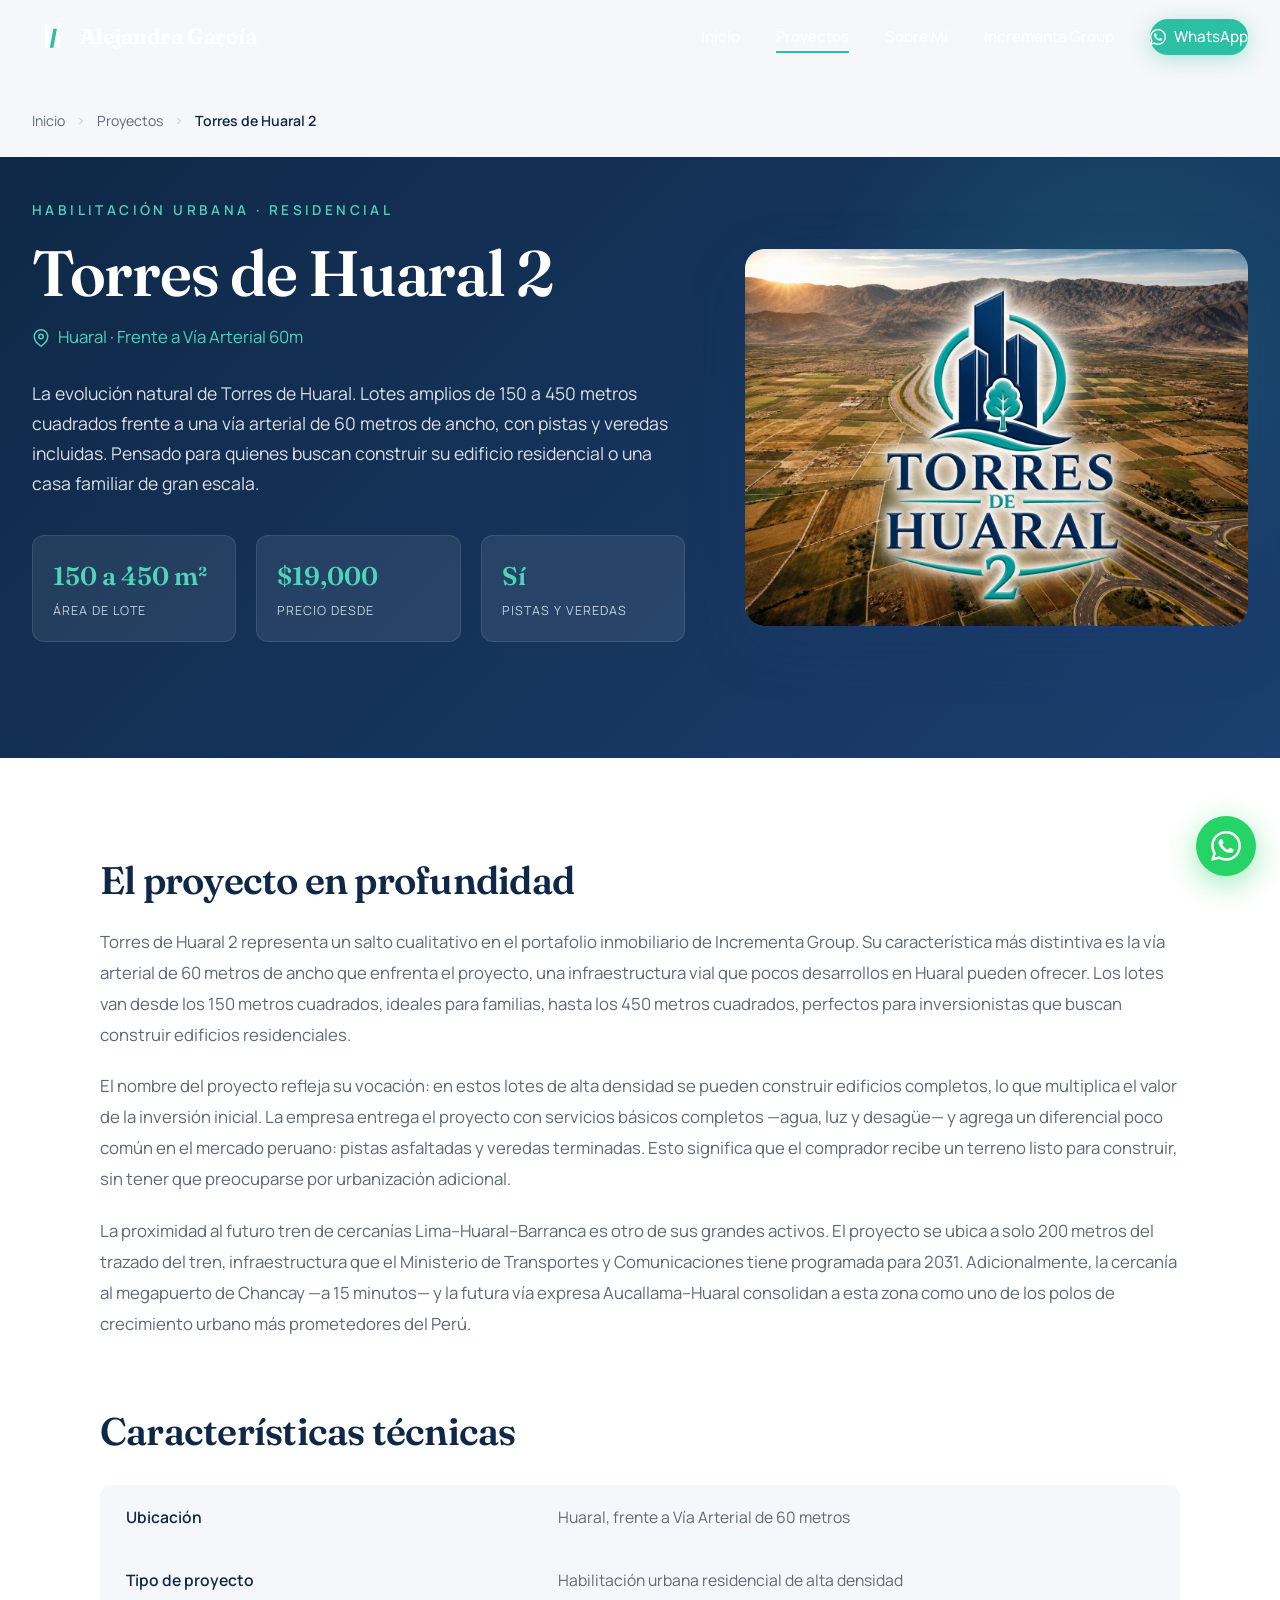
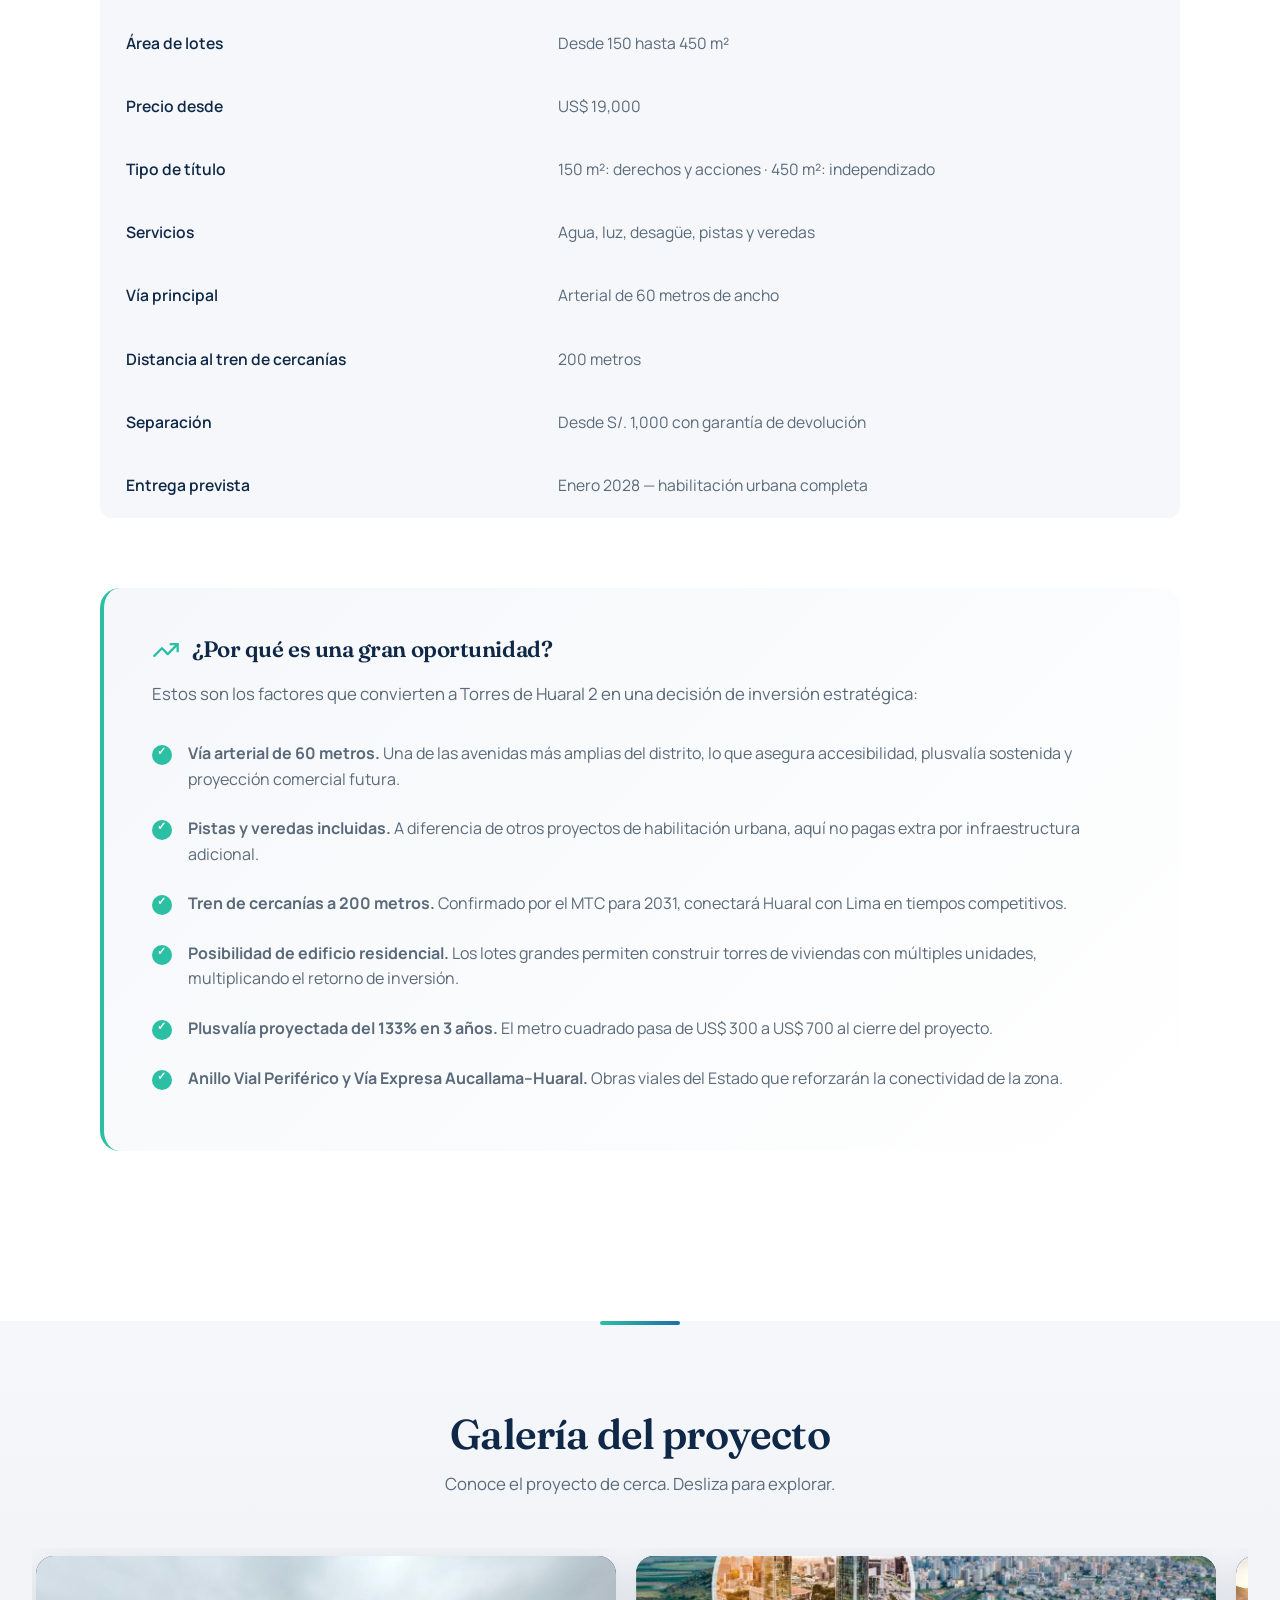
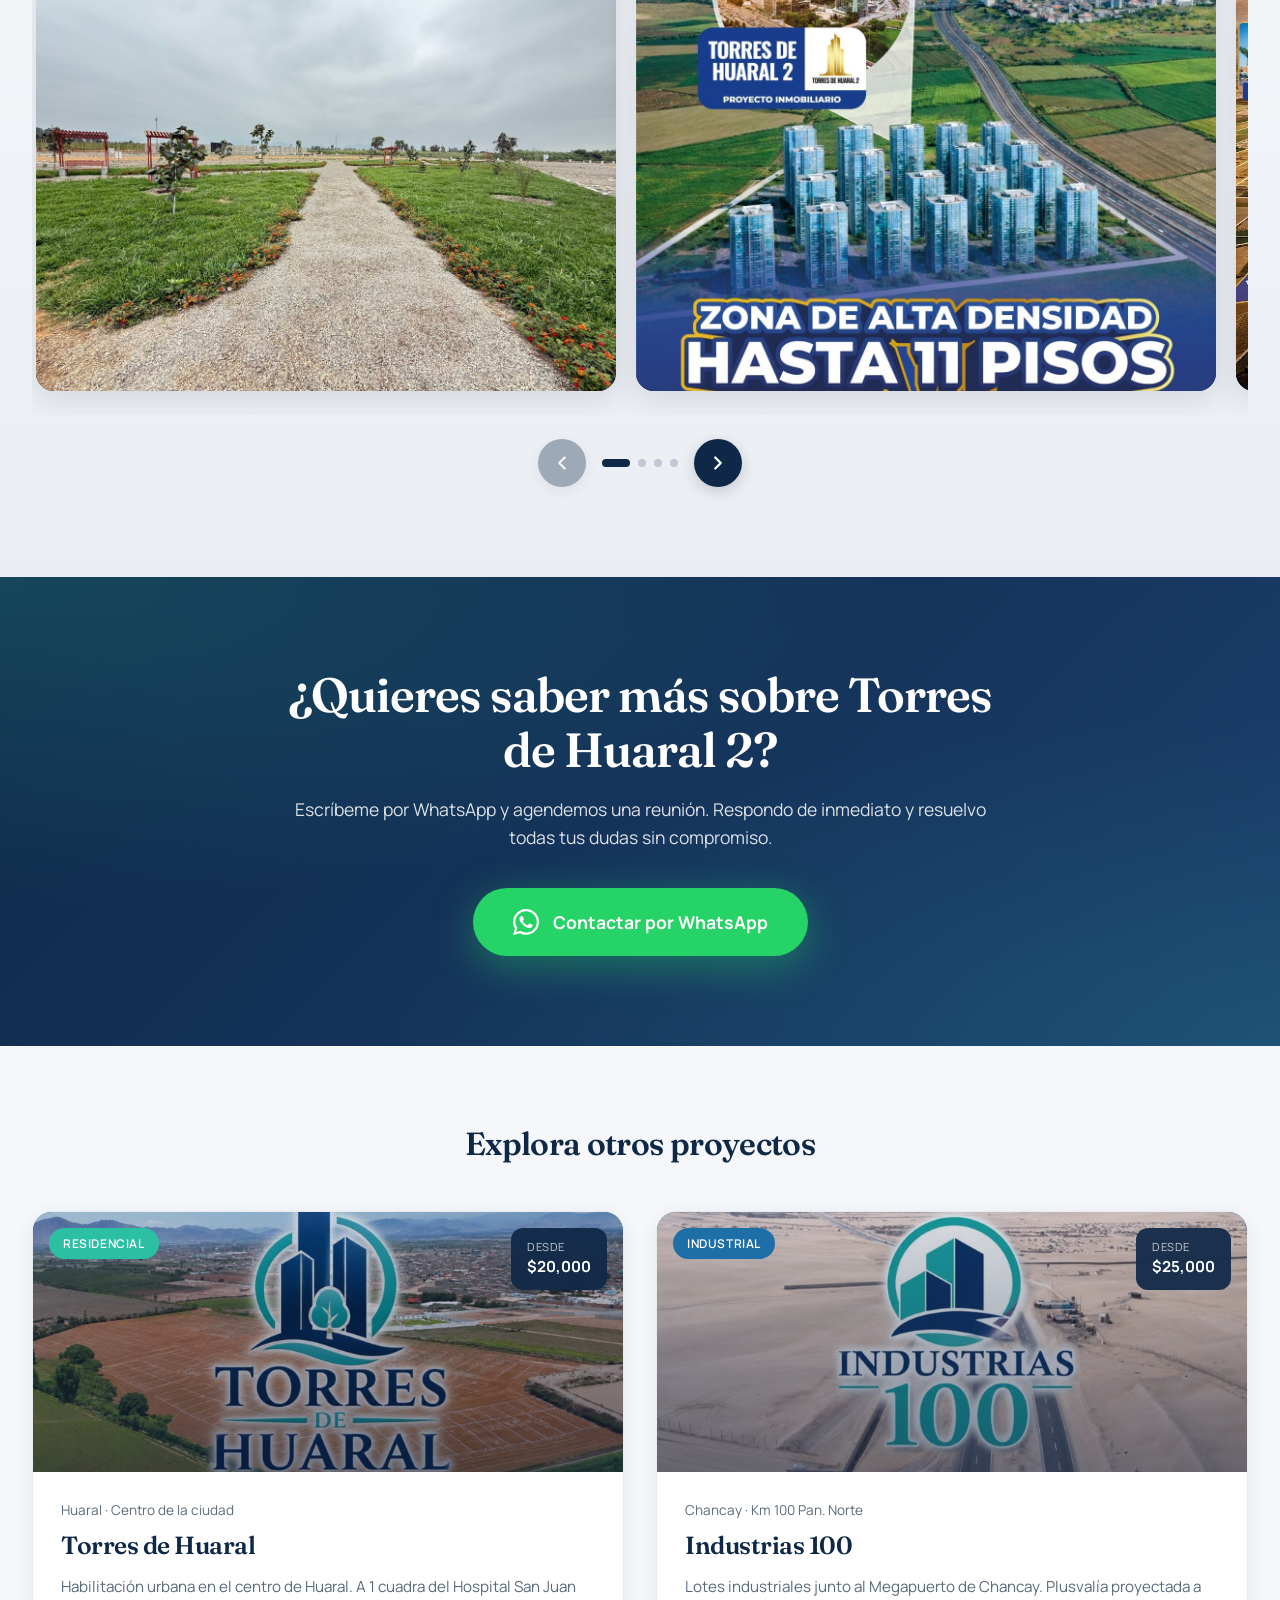
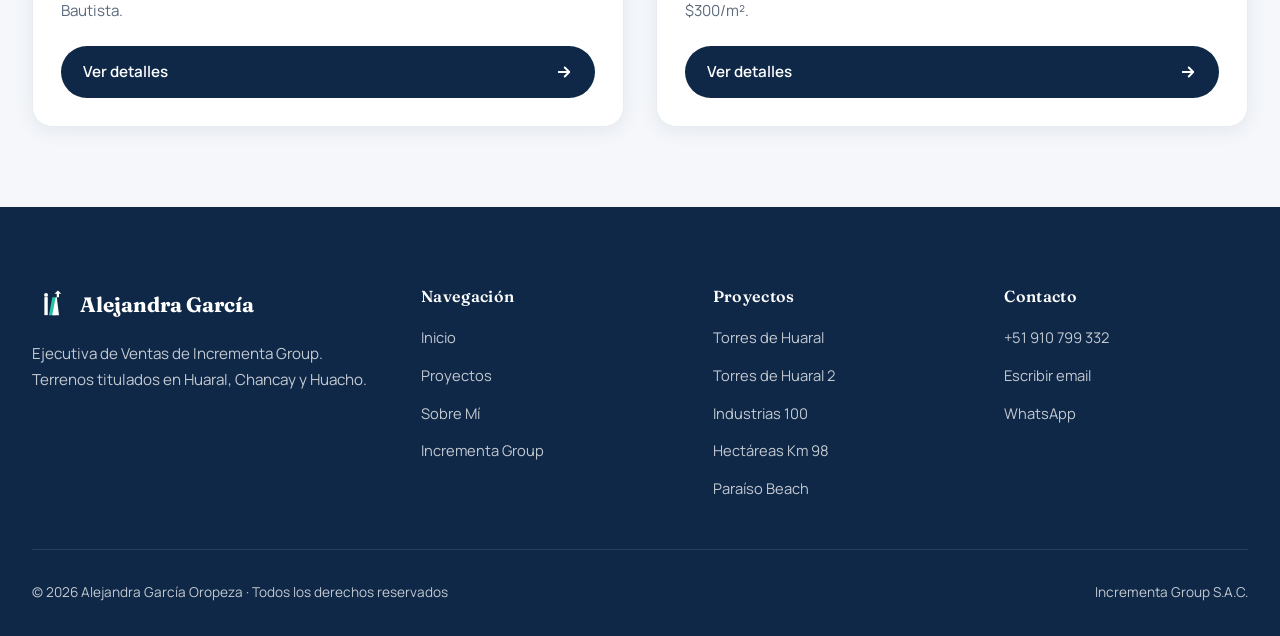
<file: torres-de-huaral-2.html>
<!DOCTYPE html>
<html lang="es">
<head>
  <meta charset="UTF-8">
  <meta name="viewport" content="width=device-width, initial-scale=1.0, viewport-fit=cover">
  <meta name="theme-color" content="#1B3F6E">

  <title>Torres de Huaral 2 | Alejandra García</title>
  <meta name="description" content="Lotes de 150 a 450 m² frente a vía arterial de 60 metros. Con pistas y veredas. A 15 minutos del Megapuerto de Chancay. Desde $19,000.">

  <meta property="og:type" content="article">
  <meta property="og:title" content="Torres de Huaral 2 | Incrementa Group">
  <meta property="og:description" content="Lotes de 150 a 450 m² frente a vía arterial de 60 metros. Con pistas y veredas. A 15 minutos del Megapuerto de Chancay. Desde $19,000.">

  <link rel="icon" type="image/svg+xml" href="favicon.svg">
  <link rel="preconnect" href="https://fonts.googleapis.com">
  <link rel="preconnect" href="https://fonts.gstatic.com" crossorigin>
  <link href="https://fonts.googleapis.com/css2?family=Fraunces:ital,opsz,wght@0,9..144,400;0,9..144,500;0,9..144,600;0,9..144,700;1,9..144,500&family=Manrope:wght@300;400;500;600;700&display=swap" rel="stylesheet">
  <link rel="stylesheet" href="estilos.css">
</head>
<body>

  <nav class="navbar scrolled" id="navbar">
    <div class="navbar-contenedor">
      <a href="index.html" class="navbar-logo" aria-label="Inicio">
        <svg class="navbar-logo-icono" viewBox="0 0 64 64" xmlns="http://www.w3.org/2000/svg">
          <path d="M22 18 L22 50 L28 50 L28 18 Z" fill="#FFFFFF"/>
          <circle cx="25" cy="14" r="3.5" fill="#FFFFFF"/>
          <path d="M30 50 L36 18 L42 18 L42 50 Z" fill="#2BBFA4"/>
          <path d="M36 50 L42 18 L48 18 L48 12 L52 12 L46 6 L40 12 L44 12 L44 18 L48 50 Z" fill="#FFFFFF"/>
        </svg>
        <span>Alejandra García</span>
      </a>
      <button class="menu-hamburguesa" aria-label="Abrir menú"><span></span><span></span><span></span></button>
      <ul class="navbar-menu">
        <li><a href="index.html">Inicio</a></li>
        <li><a href="index.html#proyectos" class="activo">Proyectos</a></li>
        <li><a href="index.html#alejandra">Sobre Mí</a></li>
        <li><a href="index.html#empresa">Incrementa Group</a></li>
        <li><a href="https://wa.me/51910799332?text=%C2%A1Hola%21%20Estoy%20interesado%20en%20el%20proyecto%20Torres%20de%20Huaral%202%20%C2%BFPodemos%20agendar%20una%20reuni%C3%B3n%3F" target="_blank" rel="noopener" class="navbar-cta">
          <svg width="16" height="16" viewBox="0 0 24 24" fill="currentColor"><path d="M17.472 14.382c-.297-.149-1.758-.867-2.03-.967-.273-.099-.471-.148-.67.15-.197.297-.767.966-.94 1.164-.173.199-.347.223-.644.075-.297-.15-1.255-.463-2.39-1.475-.883-.788-1.48-1.761-1.653-2.059-.173-.297-.018-.458.13-.606.134-.133.298-.347.446-.52.149-.174.198-.298.298-.497.099-.198.05-.371-.025-.52-.075-.149-.669-1.612-.916-2.207-.242-.579-.487-.5-.669-.51-.173-.008-.371-.01-.57-.01-.198 0-.52.074-.792.372-.272.297-1.04 1.016-1.04 2.479 0 1.462 1.065 2.875 1.213 3.074.149.198 2.096 3.2 5.077 4.487.709.306 1.262.489 1.694.625.712.227 1.36.195 1.871.118.571-.085 1.758-.719 2.006-1.413.248-.694.248-1.289.173-1.413-.074-.124-.272-.198-.57-.347m-5.421 7.403h-.004a9.87 9.87 0 01-5.031-1.378l-.361-.214-3.741.982.998-3.648-.235-.374a9.86 9.86 0 01-1.51-5.26c.001-5.45 4.436-9.884 9.888-9.884 2.64 0 5.122 1.03 6.988 2.898a9.825 9.825 0 012.893 6.994c-.003 5.45-4.437 9.884-9.885 9.884m8.413-18.297A11.815 11.815 0 0012.05 0C5.495 0 .16 5.335.157 11.892c0 2.096.547 4.142 1.588 5.945L.057 24l6.305-1.654a11.882 11.882 0 005.683 1.448h.005c6.554 0 11.89-5.335 11.893-11.893a11.821 11.821 0 00-3.48-8.413z"/></svg>
          WhatsApp
        </a></li>
      </ul>
    </div>
  </nav>

  <div class="breadcrumb">
    <div class="breadcrumb-contenedor">
      <a href="index.html">Inicio</a>
      <svg width="12" height="12" viewBox="0 0 24 24" fill="none" stroke="currentColor" stroke-width="2"><polyline points="9 18 15 12 9 6"/></svg>
      <a href="index.html#proyectos">Proyectos</a>
      <svg width="12" height="12" viewBox="0 0 24 24" fill="none" stroke="currentColor" stroke-width="2"><polyline points="9 18 15 12 9 6"/></svg>
      <span class="breadcrumb-actual">Torres de Huaral 2</span>
    </div>
  </div>

  <section class="proyecto-hero">
    <div class="proyecto-hero-contenedor">
      <div class="proyecto-hero-info">
        <span class="seccion-etiqueta">Habilitación Urbana · Residencial</span>
        <h1 class="proyecto-hero-titulo">Torres de Huaral 2</h1>
        <div class="proyecto-hero-ubicacion">
          <svg width="18" height="18" viewBox="0 0 24 24" fill="none" stroke="currentColor" stroke-width="2" stroke-linecap="round" stroke-linejoin="round"><path d="M21 10c0 7-9 13-9 13s-9-6-9-13a9 9 0 0 1 18 0z"/><circle cx="12" cy="10" r="3"/></svg>
          Huaral · Frente a Vía Arterial 60m
        </div>
        <p class="proyecto-hero-resumen">La evolución natural de Torres de Huaral. Lotes amplios de 150 a 450 metros cuadrados frente a una vía arterial de 60 metros de ancho, con pistas y veredas incluidas. Pensado para quienes buscan construir su edificio residencial o una casa familiar de gran escala.</p>

        <div class="proyecto-hero-stats">
          <div class="proyecto-stat">
            <div class="proyecto-stat-valor">150 a 450 m²</div>
            <div class="proyecto-stat-etiqueta">Área de lote</div>
          </div>
          <div class="proyecto-stat">
            <div class="proyecto-stat-valor">$19,000</div>
            <div class="proyecto-stat-etiqueta">Precio desde</div>
          </div>
          <div class="proyecto-stat">
            <div class="proyecto-stat-valor">Sí</div>
            <div class="proyecto-stat-etiqueta">Pistas y veredas</div>
          </div>
        </div>
      </div>

      <div class="proyecto-hero-imagen">
        <img src="imagenes/hero-torres-huaral-2.jpg" alt="Torres de Huaral 2 — Vista aérea del proyecto" width="1400" height="1024" fetchpriority="high">
      </div>
    </div>
  </section>

  <section class="proyecto-detalle">
    <div class="proyecto-detalle-contenedor">

      <div class="proyecto-detalle-bloque">
        <h2>El proyecto en profundidad</h2>
        <p>Torres de Huaral 2 representa un salto cualitativo en el portafolio inmobiliario de Incrementa Group. Su característica más distintiva es la vía arterial de 60 metros de ancho que enfrenta el proyecto, una infraestructura vial que pocos desarrollos en Huaral pueden ofrecer. Los lotes van desde los 150 metros cuadrados, ideales para familias, hasta los 450 metros cuadrados, perfectos para inversionistas que buscan construir edificios residenciales.</p>
        <p>El nombre del proyecto refleja su vocación: en estos lotes de alta densidad se pueden construir edificios completos, lo que multiplica el valor de la inversión inicial. La empresa entrega el proyecto con servicios básicos completos —agua, luz y desagüe— y agrega un diferencial poco común en el mercado peruano: pistas asfaltadas y veredas terminadas. Esto significa que el comprador recibe un terreno listo para construir, sin tener que preocuparse por urbanización adicional.</p>
        <p>La proximidad al futuro tren de cercanías Lima–Huaral–Barranca es otro de sus grandes activos. El proyecto se ubica a solo 200 metros del trazado del tren, infraestructura que el Ministerio de Transportes y Comunicaciones tiene programada para 2031. Adicionalmente, la cercanía al megapuerto de Chancay —a 15 minutos— y la futura vía expresa Aucallama–Huaral consolidan a esta zona como uno de los polos de crecimiento urbano más prometedores del Perú.</p>
      </div>

      <div class="proyecto-detalle-bloque">
        <h2>Características técnicas</h2>
        <table class="proyecto-tabla">
          <tr><td>Ubicación</td><td>Huaral, frente a Vía Arterial de 60 metros</td></tr>
          <tr><td>Tipo de proyecto</td><td>Habilitación urbana residencial de alta densidad</td></tr>
          <tr><td>Área de lotes</td><td>Desde 150 hasta 450 m²</td></tr>
          <tr><td>Precio desde</td><td>US$ 19,000</td></tr>
          <tr><td>Tipo de título</td><td>150 m²: derechos y acciones · 450 m²: independizado</td></tr>
          <tr><td>Servicios</td><td>Agua, luz, desagüe, pistas y veredas</td></tr>
          <tr><td>Vía principal</td><td>Arterial de 60 metros de ancho</td></tr>
          <tr><td>Distancia al tren de cercanías</td><td>200 metros</td></tr>
          <tr><td>Separación</td><td>Desde S/. 1,000 con garantía de devolución</td></tr>
          <tr><td>Entrega prevista</td><td>Enero 2028 — habilitación urbana completa</td></tr>
        </table>
      </div>

      <div class="proyecto-detalle-bloque">
        <div class="oportunidad-bloque">
          <h3>
            <svg width="28" height="28" viewBox="0 0 24 24" fill="none" stroke="#2BBFA4" stroke-width="2" stroke-linecap="round" stroke-linejoin="round"><polyline points="22 7 13.5 15.5 8.5 10.5 2 17"/><polyline points="16 7 22 7 22 13"/></svg>
            ¿Por qué es una gran oportunidad?
          </h3>
          <p>Estos son los factores que convierten a Torres de Huaral 2 en una decisión de inversión estratégica:</p>
          <ul>
            <li><strong>Vía arterial de 60 metros.</strong> Una de las avenidas más amplias del distrito, lo que asegura accesibilidad, plusvalía sostenida y proyección comercial futura.</li>
            <li><strong>Pistas y veredas incluidas.</strong> A diferencia de otros proyectos de habilitación urbana, aquí no pagas extra por infraestructura adicional.</li>
            <li><strong>Tren de cercanías a 200 metros.</strong> Confirmado por el MTC para 2031, conectará Huaral con Lima en tiempos competitivos.</li>
            <li><strong>Posibilidad de edificio residencial.</strong> Los lotes grandes permiten construir torres de viviendas con múltiples unidades, multiplicando el retorno de inversión.</li>
            <li><strong>Plusvalía proyectada del 133% en 3 años.</strong> El metro cuadrado pasa de US$ 300 a US$ 700 al cierre del proyecto.</li>
            <li><strong>Anillo Vial Periférico y Vía Expresa Aucallama–Huaral.</strong> Obras viales del Estado que reforzarán la conectividad de la zona.</li>
          </ul>
        </div>
      </div>

    </div>
  </section>

  <!-- GALERÍA -->
  <section class="proyecto-galeria">
    <div class="proyecto-galeria-contenedor">
      <div class="proyecto-galeria-header">
        <h2>Galería del proyecto</h2>
        <p class="proyecto-galeria-subtitulo">Conoce el proyecto de cerca. Desliza para explorar.</p>
      </div>

      <div class="carrusel" data-carrusel>
        <div class="carrusel-pista">

          <div class="carrusel-slide" onclick="abrirLightbox('imagenes/galeria-torres-huaral-2-01.jpg', 'imagen')">
            <img src="imagenes/galeria-torres-huaral-2-01.jpg" alt="Torres de Huaral 2 — Área verde del proyecto" loading="lazy">
          </div>

          <div class="carrusel-slide" onclick="abrirLightbox('imagenes/galeria-torres-huaral-2-02.jpg', 'imagen')">
            <img src="imagenes/galeria-torres-huaral-2-02.jpg" alt="Torres de Huaral 2 — Alta densidad hasta 11 pisos" loading="lazy">
          </div>

          <div class="carrusel-slide" onclick="abrirLightbox('imagenes/galeria-torres-huaral-2-03.jpg', 'imagen')">
            <img src="imagenes/galeria-torres-huaral-2-03.jpg" alt="Torres de Huaral 2 — Vía arterial Huaral–Chancay" loading="lazy">
          </div>

          <div class="carrusel-slide">
            <div class="carrusel-slide-video" onclick="abrirLightbox('videos/galeria-torres-huaral-2.mp4', 'video')">
              <video src="videos/galeria-torres-huaral-2.mp4" muted playsinline preload="metadata"></video>
              <div class="play-overlay">
                <div class="play-overlay-circulo">
                  <svg width="28" height="28" viewBox="0 0 24 24" fill="white"><polygon points="6,4 20,12 6,20"/></svg>
                </div>
              </div>
            </div>
          </div>

        </div>

        <div class="carrusel-controles">
          <button class="carrusel-boton carrusel-boton-prev" aria-label="Anterior">
            <svg width="22" height="22" viewBox="0 0 24 24" fill="none" stroke="currentColor" stroke-width="2.5" stroke-linecap="round" stroke-linejoin="round"><polyline points="15 18 9 12 15 6"/></svg>
          </button>
          <div class="carrusel-indicadores">
            <button class="carrusel-indicador activo" aria-label="Ir a slide 1"></button>
            <button class="carrusel-indicador" aria-label="Ir a slide 2"></button>
            <button class="carrusel-indicador" aria-label="Ir a slide 3"></button>
            <button class="carrusel-indicador" aria-label="Ir a slide 4"></button>
          </div>
          <button class="carrusel-boton carrusel-boton-next" aria-label="Siguiente">
            <svg width="22" height="22" viewBox="0 0 24 24" fill="none" stroke="currentColor" stroke-width="2.5" stroke-linecap="round" stroke-linejoin="round"><polyline points="9 18 15 12 9 6"/></svg>
          </button>
        </div>
      </div>
    </div>
  </section>

  <!-- LIGHTBOX -->
  <div class="galeria-lightbox" id="galeria-lightbox" onclick="cerrarLightbox(event)">
    <button class="galeria-lightbox-cerrar" onclick="cerrarLightbox(event)" aria-label="Cerrar">
      <svg width="22" height="22" viewBox="0 0 24 24" fill="none" stroke="currentColor" stroke-width="2.5" stroke-linecap="round" stroke-linejoin="round"><line x1="18" y1="6" x2="6" y2="18"/><line x1="6" y1="6" x2="18" y2="18"/></svg>
    </button>
    <div class="galeria-lightbox-contenido" id="galeria-lightbox-contenido"></div>
  </div>

  <section class="cta-proyecto">
    <div class="cta-proyecto-contenedor">
      <h2>¿Quieres saber más sobre Torres de Huaral 2?</h2>
      <p>Escríbeme por WhatsApp y agendemos una reunión. Respondo de inmediato y resuelvo todas tus dudas sin compromiso.</p>
      <a href="https://wa.me/51910799332?text=%C2%A1Hola%21%20Estoy%20interesado%20en%20el%20proyecto%20Torres%20de%20Huaral%202%20%C2%BFPodemos%20agendar%20una%20reuni%C3%B3n%3F" target="_blank" rel="noopener" class="boton-whatsapp-grande">
        <svg width="26" height="26" viewBox="0 0 24 24" fill="currentColor"><path d="M17.472 14.382c-.297-.149-1.758-.867-2.03-.967-.273-.099-.471-.148-.67.15-.197.297-.767.966-.94 1.164-.173.199-.347.223-.644.075-.297-.15-1.255-.463-2.39-1.475-.883-.788-1.48-1.761-1.653-2.059-.173-.297-.018-.458.13-.606.134-.133.298-.347.446-.52.149-.174.198-.298.298-.497.099-.198.05-.371-.025-.52-.075-.149-.669-1.612-.916-2.207-.242-.579-.487-.5-.669-.51-.173-.008-.371-.01-.57-.01-.198 0-.52.074-.792.372-.272.297-1.04 1.016-1.04 2.479 0 1.462 1.065 2.875 1.213 3.074.149.198 2.096 3.2 5.077 4.487.709.306 1.262.489 1.694.625.712.227 1.36.195 1.871.118.571-.085 1.758-.719 2.006-1.413.248-.694.248-1.289.173-1.413-.074-.124-.272-.198-.57-.347m-5.421 7.403h-.004a9.87 9.87 0 01-5.031-1.378l-.361-.214-3.741.982.998-3.648-.235-.374a9.86 9.86 0 01-1.51-5.26c.001-5.45 4.436-9.884 9.888-9.884 2.64 0 5.122 1.03 6.988 2.898a9.825 9.825 0 012.893 6.994c-.003 5.45-4.437 9.884-9.885 9.884m8.413-18.297A11.815 11.815 0 0012.05 0C5.495 0 .16 5.335.157 11.892c0 2.096.547 4.142 1.588 5.945L.057 24l6.305-1.654a11.882 11.882 0 005.683 1.448h.005c6.554 0 11.89-5.335 11.893-11.893a11.821 11.821 0 00-3.48-8.413z"/></svg>
        Contactar por WhatsApp
      </a>
    </div>
  </section>

  <section class="relacionados">
    <div class="relacionados-contenedor">
      <h2>Explora otros proyectos</h2>
      <div class="relacionados-grid">
        <article class="proyecto">
          <div class="proyecto-imagen">
            <span class="proyecto-etiqueta">Residencial</span>
            <div class="proyecto-precio-badge"><span>Desde</span>$20,000</div>
            <img src="imagenes/hero-torres-huaral-thumb.jpg" alt="Torres de Huaral" class="proyecto-imagen-real" loading="lazy">
            <div class="proyecto-imagen-placeholder" aria-hidden="true">
              <svg width="64" height="64" viewBox="0 0 24 24" fill="none" stroke="currentColor" stroke-width="1.5" stroke-linecap="round" stroke-linejoin="round"><path d="M3 21h18M5 21V8l7-5 7 5v13M10 21V11h4v10"/></svg>
              <span>Torres de Huaral</span>
            </div>
          </div>
          <div class="proyecto-cuerpo">
            <div class="proyecto-ubicacion">Huaral · Centro de la ciudad</div>
            <h3 class="proyecto-nombre">Torres de Huaral</h3>
            <p class="proyecto-descripcion">Habilitación urbana en el centro de Huaral. A 1 cuadra del Hospital San Juan Bautista.</p>
            <a href="torres-de-huaral.html" class="proyecto-link">
              Ver detalles <svg width="18" height="18" viewBox="0 0 24 24" fill="none" stroke="currentColor" stroke-width="2.5" stroke-linecap="round" stroke-linejoin="round"><path d="M5 12h14M13 6l6 6-6 6"/></svg>
            </a>
          </div>
        </article>

        <article class="proyecto">
          <div class="proyecto-imagen">
            <span class="proyecto-etiqueta industrial">Industrial</span>
            <div class="proyecto-precio-badge"><span>Desde</span>$25,000</div>
            <img src="imagenes/hero-industrias-100-thumb.jpg" alt="Industrias 100" class="proyecto-imagen-real" loading="lazy">
            <div class="proyecto-imagen-placeholder" aria-hidden="true">
              <svg width="64" height="64" viewBox="0 0 24 24" fill="none" stroke="currentColor" stroke-width="1.5" stroke-linecap="round" stroke-linejoin="round"><path d="M2 20h20M4 20V8l5 3V8l5 3V8l5 3v9M8 12v8M14 12v8"/></svg>
              <span>Industrias 100</span>
            </div>
          </div>
          <div class="proyecto-cuerpo">
            <div class="proyecto-ubicacion">Chancay · Km 100 Pan. Norte</div>
            <h3 class="proyecto-nombre">Industrias 100</h3>
            <p class="proyecto-descripcion">Lotes industriales junto al Megapuerto de Chancay. Plusvalía proyectada a $300/m².</p>
            <a href="industrias-100.html" class="proyecto-link">
              Ver detalles <svg width="18" height="18" viewBox="0 0 24 24" fill="none" stroke="currentColor" stroke-width="2.5" stroke-linecap="round" stroke-linejoin="round"><path d="M5 12h14M13 6l6 6-6 6"/></svg>
            </a>
          </div>
        </article>
      </div>
    </div>
  </section>

  <footer class="footer">
    <div class="footer-grid">
      <div class="footer-marca">
        <div class="footer-marca-logo">
          <svg width="36" height="36" viewBox="0 0 64 64" xmlns="http://www.w3.org/2000/svg">
            <path d="M22 18 L22 50 L28 50 L28 18 Z" fill="#FFFFFF"/>
            <circle cx="25" cy="14" r="3.5" fill="#FFFFFF"/>
            <path d="M30 50 L36 18 L42 18 L42 50 Z" fill="#2BBFA4"/>
            <path d="M36 50 L42 18 L48 18 L48 12 L52 12 L46 6 L40 12 L44 12 L44 18 L48 50 Z" fill="#FFFFFF"/>
          </svg>
          <span>Alejandra García</span>
        </div>
        <p>Ejecutiva de Ventas de Incrementa Group. Terrenos titulados en Huaral, Chancay y Huacho.</p>
      </div>
      <div>
        <h4 class="footer-titulo">Navegación</h4>
        <ul class="footer-lista">
          <li><a href="index.html">Inicio</a></li>
          <li><a href="index.html#proyectos">Proyectos</a></li>
          <li><a href="index.html#alejandra">Sobre Mí</a></li>
          <li><a href="index.html#empresa">Incrementa Group</a></li>
        </ul>
      </div>
      <div>
        <h4 class="footer-titulo">Proyectos</h4>
        <ul class="footer-lista">
          <li><a href="torres-de-huaral.html">Torres de Huaral</a></li>
          <li><a href="torres-de-huaral-2.html">Torres de Huaral 2</a></li>
          <li><a href="industrias-100.html">Industrias 100</a></li>
          <li><a href="hectareas-km98.html">Hectáreas Km 98</a></li>
          <li><a href="costa-beach.html">Paraíso Beach</a></li>
        </ul>
      </div>
      <div>
        <h4 class="footer-titulo">Contacto</h4>
        <ul class="footer-lista">
          <li><a href="tel:+51910799332">+51 910 799 332</a></li>
          <li><a href="mailto:asesorainmobiliaria.alejandra@gmail.com">Escribir email</a></li>
          <li><a href="https://wa.me/51910799332" target="_blank" rel="noopener">WhatsApp</a></li>
        </ul>
      </div>
    </div>
    <div class="footer-bottom">
      <span>© 2026 Alejandra García Oropeza · Todos los derechos reservados</span>
      <span>Incrementa Group S.A.C.</span>
    </div>
  </footer>

  <a href="https://wa.me/51910799332?text=%C2%A1Hola%21%20Estoy%20interesado%20en%20el%20proyecto%20Torres%20de%20Huaral%202%20%C2%BFPodemos%20agendar%20una%20reuni%C3%B3n%3F" target="_blank" rel="noopener" class="whatsapp-flotante" aria-label="Contactar por WhatsApp">
    <svg width="30" height="30" viewBox="0 0 24 24" fill="currentColor"><path d="M17.472 14.382c-.297-.149-1.758-.867-2.03-.967-.273-.099-.471-.148-.67.15-.197.297-.767.966-.94 1.164-.173.199-.347.223-.644.075-.297-.15-1.255-.463-2.39-1.475-.883-.788-1.48-1.761-1.653-2.059-.173-.297-.018-.458.13-.606.134-.133.298-.347.446-.52.149-.174.198-.298.298-.497.099-.198.05-.371-.025-.52-.075-.149-.669-1.612-.916-2.207-.242-.579-.487-.5-.669-.51-.173-.008-.371-.01-.57-.01-.198 0-.52.074-.792.372-.272.297-1.04 1.016-1.04 2.479 0 1.462 1.065 2.875 1.213 3.074.149.198 2.096 3.2 5.077 4.487.709.306 1.262.489 1.694.625.712.227 1.36.195 1.871.118.571-.085 1.758-.719 2.006-1.413.248-.694.248-1.289.173-1.413-.074-.124-.272-.198-.57-.347m-5.421 7.403h-.004a9.87 9.87 0 01-5.031-1.378l-.361-.214-3.741.982.998-3.648-.235-.374a9.86 9.86 0 01-1.51-5.26c.001-5.45 4.436-9.884 9.888-9.884 2.64 0 5.122 1.03 6.988 2.898a9.825 9.825 0 012.893 6.994c-.003 5.45-4.437 9.884-9.885 9.884m8.413-18.297A11.815 11.815 0 0012.05 0C5.495 0 .16 5.335.157 11.892c0 2.096.547 4.142 1.588 5.945L.057 24l6.305-1.654a11.882 11.882 0 005.683 1.448h.005c6.554 0 11.89-5.335 11.893-11.893a11.821 11.821 0 00-3.48-8.413z"/></svg>
  </a>

  <script src="script.js"></script>
  <script src="carrusel-galeria.js"></script>
</body>
</html>
</file>
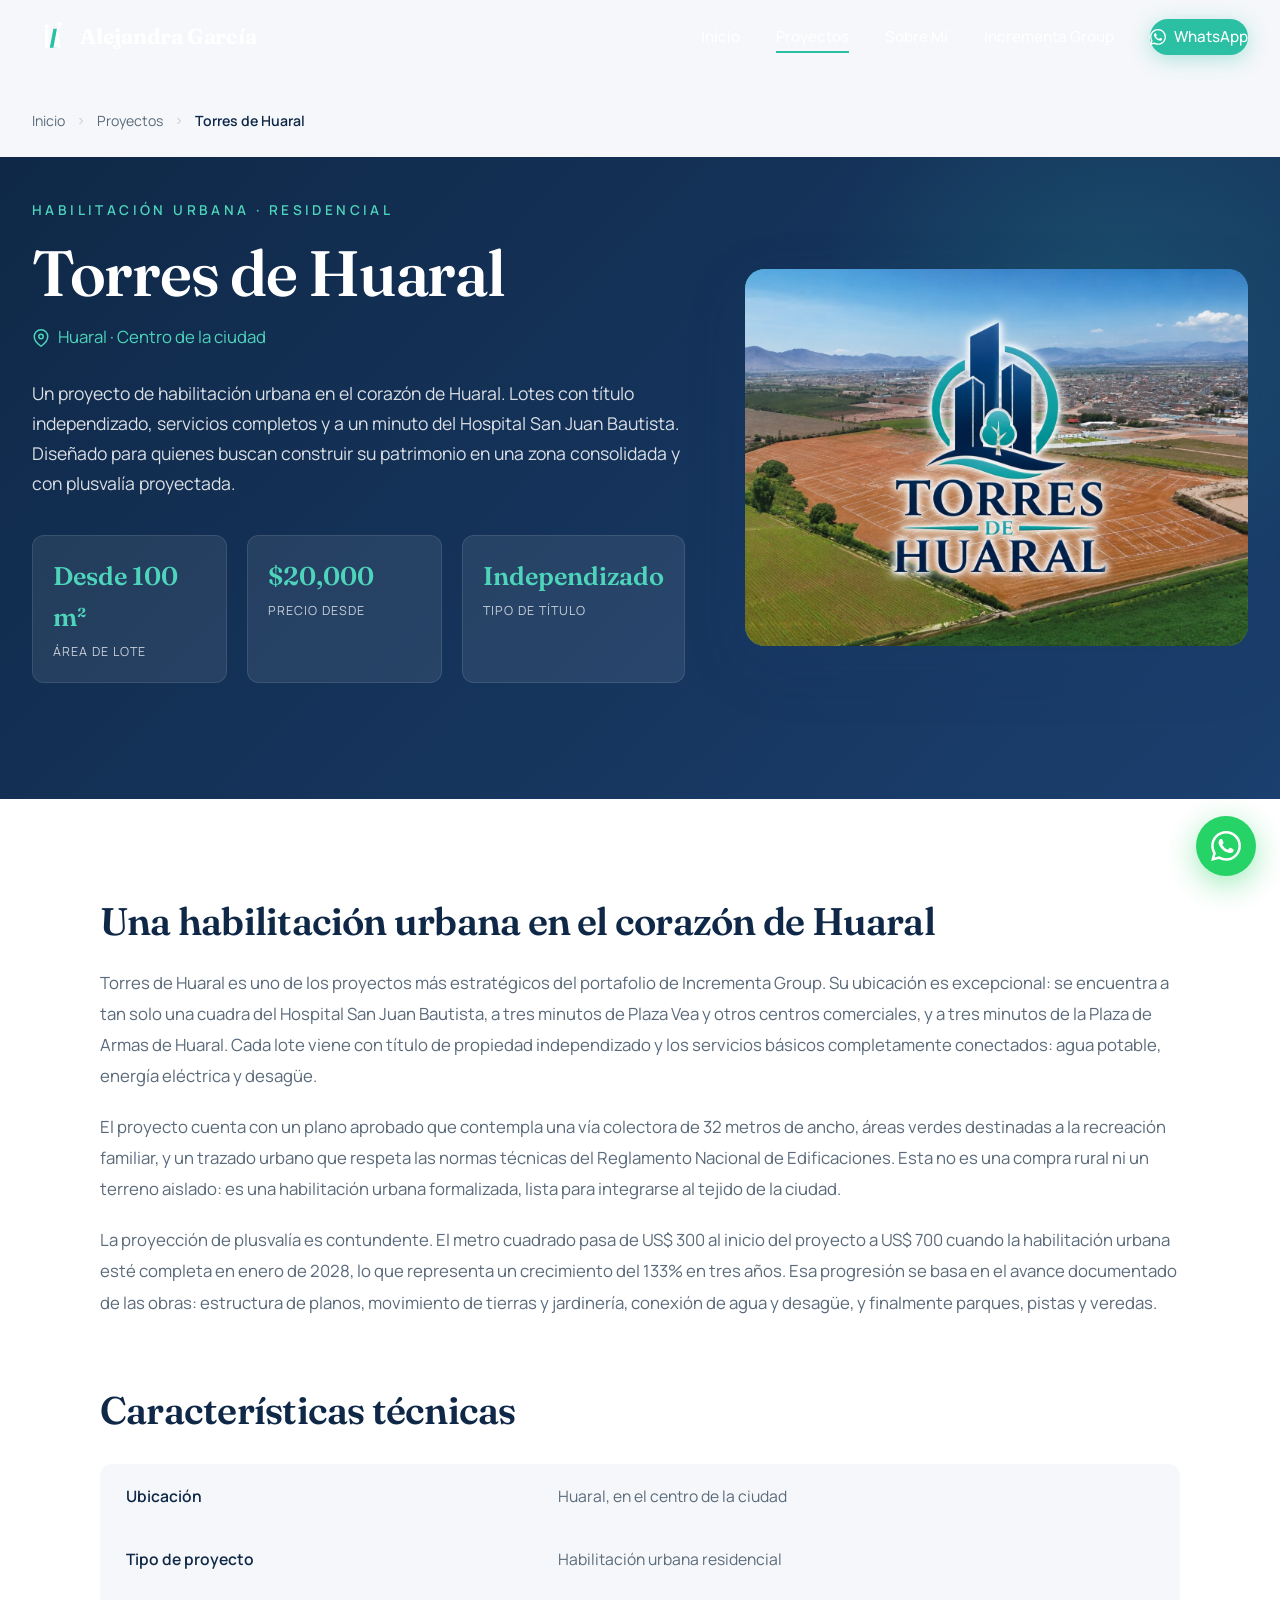
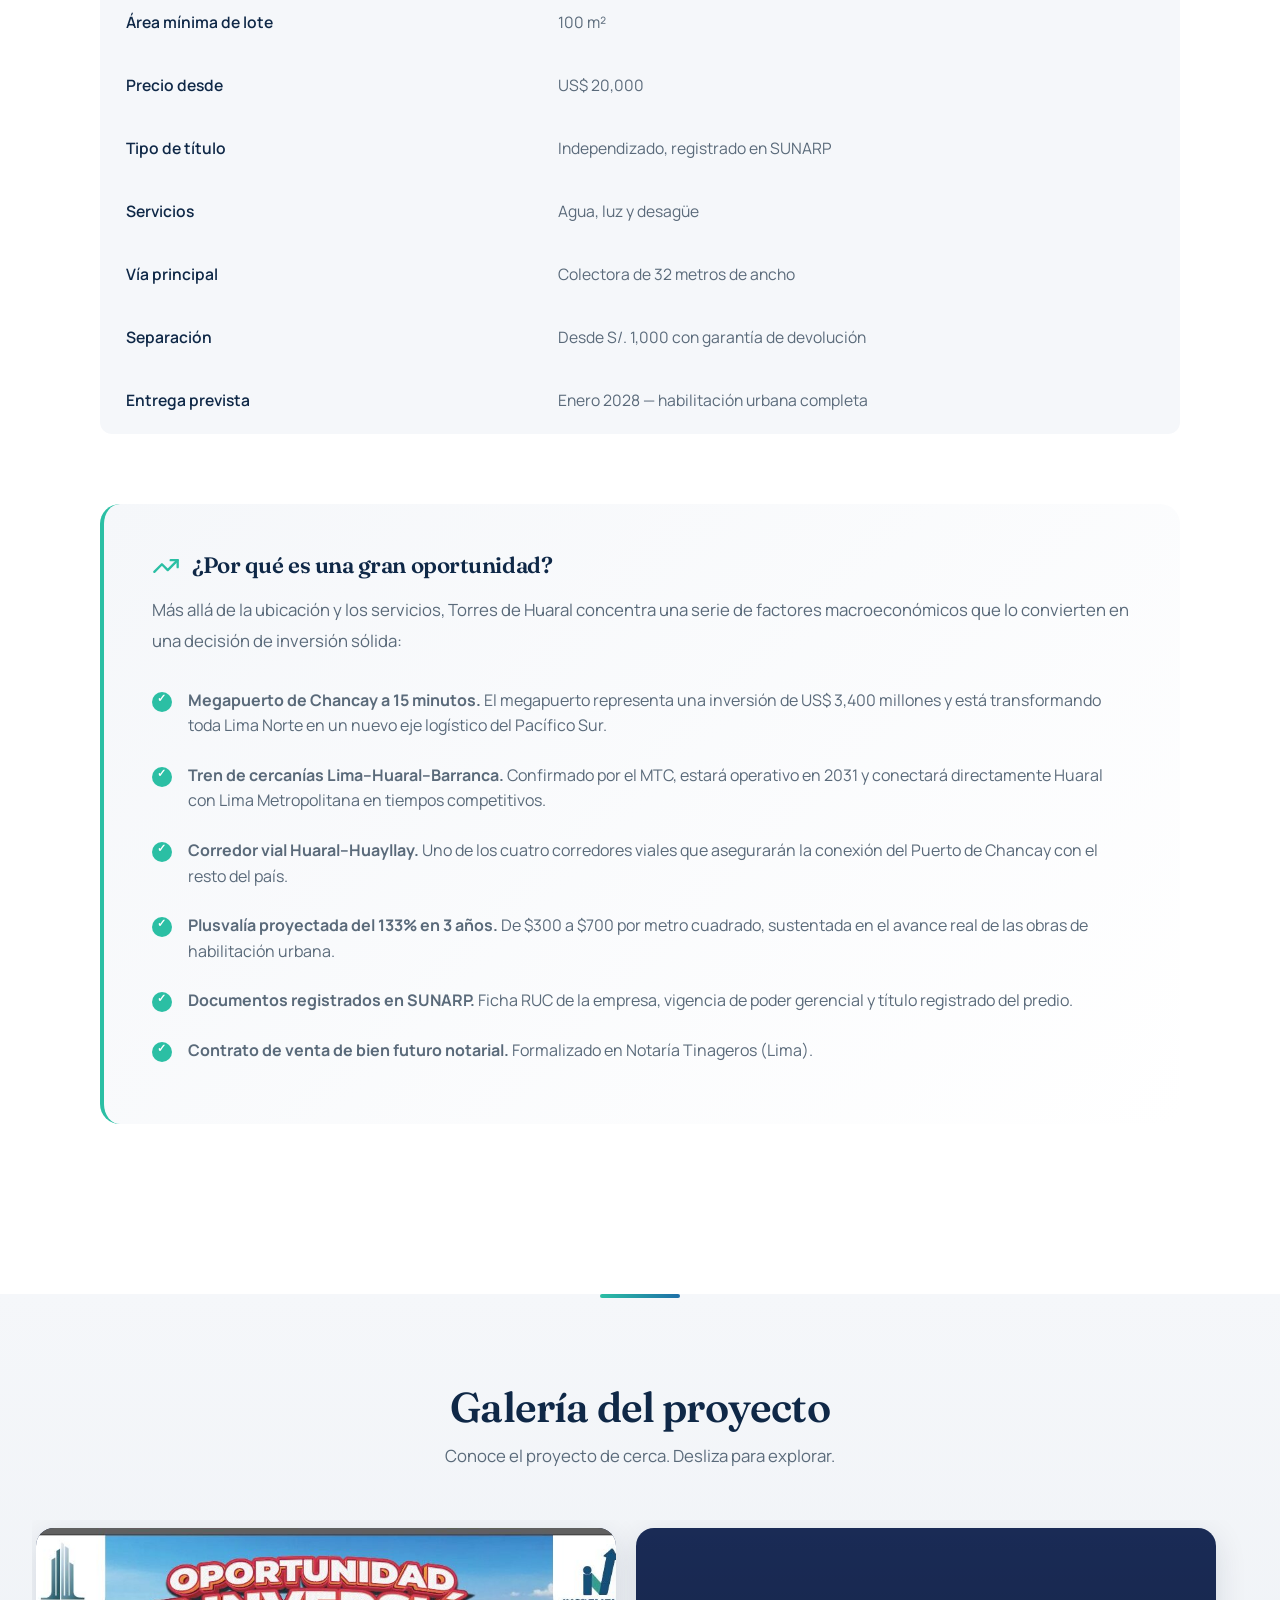
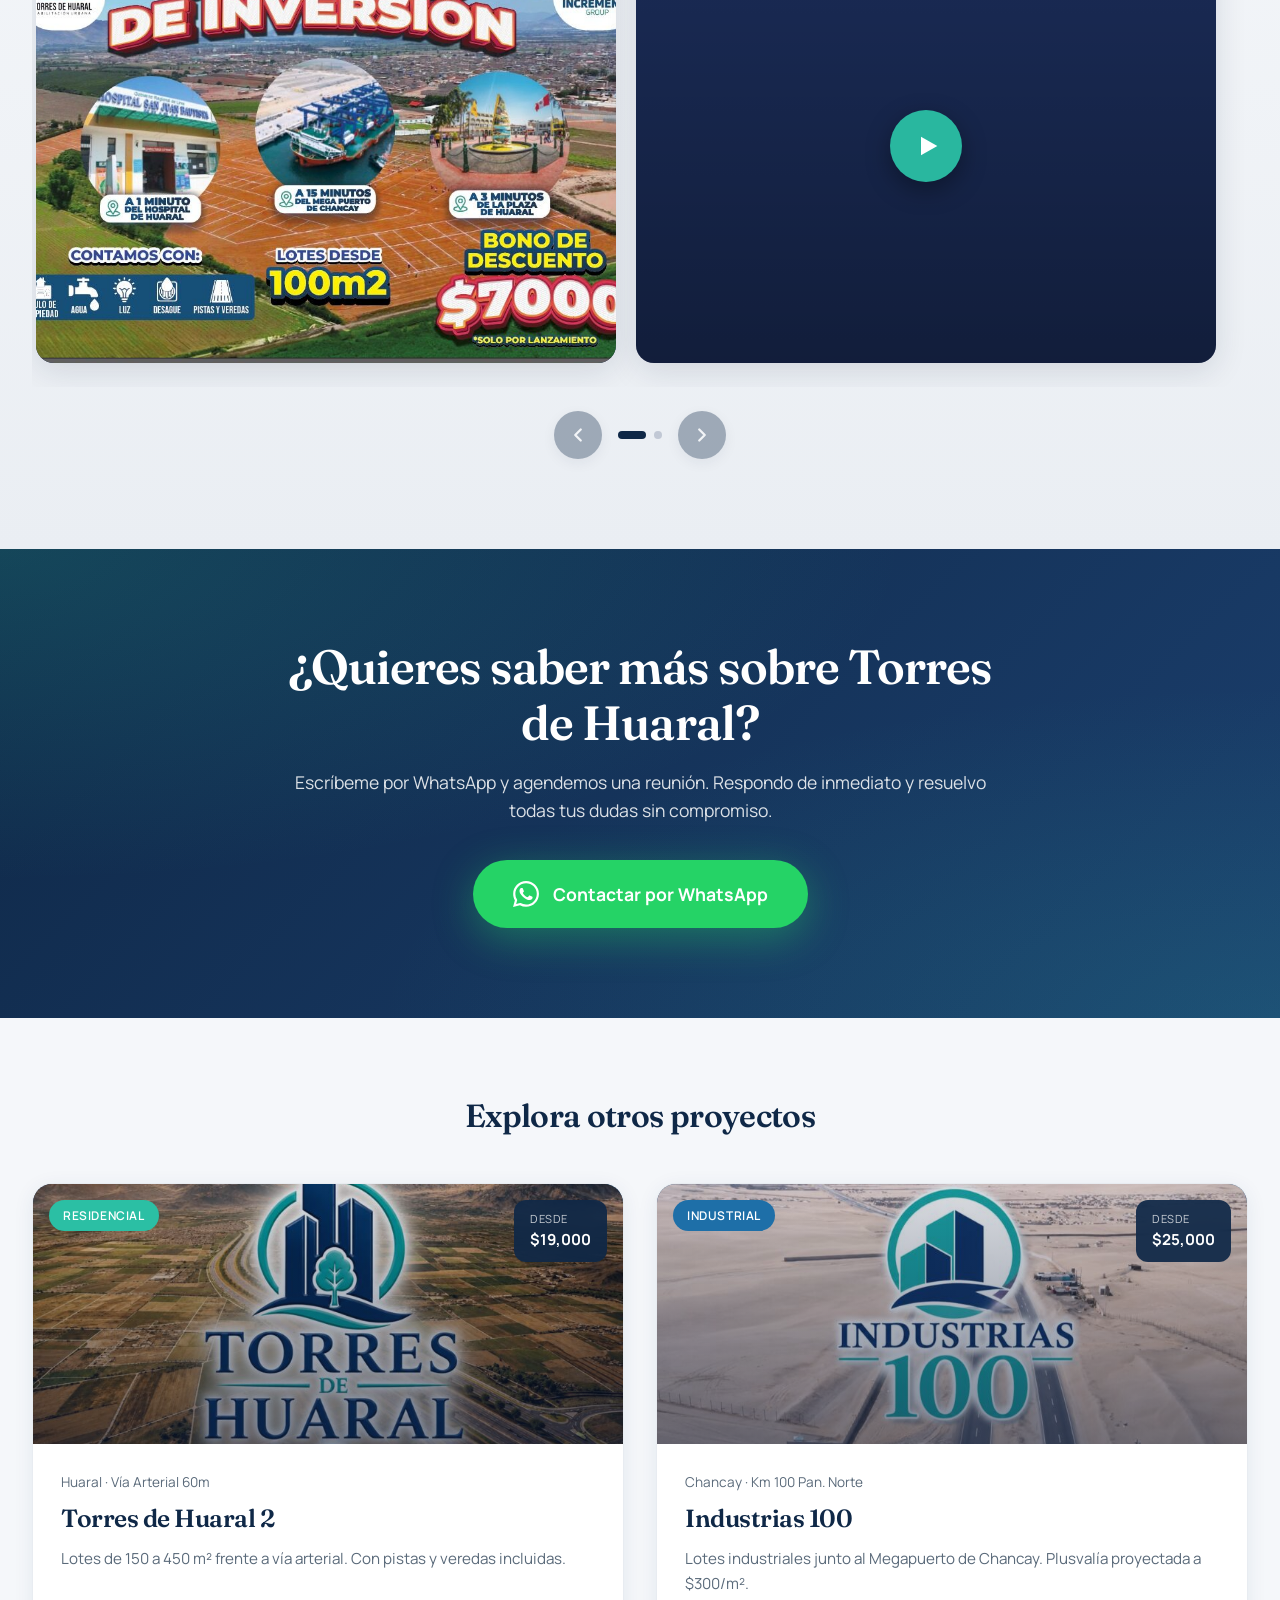
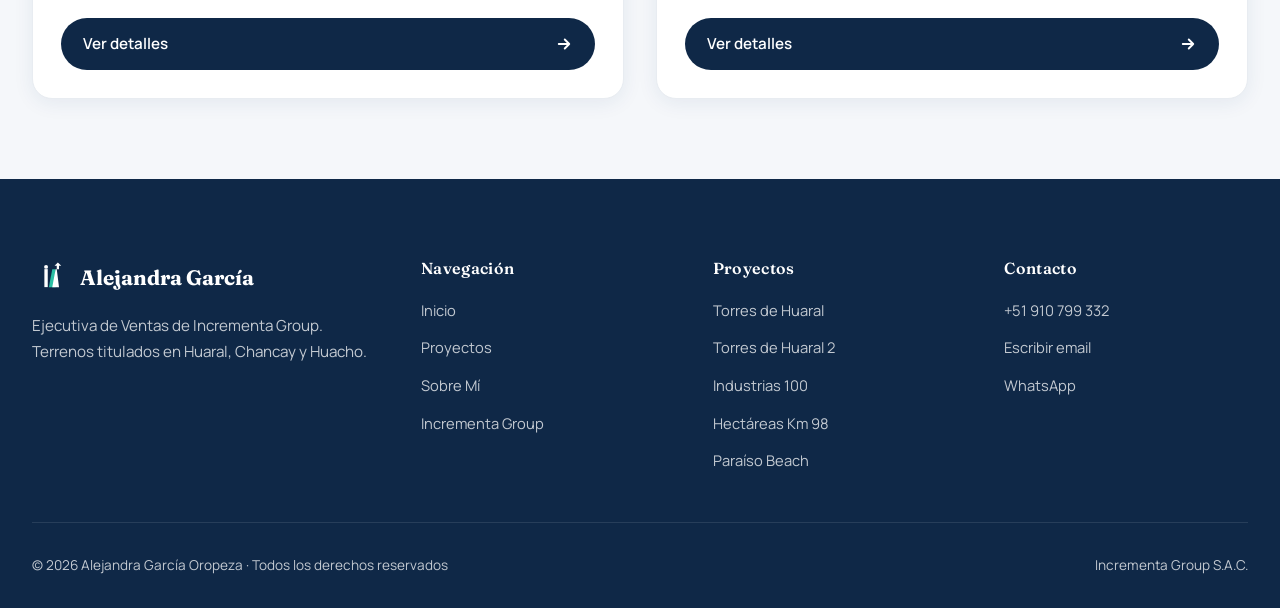
<file: torres-de-huaral.html>
<!DOCTYPE html>
<html lang="es">
<head>
  <meta charset="UTF-8">
  <meta name="viewport" content="width=device-width, initial-scale=1.0, viewport-fit=cover">
  <meta name="theme-color" content="#1B3F6E">

  <title>Torres de Huaral | Alejandra García</title>
  <meta name="description" content="Habilitación urbana en el corazón de Huaral. Lotes desde 100 m² con título independizado. A 1 cuadra del Hospital San Juan Bautista. Desde $20,000.">

  <meta property="og:type" content="article">
  <meta property="og:title" content="Torres de Huaral | Habilitación Urbana">
  <meta property="og:description" content="Tu terreno en el centro de Huaral. Título independizado, servicios completos.">

  <link rel="icon" type="image/svg+xml" href="favicon.svg">
  <link rel="preconnect" href="https://fonts.googleapis.com">
  <link rel="preconnect" href="https://fonts.gstatic.com" crossorigin>
  <link href="https://fonts.googleapis.com/css2?family=Fraunces:ital,opsz,wght@0,9..144,400;0,9..144,500;0,9..144,600;0,9..144,700;1,9..144,500&family=Manrope:wght@300;400;500;600;700&display=swap" rel="stylesheet">
  <link rel="stylesheet" href="estilos.css">
</head>
<body>

  <!-- NAVBAR -->
  <nav class="navbar scrolled" id="navbar">
    <div class="navbar-contenedor">
      <a href="index.html" class="navbar-logo" aria-label="Inicio">
        <svg class="navbar-logo-icono" viewBox="0 0 64 64" xmlns="http://www.w3.org/2000/svg">
          <path d="M22 18 L22 50 L28 50 L28 18 Z" fill="#FFFFFF"/>
          <circle cx="25" cy="14" r="3.5" fill="#FFFFFF"/>
          <path d="M30 50 L36 18 L42 18 L42 50 Z" fill="#2BBFA4"/>
          <path d="M36 50 L42 18 L48 18 L48 12 L52 12 L46 6 L40 12 L44 12 L44 18 L48 50 Z" fill="#FFFFFF"/>
        </svg>
        <span>Alejandra García</span>
      </a>

      <button class="menu-hamburguesa" aria-label="Abrir menú">
        <span></span><span></span><span></span>
      </button>

      <ul class="navbar-menu">
        <li><a href="index.html">Inicio</a></li>
        <li><a href="index.html#proyectos" class="activo">Proyectos</a></li>
        <li><a href="index.html#alejandra">Sobre Mí</a></li>
        <li><a href="index.html#empresa">Incrementa Group</a></li>
        <li><a href="https://wa.me/51910799332?text=%C2%A1Hola%21%20Estoy%20interesado%20en%20el%20proyecto%20Torres%20de%20Huaral%20%C2%BFPodemos%20agendar%20una%20reuni%C3%B3n%3F" target="_blank" rel="noopener" class="navbar-cta">
          <svg width="16" height="16" viewBox="0 0 24 24" fill="currentColor"><path d="M17.472 14.382c-.297-.149-1.758-.867-2.03-.967-.273-.099-.471-.148-.67.15-.197.297-.767.966-.94 1.164-.173.199-.347.223-.644.075-.297-.15-1.255-.463-2.39-1.475-.883-.788-1.48-1.761-1.653-2.059-.173-.297-.018-.458.13-.606.134-.133.298-.347.446-.52.149-.174.198-.298.298-.497.099-.198.05-.371-.025-.52-.075-.149-.669-1.612-.916-2.207-.242-.579-.487-.5-.669-.51-.173-.008-.371-.01-.57-.01-.198 0-.52.074-.792.372-.272.297-1.04 1.016-1.04 2.479 0 1.462 1.065 2.875 1.213 3.074.149.198 2.096 3.2 5.077 4.487.709.306 1.262.489 1.694.625.712.227 1.36.195 1.871.118.571-.085 1.758-.719 2.006-1.413.248-.694.248-1.289.173-1.413-.074-.124-.272-.198-.57-.347m-5.421 7.403h-.004a9.87 9.87 0 01-5.031-1.378l-.361-.214-3.741.982.998-3.648-.235-.374a9.86 9.86 0 01-1.51-5.26c.001-5.45 4.436-9.884 9.888-9.884 2.64 0 5.122 1.03 6.988 2.898a9.825 9.825 0 012.893 6.994c-.003 5.45-4.437 9.884-9.885 9.884m8.413-18.297A11.815 11.815 0 0012.05 0C5.495 0 .16 5.335.157 11.892c0 2.096.547 4.142 1.588 5.945L.057 24l6.305-1.654a11.882 11.882 0 005.683 1.448h.005c6.554 0 11.89-5.335 11.893-11.893a11.821 11.821 0 00-3.48-8.413z"/></svg>
          WhatsApp
        </a></li>
      </ul>
    </div>
  </nav>

  <!-- BREADCRUMB -->
  <div class="breadcrumb">
    <div class="breadcrumb-contenedor">
      <a href="index.html">Inicio</a>
      <svg width="12" height="12" viewBox="0 0 24 24" fill="none" stroke="currentColor" stroke-width="2"><polyline points="9 18 15 12 9 6"/></svg>
      <a href="index.html#proyectos">Proyectos</a>
      <svg width="12" height="12" viewBox="0 0 24 24" fill="none" stroke="currentColor" stroke-width="2"><polyline points="9 18 15 12 9 6"/></svg>
      <span class="breadcrumb-actual">Torres de Huaral</span>
    </div>
  </div>

  <!-- HERO PROYECTO -->
  <section class="proyecto-hero">
    <div class="proyecto-hero-contenedor">
      <div class="proyecto-hero-info">
        <span class="seccion-etiqueta">Habilitación Urbana · Residencial</span>
        <h1 class="proyecto-hero-titulo">Torres de Huaral</h1>
        <div class="proyecto-hero-ubicacion">
          <svg width="18" height="18" viewBox="0 0 24 24" fill="none" stroke="currentColor" stroke-width="2" stroke-linecap="round" stroke-linejoin="round"><path d="M21 10c0 7-9 13-9 13s-9-6-9-13a9 9 0 0 1 18 0z"/><circle cx="12" cy="10" r="3"/></svg>
          Huaral · Centro de la ciudad
        </div>
        <p class="proyecto-hero-resumen">
          Un proyecto de habilitación urbana en el corazón de Huaral. Lotes con título independizado, servicios completos y a un minuto del Hospital San Juan Bautista. Diseñado para quienes buscan construir su patrimonio en una zona consolidada y con plusvalía proyectada.
        </p>

        <div class="proyecto-hero-stats">
          <div class="proyecto-stat">
            <div class="proyecto-stat-valor">Desde 100 m²</div>
            <div class="proyecto-stat-etiqueta">Área de lote</div>
          </div>
          <div class="proyecto-stat">
            <div class="proyecto-stat-valor">$20,000</div>
            <div class="proyecto-stat-etiqueta">Precio desde</div>
          </div>
          <div class="proyecto-stat">
            <div class="proyecto-stat-valor">Independizado</div>
            <div class="proyecto-stat-etiqueta">Tipo de título</div>
          </div>
        </div>
      </div>

      <div class="proyecto-hero-imagen">
        <img src="imagenes/hero-torres-huaral.jpg" alt="Torres de Huaral — Vista aérea del proyecto" width="1400" height="1024" fetchpriority="high">
      </div>
    </div>
  </section>

  <!-- DETALLE -->
  <section class="proyecto-detalle">
    <div class="proyecto-detalle-contenedor">

      <div class="proyecto-detalle-bloque">
        <h2>Una habilitación urbana en el corazón de Huaral</h2>
        <p>
          Torres de Huaral es uno de los proyectos más estratégicos del portafolio de Incrementa Group. Su ubicación es excepcional: se encuentra a tan solo una cuadra del Hospital San Juan Bautista, a tres minutos de Plaza Vea y otros centros comerciales, y a tres minutos de la Plaza de Armas de Huaral. Cada lote viene con título de propiedad independizado y los servicios básicos completamente conectados: agua potable, energía eléctrica y desagüe.
        </p>
        <p>
          El proyecto cuenta con un plano aprobado que contempla una vía colectora de 32 metros de ancho, áreas verdes destinadas a la recreación familiar, y un trazado urbano que respeta las normas técnicas del Reglamento Nacional de Edificaciones. Esta no es una compra rural ni un terreno aislado: es una habilitación urbana formalizada, lista para integrarse al tejido de la ciudad.
        </p>
        <p>
          La proyección de plusvalía es contundente. El metro cuadrado pasa de US$ 300 al inicio del proyecto a US$ 700 cuando la habilitación urbana esté completa en enero de 2028, lo que representa un crecimiento del 133% en tres años. Esa progresión se basa en el avance documentado de las obras: estructura de planos, movimiento de tierras y jardinería, conexión de agua y desagüe, y finalmente parques, pistas y veredas.
        </p>
      </div>

      <div class="proyecto-detalle-bloque">
        <h2>Características técnicas</h2>
        <table class="proyecto-tabla">
          <tr><td>Ubicación</td><td>Huaral, en el centro de la ciudad</td></tr>
          <tr><td>Tipo de proyecto</td><td>Habilitación urbana residencial</td></tr>
          <tr><td>Área mínima de lote</td><td>100 m²</td></tr>
          <tr><td>Precio desde</td><td>US$ 20,000</td></tr>
          <tr><td>Tipo de título</td><td>Independizado, registrado en SUNARP</td></tr>
          <tr><td>Servicios</td><td>Agua, luz y desagüe</td></tr>
          <tr><td>Vía principal</td><td>Colectora de 32 metros de ancho</td></tr>
          <tr><td>Separación</td><td>Desde S/. 1,000 con garantía de devolución</td></tr>
          <tr><td>Entrega prevista</td><td>Enero 2028 — habilitación urbana completa</td></tr>
        </table>
      </div>

      <div class="proyecto-detalle-bloque">
        <div class="oportunidad-bloque">
          <h3>
            <svg width="28" height="28" viewBox="0 0 24 24" fill="none" stroke="#2BBFA4" stroke-width="2" stroke-linecap="round" stroke-linejoin="round"><polyline points="22 7 13.5 15.5 8.5 10.5 2 17"/><polyline points="16 7 22 7 22 13"/></svg>
            ¿Por qué es una gran oportunidad?
          </h3>
          <p>Más allá de la ubicación y los servicios, Torres de Huaral concentra una serie de factores macroeconómicos que lo convierten en una decisión de inversión sólida:</p>
          <ul>
            <li><strong>Megapuerto de Chancay a 15 minutos.</strong> El megapuerto representa una inversión de US$ 3,400 millones y está transformando toda Lima Norte en un nuevo eje logístico del Pacífico Sur.</li>
            <li><strong>Tren de cercanías Lima–Huaral–Barranca.</strong> Confirmado por el MTC, estará operativo en 2031 y conectará directamente Huaral con Lima Metropolitana en tiempos competitivos.</li>
            <li><strong>Corredor vial Huaral–Huayllay.</strong> Uno de los cuatro corredores viales que asegurarán la conexión del Puerto de Chancay con el resto del país.</li>
            <li><strong>Plusvalía proyectada del 133% en 3 años.</strong> De $300 a $700 por metro cuadrado, sustentada en el avance real de las obras de habilitación urbana.</li>
            <li><strong>Documentos registrados en SUNARP.</strong> Ficha RUC de la empresa, vigencia de poder gerencial y título registrado del predio.</li>
            <li><strong>Contrato de venta de bien futuro notarial.</strong> Formalizado en Notaría Tinageros (Lima).</li>
          </ul>
        </div>
      </div>

    </div>
  </section>

  <!-- GALERÍA -->
  <section class="proyecto-galeria">
    <div class="proyecto-galeria-contenedor">
      <div class="proyecto-galeria-header">
        <h2>Galería del proyecto</h2>
        <p class="proyecto-galeria-subtitulo">Conoce el proyecto de cerca. Desliza para explorar.</p>
      </div>

      <div class="carrusel" data-carrusel>
        <div class="carrusel-pista">

          <div class="carrusel-slide" onclick="abrirLightbox('imagenes/galeria-torres-huaral-01.jpg', 'imagen')">
            <img src="imagenes/galeria-torres-huaral-01.jpg" alt="Torres de Huaral — Oportunidad de inversión" loading="lazy">
          </div>

          <div class="carrusel-slide">
            <div class="carrusel-slide-video" onclick="abrirLightbox('videos/galeria-torres-huaral.mp4', 'video')">
              <video src="videos/galeria-torres-huaral.mp4" muted playsinline preload="metadata"></video>
              <div class="play-overlay">
                <div class="play-overlay-circulo">
                  <svg width="28" height="28" viewBox="0 0 24 24" fill="white"><polygon points="6,4 20,12 6,20"/></svg>
                </div>
              </div>
            </div>
          </div>

        </div>

        <div class="carrusel-controles">
          <button class="carrusel-boton carrusel-boton-prev" aria-label="Anterior">
            <svg width="22" height="22" viewBox="0 0 24 24" fill="none" stroke="currentColor" stroke-width="2.5" stroke-linecap="round" stroke-linejoin="round"><polyline points="15 18 9 12 15 6"/></svg>
          </button>
          <div class="carrusel-indicadores">
            <button class="carrusel-indicador activo" aria-label="Ir a slide 1"></button>
            <button class="carrusel-indicador" aria-label="Ir a slide 2"></button>
          </div>
          <button class="carrusel-boton carrusel-boton-next" aria-label="Siguiente">
            <svg width="22" height="22" viewBox="0 0 24 24" fill="none" stroke="currentColor" stroke-width="2.5" stroke-linecap="round" stroke-linejoin="round"><polyline points="9 18 15 12 9 6"/></svg>
          </button>
        </div>
      </div>
    </div>
  </section>

  <!-- LIGHTBOX -->
  <div class="galeria-lightbox" id="galeria-lightbox" onclick="cerrarLightbox(event)">
    <button class="galeria-lightbox-cerrar" onclick="cerrarLightbox(event)" aria-label="Cerrar">
      <svg width="22" height="22" viewBox="0 0 24 24" fill="none" stroke="currentColor" stroke-width="2.5" stroke-linecap="round" stroke-linejoin="round"><line x1="18" y1="6" x2="6" y2="18"/><line x1="6" y1="6" x2="18" y2="18"/></svg>
    </button>
    <div class="galeria-lightbox-contenido" id="galeria-lightbox-contenido"></div>
  </div>

  <!-- CTA WHATSAPP -->
  <section class="cta-proyecto">
    <div class="cta-proyecto-contenedor">
      <h2>¿Quieres saber más sobre Torres de Huaral?</h2>
      <p>Escríbeme por WhatsApp y agendemos una reunión. Respondo de inmediato y resuelvo todas tus dudas sin compromiso.</p>
      <a href="https://wa.me/51910799332?text=%C2%A1Hola%21%20Estoy%20interesado%20en%20el%20proyecto%20Torres%20de%20Huaral%20%C2%BFPodemos%20agendar%20una%20reuni%C3%B3n%3F" target="_blank" rel="noopener" class="boton-whatsapp-grande">
        <svg width="26" height="26" viewBox="0 0 24 24" fill="currentColor"><path d="M17.472 14.382c-.297-.149-1.758-.867-2.03-.967-.273-.099-.471-.148-.67.15-.197.297-.767.966-.94 1.164-.173.199-.347.223-.644.075-.297-.15-1.255-.463-2.39-1.475-.883-.788-1.48-1.761-1.653-2.059-.173-.297-.018-.458.13-.606.134-.133.298-.347.446-.52.149-.174.198-.298.298-.497.099-.198.05-.371-.025-.52-.075-.149-.669-1.612-.916-2.207-.242-.579-.487-.5-.669-.51-.173-.008-.371-.01-.57-.01-.198 0-.52.074-.792.372-.272.297-1.04 1.016-1.04 2.479 0 1.462 1.065 2.875 1.213 3.074.149.198 2.096 3.2 5.077 4.487.709.306 1.262.489 1.694.625.712.227 1.36.195 1.871.118.571-.085 1.758-.719 2.006-1.413.248-.694.248-1.289.173-1.413-.074-.124-.272-.198-.57-.347m-5.421 7.403h-.004a9.87 9.87 0 01-5.031-1.378l-.361-.214-3.741.982.998-3.648-.235-.374a9.86 9.86 0 01-1.51-5.26c.001-5.45 4.436-9.884 9.888-9.884 2.64 0 5.122 1.03 6.988 2.898a9.825 9.825 0 012.893 6.994c-.003 5.45-4.437 9.884-9.885 9.884m8.413-18.297A11.815 11.815 0 0012.05 0C5.495 0 .16 5.335.157 11.892c0 2.096.547 4.142 1.588 5.945L.057 24l6.305-1.654a11.882 11.882 0 005.683 1.448h.005c6.554 0 11.89-5.335 11.893-11.893a11.821 11.821 0 00-3.48-8.413z"/></svg>
        Contactar por WhatsApp
      </a>
    </div>
  </section>

  <!-- PROYECTOS RELACIONADOS -->
  <section class="relacionados">
    <div class="relacionados-contenedor">
      <h2>Explora otros proyectos</h2>
      <div class="relacionados-grid">
        <article class="proyecto">
          <div class="proyecto-imagen">
            <span class="proyecto-etiqueta">Residencial</span>
            <div class="proyecto-precio-badge"><span>Desde</span>$19,000</div>
            <img src="imagenes/hero-torres-huaral-2-thumb.jpg" alt="Torres de Huaral 2" class="proyecto-imagen-real" loading="lazy">
            <div class="proyecto-imagen-placeholder" aria-hidden="true">
              <svg width="64" height="64" viewBox="0 0 24 24" fill="none" stroke="currentColor" stroke-width="1.5" stroke-linecap="round" stroke-linejoin="round"><path d="M3 21h18M5 21V10l4-3v14M13 21V7l6-4v18"/></svg>
              <span>Torres de Huaral 2</span>
            </div>
          </div>
          <div class="proyecto-cuerpo">
            <div class="proyecto-ubicacion">Huaral · Vía Arterial 60m</div>
            <h3 class="proyecto-nombre">Torres de Huaral 2</h3>
            <p class="proyecto-descripcion">Lotes de 150 a 450 m² frente a vía arterial. Con pistas y veredas incluidas.</p>
            <a href="torres-de-huaral-2.html" class="proyecto-link">
              Ver detalles <svg width="18" height="18" viewBox="0 0 24 24" fill="none" stroke="currentColor" stroke-width="2.5" stroke-linecap="round" stroke-linejoin="round"><path d="M5 12h14M13 6l6 6-6 6"/></svg>
            </a>
          </div>
        </article>

        <article class="proyecto">
          <div class="proyecto-imagen">
            <span class="proyecto-etiqueta industrial">Industrial</span>
            <div class="proyecto-precio-badge"><span>Desde</span>$25,000</div>
            <img src="imagenes/hero-industrias-100-thumb.jpg" alt="Industrias 100" class="proyecto-imagen-real" loading="lazy">
            <div class="proyecto-imagen-placeholder" aria-hidden="true">
              <svg width="64" height="64" viewBox="0 0 24 24" fill="none" stroke="currentColor" stroke-width="1.5" stroke-linecap="round" stroke-linejoin="round"><path d="M2 20h20M4 20V8l5 3V8l5 3V8l5 3v9M8 12v8M14 12v8"/></svg>
              <span>Industrias 100</span>
            </div>
          </div>
          <div class="proyecto-cuerpo">
            <div class="proyecto-ubicacion">Chancay · Km 100 Pan. Norte</div>
            <h3 class="proyecto-nombre">Industrias 100</h3>
            <p class="proyecto-descripcion">Lotes industriales junto al Megapuerto de Chancay. Plusvalía proyectada a $300/m².</p>
            <a href="industrias-100.html" class="proyecto-link">
              Ver detalles <svg width="18" height="18" viewBox="0 0 24 24" fill="none" stroke="currentColor" stroke-width="2.5" stroke-linecap="round" stroke-linejoin="round"><path d="M5 12h14M13 6l6 6-6 6"/></svg>
            </a>
          </div>
        </article>
      </div>
    </div>
  </section>

  <!-- FOOTER -->
  <footer class="footer">
    <div class="footer-grid">
      <div class="footer-marca">
        <div class="footer-marca-logo">
          <svg width="36" height="36" viewBox="0 0 64 64" xmlns="http://www.w3.org/2000/svg">
            <path d="M22 18 L22 50 L28 50 L28 18 Z" fill="#FFFFFF"/>
            <circle cx="25" cy="14" r="3.5" fill="#FFFFFF"/>
            <path d="M30 50 L36 18 L42 18 L42 50 Z" fill="#2BBFA4"/>
            <path d="M36 50 L42 18 L48 18 L48 12 L52 12 L46 6 L40 12 L44 12 L44 18 L48 50 Z" fill="#FFFFFF"/>
          </svg>
          <span>Alejandra García</span>
        </div>
        <p>Ejecutiva de Ventas de Incrementa Group. Terrenos titulados en Huaral, Chancay y Huacho.</p>
      </div>

      <div>
        <h4 class="footer-titulo">Navegación</h4>
        <ul class="footer-lista">
          <li><a href="index.html">Inicio</a></li>
          <li><a href="index.html#proyectos">Proyectos</a></li>
          <li><a href="index.html#alejandra">Sobre Mí</a></li>
          <li><a href="index.html#empresa">Incrementa Group</a></li>
        </ul>
      </div>

      <div>
        <h4 class="footer-titulo">Proyectos</h4>
        <ul class="footer-lista">
          <li><a href="torres-de-huaral.html">Torres de Huaral</a></li>
          <li><a href="torres-de-huaral-2.html">Torres de Huaral 2</a></li>
          <li><a href="industrias-100.html">Industrias 100</a></li>
          <li><a href="hectareas-km98.html">Hectáreas Km 98</a></li>
          <li><a href="costa-beach.html">Paraíso Beach</a></li>
        </ul>
      </div>

      <div>
        <h4 class="footer-titulo">Contacto</h4>
        <ul class="footer-lista">
          <li><a href="tel:+51910799332">+51 910 799 332</a></li>
          <li><a href="mailto:asesorainmobiliaria.alejandra@gmail.com">Escribir email</a></li>
          <li><a href="https://wa.me/51910799332" target="_blank" rel="noopener">WhatsApp</a></li>
        </ul>
      </div>
    </div>

    <div class="footer-bottom">
      <span>© 2026 Alejandra García Oropeza · Todos los derechos reservados</span>
      <span>Incrementa Group S.A.C.</span>
    </div>
  </footer>

  <!-- WHATSAPP FLOTANTE -->
  <a href="https://wa.me/51910799332?text=%C2%A1Hola%21%20Estoy%20interesado%20en%20el%20proyecto%20Torres%20de%20Huaral%20%C2%BFPodemos%20agendar%20una%20reuni%C3%B3n%3F" target="_blank" rel="noopener" class="whatsapp-flotante" aria-label="Contactar por WhatsApp">
    <svg width="30" height="30" viewBox="0 0 24 24" fill="currentColor"><path d="M17.472 14.382c-.297-.149-1.758-.867-2.03-.967-.273-.099-.471-.148-.67.15-.197.297-.767.966-.94 1.164-.173.199-.347.223-.644.075-.297-.15-1.255-.463-2.39-1.475-.883-.788-1.48-1.761-1.653-2.059-.173-.297-.018-.458.13-.606.134-.133.298-.347.446-.52.149-.174.198-.298.298-.497.099-.198.05-.371-.025-.52-.075-.149-.669-1.612-.916-2.207-.242-.579-.487-.5-.669-.51-.173-.008-.371-.01-.57-.01-.198 0-.52.074-.792.372-.272.297-1.04 1.016-1.04 2.479 0 1.462 1.065 2.875 1.213 3.074.149.198 2.096 3.2 5.077 4.487.709.306 1.262.489 1.694.625.712.227 1.36.195 1.871.118.571-.085 1.758-.719 2.006-1.413.248-.694.248-1.289.173-1.413-.074-.124-.272-.198-.57-.347m-5.421 7.403h-.004a9.87 9.87 0 01-5.031-1.378l-.361-.214-3.741.982.998-3.648-.235-.374a9.86 9.86 0 01-1.51-5.26c.001-5.45 4.436-9.884 9.888-9.884 2.64 0 5.122 1.03 6.988 2.898a9.825 9.825 0 012.893 6.994c-.003 5.45-4.437 9.884-9.885 9.884m8.413-18.297A11.815 11.815 0 0012.05 0C5.495 0 .16 5.335.157 11.892c0 2.096.547 4.142 1.588 5.945L.057 24l6.305-1.654a11.882 11.882 0 005.683 1.448h.005c6.554 0 11.89-5.335 11.893-11.893a11.821 11.821 0 00-3.48-8.413z"/></svg>
  </a>

  <script src="script.js"></script>
  <script src="carrusel-galeria.js"></script>
</body>
</html>
</file>
<file: estilos.css>
/* ============================================
   ALEJANDRA GARCÍA — INCREMENTA GROUP
   Sistema de diseño premium
   ============================================ */

:root {
  /* Colores corporativos Incrementa Group */
  --azul-oscuro: #1B3F6E;
  --azul-profundo: #0F2847;
  --azul-medio: #1E6FA8;
  --turquesa: #2BBFA4;
  --turquesa-claro: #4DD4BA;
  --blanco: #FFFFFF;
  --gris-claro: #F5F7FA;
  --gris-suave: #E8ECF1;
  --gris-texto: #5A6A7A;
  --negro-suave: #1A1F26;

  /* Tipografía */
  --fuente-display: 'Fraunces', 'Playfair Display', Georgia, serif;
  --fuente-cuerpo: 'Manrope', -apple-system, BlinkMacSystemFont, sans-serif;

  /* Espaciado */
  --radio: 12px;
  --radio-grande: 20px;
  --sombra-suave: 0 4px 20px rgba(27, 63, 110, 0.08);
  --sombra-media: 0 10px 40px rgba(27, 63, 110, 0.12);
  --sombra-intensa: 0 20px 60px rgba(27, 63, 110, 0.18);

  /* Transiciones */
  --transicion: 0.4s cubic-bezier(0.16, 1, 0.3, 1);
  --transicion-rapida: 0.25s cubic-bezier(0.16, 1, 0.3, 1);
}

* {
  margin: 0;
  padding: 0;
  box-sizing: border-box;
}

html {
  scroll-behavior: smooth;
  -webkit-text-size-adjust: 100%;
}

body {
  font-family: var(--fuente-cuerpo);
  color: var(--negro-suave);
  background: var(--blanco);
  line-height: 1.6;
  overflow-x: hidden;
  -webkit-font-smoothing: antialiased;
  -moz-osx-font-smoothing: grayscale;
}

img {
  max-width: 100%;
  height: auto;
  display: block;
}

a {
  color: inherit;
  text-decoration: none;
}

button {
  border: none;
  background: none;
  cursor: pointer;
  font-family: inherit;
}

h1, h2, h3, h4 {
  font-family: var(--fuente-display);
  font-weight: 600;
  line-height: 1.15;
  letter-spacing: -0.02em;
}

/* ============================================
   NAVBAR FIJA
   ============================================ */

.navbar {
  position: fixed;
  top: 0;
  left: 0;
  right: 0;
  z-index: 1000;
  padding: 18px 0;
  transition: var(--transicion);
  background: transparent;
}

.navbar.scrolled {
  background: rgba(15, 40, 71, 0.96);
  backdrop-filter: blur(20px);
  -webkit-backdrop-filter: blur(20px);
  padding: 12px 0;
  box-shadow: 0 2px 20px rgba(0, 0, 0, 0.15);
}

.navbar-contenedor {
  max-width: 1280px;
  margin: 0 auto;
  padding: 0 32px;
  display: flex;
  align-items: center;
  justify-content: space-between;
}

.navbar-logo {
  display: flex;
  align-items: center;
  gap: 10px;
  font-family: var(--fuente-display);
  font-weight: 700;
  font-size: 1.35rem;
  color: var(--blanco);
  letter-spacing: -0.01em;
}

.navbar-logo-icono {
  width: 38px;
  height: 38px;
  flex-shrink: 0;
}

.navbar-menu {
  display: flex;
  align-items: center;
  gap: 36px;
  list-style: none;
}

.navbar-menu a {
  color: var(--blanco);
  font-size: 0.95rem;
  font-weight: 500;
  position: relative;
  padding: 6px 0;
  transition: var(--transicion-rapida);
}

.navbar-menu a::after {
  content: '';
  position: absolute;
  bottom: 0;
  left: 0;
  width: 0;
  height: 2px;
  background: var(--turquesa);
  transition: var(--transicion);
}

.navbar-menu a:hover::after,
.navbar-menu a.activo::after {
  width: 100%;
}

.navbar-cta {
  background: var(--turquesa);
  color: var(--blanco);
  padding: 11px 22px;
  border-radius: 50px;
  font-weight: 600;
  font-size: 0.92rem;
  display: inline-flex;
  align-items: center;
  gap: 8px;
  transition: var(--transicion);
  box-shadow: 0 4px 20px rgba(43, 191, 164, 0.35);
}

.navbar-cta:hover {
  transform: translateY(-2px);
  box-shadow: 0 8px 30px rgba(43, 191, 164, 0.5);
}

.menu-hamburguesa {
  display: none;
  flex-direction: column;
  gap: 5px;
  cursor: pointer;
  padding: 8px;
}

.menu-hamburguesa span {
  display: block;
  width: 26px;
  height: 2px;
  background: var(--blanco);
  transition: var(--transicion);
}

.menu-hamburguesa.activo span:nth-child(1) {
  transform: translateY(7px) rotate(45deg);
}
.menu-hamburguesa.activo span:nth-child(2) {
  opacity: 0;
}
.menu-hamburguesa.activo span:nth-child(3) {
  transform: translateY(-7px) rotate(-45deg);
}

/* ============================================
   HERO CON VIDEO DE FONDO
   ============================================ */

.hero {
  position: relative;
  min-height: 100vh;
  display: flex;
  align-items: center;
  overflow: hidden;
  background: var(--azul-profundo);
}

/* Fallback animado para iPhone Modo Bajo Consumo */
.hero-fallback {
  position: absolute;
  inset: 0;
  background: linear-gradient(135deg, var(--azul-profundo), var(--azul-oscuro), var(--turquesa), var(--azul-medio));
  background-size: 400% 400%;
  animation: gradienteAnimado 18s ease infinite;
  z-index: 0;
}

@keyframes gradienteAnimado {
  0% { background-position: 0% 50%; }
  50% { background-position: 100% 50%; }
  100% { background-position: 0% 50%; }
}

.hero-video {
  position: absolute;
  inset: 0;
  width: 100%;
  height: 100%;
  object-fit: cover;
  z-index: 1;
  filter: blur(2px) brightness(0.85) saturate(1.1);
  opacity: 0.85;
}

.hero-overlay {
  position: absolute;
  inset: 0;
  z-index: 2;
  background:
    radial-gradient(ellipse at top right, rgba(43, 191, 164, 0.25), transparent 60%),
    linear-gradient(135deg, rgba(15, 40, 71, 0.75), rgba(27, 63, 110, 0.65));
}

.hero-contenido {
  position: relative;
  z-index: 3;
  max-width: 1280px;
  margin: 0 auto;
  padding: 120px 32px 80px;
  width: 100%;
}

.hero-badge {
  display: inline-flex;
  align-items: center;
  gap: 12px;
  background: rgba(255, 255, 255, 0.1);
  backdrop-filter: blur(10px);
  -webkit-backdrop-filter: blur(10px);
  border: 1px solid rgba(255, 255, 255, 0.2);
  padding: 10px 20px;
  border-radius: 50px;
  color: var(--blanco);
  font-size: 0.85rem;
  font-weight: 500;
  letter-spacing: 0.03em;
  margin-bottom: 32px;
  animation: aparecer 1s ease-out 0.2s both;
}

.radar-pulso {
  position: relative;
  width: 10px;
  height: 10px;
  background: var(--turquesa);
  border-radius: 50%;
  flex-shrink: 0;
}

.radar-pulso::before,
.radar-pulso::after {
  content: '';
  position: absolute;
  inset: 0;
  border-radius: 50%;
  background: var(--turquesa);
  animation: radar 2s ease-out infinite;
}

.radar-pulso::after {
  animation-delay: 1s;
}

@keyframes radar {
  0% { transform: scale(1); opacity: 0.8; }
  100% { transform: scale(4); opacity: 0; }
}

.hero-titulo {
  font-size: clamp(2.5rem, 6.5vw, 5.2rem);
  color: var(--blanco);
  font-weight: 600;
  line-height: 1.05;
  letter-spacing: -0.03em;
  max-width: 920px;
  margin-bottom: 28px;
  animation: aparecer 1s ease-out 0.4s both;
}

.hero-titulo .destacado {
  font-style: italic;
  color: var(--turquesa-claro);
  font-weight: 500;
}

.hero-subtitulo {
  font-size: clamp(1.05rem, 1.6vw, 1.25rem);
  color: rgba(255, 255, 255, 0.88);
  max-width: 640px;
  margin-bottom: 44px;
  font-weight: 400;
  animation: aparecer 1s ease-out 0.6s both;
}

.hero-botones {
  display: flex;
  gap: 16px;
  flex-wrap: wrap;
  animation: aparecer 1s ease-out 0.8s both;
}

.boton-primario,
.boton-secundario {
  display: inline-flex;
  align-items: center;
  gap: 10px;
  padding: 16px 32px;
  border-radius: 50px;
  font-weight: 600;
  font-size: 1rem;
  transition: var(--transicion);
  cursor: pointer;
  font-family: inherit;
}

.boton-primario {
  background: var(--turquesa);
  color: var(--blanco);
  box-shadow: 0 8px 30px rgba(43, 191, 164, 0.4);
}

.boton-primario:hover {
  background: var(--turquesa-claro);
  transform: translateY(-3px);
  box-shadow: 0 12px 40px rgba(43, 191, 164, 0.55);
}

.boton-secundario {
  background: rgba(255, 255, 255, 0.1);
  color: var(--blanco);
  border: 1.5px solid rgba(255, 255, 255, 0.35);
  backdrop-filter: blur(10px);
  -webkit-backdrop-filter: blur(10px);
}

.boton-secundario:hover {
  background: rgba(255, 255, 255, 0.2);
  border-color: rgba(255, 255, 255, 0.6);
  transform: translateY(-3px);
}

.hero-scroll {
  position: absolute;
  bottom: 32px;
  left: 50%;
  transform: translateX(-50%);
  z-index: 3;
  color: var(--blanco);
  display: flex;
  flex-direction: column;
  align-items: center;
  gap: 8px;
  font-size: 0.75rem;
  letter-spacing: 0.2em;
  text-transform: uppercase;
  opacity: 0.7;
  animation: rebote 2s ease-in-out infinite;
}

@keyframes rebote {
  0%, 100% { transform: translateX(-50%) translateY(0); }
  50% { transform: translateX(-50%) translateY(8px); }
}

.hero-scroll-linea {
  width: 1px;
  height: 32px;
  background: linear-gradient(180deg, transparent, var(--blanco));
}

@keyframes aparecer {
  from { opacity: 0; transform: translateY(30px); }
  to { opacity: 1; transform: translateY(0); }
}

/* ============================================
   CONTADOR DE ESTADÍSTICAS
   ============================================ */

.estadisticas {
  background: linear-gradient(135deg, var(--azul-profundo), var(--azul-oscuro));
  padding: 90px 32px;
  position: relative;
  overflow: hidden;
}

.estadisticas::before {
  content: '';
  position: absolute;
  top: -50%;
  right: -10%;
  width: 600px;
  height: 600px;
  background: radial-gradient(circle, rgba(43, 191, 164, 0.15), transparent 70%);
  pointer-events: none;
}

.estadisticas-contenedor {
  max-width: 1280px;
  margin: 0 auto;
  display: grid;
  grid-template-columns: repeat(4, 1fr);
  gap: 40px;
  position: relative;
  z-index: 1;
}

.estadistica {
  text-align: center;
  color: var(--blanco);
}

.estadistica-numero {
  font-family: var(--fuente-display);
  font-size: clamp(2.8rem, 5vw, 4rem);
  font-weight: 600;
  color: var(--turquesa-claro);
  line-height: 1;
  margin-bottom: 12px;
  letter-spacing: -0.02em;
}

.estadistica-etiqueta {
  font-size: 0.95rem;
  color: rgba(255, 255, 255, 0.8);
  font-weight: 400;
  max-width: 220px;
  margin: 0 auto;
}

/* ============================================
   SECCIONES GENERALES
   ============================================ */

.seccion {
  padding: 110px 32px;
  position: relative;
}

.seccion-contenedor {
  max-width: 1280px;
  margin: 0 auto;
}

.seccion-encabezado {
  text-align: center;
  margin-bottom: 70px;
}

.seccion-etiqueta {
  display: inline-block;
  color: var(--turquesa);
  font-size: 0.85rem;
  font-weight: 600;
  letter-spacing: 0.25em;
  text-transform: uppercase;
  margin-bottom: 18px;
}

.seccion-titulo {
  font-size: clamp(2rem, 4vw, 3.2rem);
  color: var(--azul-profundo);
  margin-bottom: 20px;
  font-weight: 600;
}

.seccion-descripcion {
  font-size: 1.1rem;
  color: var(--gris-texto);
  max-width: 640px;
  margin: 0 auto;
}

/* ============================================
   BENEFICIOS
   ============================================ */

.beneficios {
  background: var(--gris-claro);
}

.beneficios-grid {
  display: grid;
  grid-template-columns: repeat(4, 1fr);
  gap: 24px;
  margin-bottom: 60px;
}

.beneficio {
  background: var(--blanco);
  padding: 40px 28px;
  border-radius: var(--radio-grande);
  transition: var(--transicion);
  border: 1px solid transparent;
  position: relative;
  overflow: hidden;
}

.beneficio::before {
  content: '';
  position: absolute;
  top: 0;
  left: 0;
  width: 100%;
  height: 3px;
  background: linear-gradient(90deg, var(--turquesa), var(--azul-medio));
  transform: scaleX(0);
  transform-origin: left;
  transition: var(--transicion);
}

.beneficio:hover {
  transform: translateY(-8px);
  box-shadow: var(--sombra-media);
  border-color: var(--gris-suave);
}

.beneficio:hover::before {
  transform: scaleX(1);
}

.beneficio-icono {
  width: 56px;
  height: 56px;
  background: linear-gradient(135deg, rgba(43, 191, 164, 0.15), rgba(43, 191, 164, 0.05));
  border-radius: 14px;
  display: flex;
  align-items: center;
  justify-content: center;
  margin-bottom: 24px;
  color: var(--turquesa);
}

.beneficio-titulo {
  font-family: var(--fuente-display);
  font-size: 1.25rem;
  color: var(--azul-profundo);
  margin-bottom: 12px;
  font-weight: 600;
}

.beneficio-texto {
  font-size: 0.95rem;
  color: var(--gris-texto);
  line-height: 1.6;
}

.badge-respaldo {
  background: var(--blanco);
  border: 1.5px solid var(--gris-suave);
  border-radius: 50px;
  padding: 16px 32px;
  display: flex;
  align-items: center;
  gap: 16px;
  max-width: max-content;
  margin: 0 auto;
  box-shadow: var(--sombra-suave);
}

.badge-respaldo-logo {
  width: 36px;
  height: 36px;
  flex-shrink: 0;
}

.badge-respaldo-texto {
  font-size: 0.95rem;
  color: var(--azul-profundo);
  font-weight: 500;
}

.badge-respaldo-texto strong {
  color: var(--turquesa);
  font-weight: 700;
}

/* ============================================
   CATÁLOGO DE PROYECTOS
   ============================================ */

.proyectos {
  background: var(--blanco);
}

.filtros {
  display: flex;
  justify-content: center;
  gap: 12px;
  margin-bottom: 50px;
  flex-wrap: wrap;
}

.filtro {
  background: transparent;
  color: var(--gris-texto);
  padding: 10px 22px;
  border-radius: 50px;
  font-size: 0.92rem;
  font-weight: 500;
  border: 1.5px solid var(--gris-suave);
  transition: var(--transicion-rapida);
  font-family: inherit;
}

.filtro:hover {
  border-color: var(--turquesa);
  color: var(--azul-profundo);
}

.filtro.activo {
  background: var(--azul-profundo);
  color: var(--blanco);
  border-color: var(--azul-profundo);
}

.proyectos-grid {
  display: grid;
  grid-template-columns: repeat(auto-fill, minmax(360px, 1fr));
  gap: 32px;
}

.proyectos-grid.hover-activo .proyecto:not(:hover) {
  opacity: 0.45;
  transform: scale(0.98);
}

.proyecto {
  background: var(--blanco);
  border-radius: var(--radio-grande);
  overflow: hidden;
  box-shadow: var(--sombra-suave);
  transition: var(--transicion);
  border: 1px solid var(--gris-suave);
  display: flex;
  flex-direction: column;
  position: relative;
}

.proyecto.oculto {
  display: none;
}

.proyecto:hover {
  transform: translateY(-12px);
  box-shadow: var(--sombra-intensa);
  border-color: var(--turquesa);
}

.proyecto-imagen {
  position: relative;
  height: 260px;
  overflow: hidden;
  background: linear-gradient(135deg, var(--azul-oscuro), var(--azul-medio));
}

.proyecto-imagen img {
  width: 100%;
  height: 100%;
  object-fit: cover;
  transition: 0.8s cubic-bezier(0.16, 1, 0.3, 1);
}

.proyecto:hover .proyecto-imagen img {
  transform: scale(1.08);
}

.proyecto-imagen-placeholder {
  position: absolute;
  inset: 0;
  display: flex;
  flex-direction: column;
  align-items: center;
  justify-content: center;
  color: var(--blanco);
  background: linear-gradient(135deg, var(--azul-oscuro), var(--azul-medio));
}

.proyecto-imagen-placeholder svg {
  opacity: 0.4;
  margin-bottom: 12px;
}

.proyecto-imagen-placeholder span {
  font-family: var(--fuente-display);
  font-size: 1.4rem;
  font-weight: 500;
  letter-spacing: 0.05em;
  opacity: 0.85;
}

.proyecto-etiqueta {
  position: absolute;
  top: 16px;
  left: 16px;
  background: var(--turquesa);
  color: var(--blanco);
  padding: 6px 14px;
  border-radius: 50px;
  font-size: 0.75rem;
  font-weight: 600;
  letter-spacing: 0.05em;
  text-transform: uppercase;
  z-index: 2;
}

.proyecto-etiqueta.industrial {
  background: var(--azul-medio);
}

.proyecto-precio-badge {
  position: absolute;
  top: 16px;
  right: 16px;
  background: rgba(15, 40, 71, 0.92);
  backdrop-filter: blur(10px);
  -webkit-backdrop-filter: blur(10px);
  color: var(--blanco);
  padding: 10px 16px;
  border-radius: 12px;
  font-weight: 700;
  font-size: 0.95rem;
  z-index: 2;
}

.proyecto-precio-badge span {
  font-size: 0.7rem;
  font-weight: 400;
  display: block;
  opacity: 0.75;
  letter-spacing: 0.05em;
  text-transform: uppercase;
}

.proyecto-cuerpo {
  padding: 28px;
  flex: 1;
  display: flex;
  flex-direction: column;
}

.proyecto-ubicacion {
  display: flex;
  align-items: center;
  gap: 6px;
  color: var(--gris-texto);
  font-size: 0.85rem;
  margin-bottom: 10px;
}

.proyecto-nombre {
  font-family: var(--fuente-display);
  font-size: 1.55rem;
  color: var(--azul-profundo);
  margin-bottom: 14px;
  font-weight: 600;
  line-height: 1.2;
}

.proyecto-descripcion {
  color: var(--gris-texto);
  font-size: 0.95rem;
  margin-bottom: 22px;
  flex: 1;
}

.proyecto-features {
  display: flex;
  flex-wrap: wrap;
  gap: 8px;
  margin-bottom: 24px;
}

.proyecto-feature {
  background: var(--gris-claro);
  color: var(--azul-profundo);
  padding: 5px 12px;
  border-radius: 50px;
  font-size: 0.78rem;
  font-weight: 500;
}

.proyecto-link {
  display: inline-flex;
  align-items: center;
  justify-content: space-between;
  width: 100%;
  background: var(--azul-profundo);
  color: var(--blanco);
  padding: 14px 22px;
  border-radius: 50px;
  font-weight: 600;
  font-size: 0.95rem;
  transition: var(--transicion);
}

.proyecto-link:hover {
  background: var(--turquesa);
  gap: 12px;
}

.proyecto-link svg {
  transition: var(--transicion);
}

.proyecto-link:hover svg {
  transform: translateX(4px);
}

/* ============================================
   MAPA DE COBERTURA
   ============================================ */

.cobertura {
  background: linear-gradient(180deg, var(--gris-claro), var(--blanco));
}

.cobertura-contenido {
  display: grid;
  grid-template-columns: 1fr 1fr;
  gap: 80px;
  align-items: center;
}

.cobertura-texto h2 {
  font-size: clamp(2rem, 3.5vw, 2.8rem);
  color: var(--azul-profundo);
  margin-bottom: 24px;
}

.cobertura-texto p {
  font-size: 1.05rem;
  color: var(--gris-texto);
  margin-bottom: 36px;
  line-height: 1.7;
}

.cobertura-zonas {
  display: flex;
  flex-direction: column;
  gap: 16px;
}

.cobertura-zona {
  display: flex;
  align-items: center;
  gap: 18px;
  padding: 20px;
  background: var(--blanco);
  border-radius: var(--radio);
  border: 1px solid var(--gris-suave);
  transition: var(--transicion);
}

.cobertura-zona:hover {
  border-color: var(--turquesa);
  transform: translateX(8px);
  box-shadow: var(--sombra-suave);
}

.cobertura-zona-icono {
  width: 48px;
  height: 48px;
  border-radius: 12px;
  background: linear-gradient(135deg, var(--turquesa), var(--azul-medio));
  display: flex;
  align-items: center;
  justify-content: center;
  color: var(--blanco);
  flex-shrink: 0;
}

.cobertura-zona-info h4 {
  font-family: var(--fuente-display);
  font-size: 1.2rem;
  color: var(--azul-profundo);
  margin-bottom: 4px;
}

.cobertura-zona-info p {
  font-size: 0.9rem;
  color: var(--gris-texto);
  margin: 0;
}

.cobertura-mapa {
  position: relative;
  aspect-ratio: 1;
  background: var(--blanco);
  border-radius: var(--radio-grande);
  padding: 40px;
  box-shadow: var(--sombra-media);
  border: 1px solid var(--gris-suave);
}

.cobertura-mapa svg {
  width: 100%;
  height: 100%;
}

.pin-mapa {
  cursor: pointer;
  transition: var(--transicion);
}

.pin-mapa:hover {
  transform: scale(1.15);
}

.pin-mapa-pulso {
  transform-origin: center;
  animation: pulsoPin 2.5s ease-out infinite;
}

@keyframes pulsoPin {
  0% { transform: scale(0.8); opacity: 0.6; }
  100% { transform: scale(2.5); opacity: 0; }
}

/* ============================================
   SOBRE ALEJANDRA
   ============================================ */

.sobre-alejandra {
  background: var(--azul-profundo);
  color: var(--blanco);
  position: relative;
  overflow: hidden;
}

.sobre-alejandra::before {
  content: '';
  position: absolute;
  top: -20%;
  left: -10%;
  width: 500px;
  height: 500px;
  background: radial-gradient(circle, rgba(43, 191, 164, 0.18), transparent 70%);
  pointer-events: none;
}

.sobre-alejandra-contenido {
  display: grid;
  grid-template-columns: 1fr 1.3fr;
  gap: 70px;
  align-items: center;
  position: relative;
  z-index: 1;
}

.alejandra-imagen-wrapper {
  position: relative;
  aspect-ratio: 1;
  max-width: 460px;
}

.alejandra-imagen-marco {
  position: absolute;
  inset: 20px -20px -20px 20px;
  border: 2px solid var(--turquesa);
  border-radius: var(--radio-grande);
  z-index: 0;
}

.alejandra-imagen {
  position: relative;
  z-index: 1;
  width: 100%;
  height: 100%;
  object-fit: cover;
  border-radius: var(--radio-grande);
  box-shadow: var(--sombra-intensa);
}

.alejandra-info .seccion-etiqueta {
  color: var(--turquesa-claro);
}

.alejandra-info h2 {
  font-size: clamp(2rem, 3.5vw, 2.8rem);
  color: var(--blanco);
  margin-bottom: 8px;
}

.alejandra-cargo {
  color: var(--turquesa-claro);
  font-size: 1.05rem;
  margin-bottom: 28px;
  font-weight: 500;
}

.alejandra-bio {
  color: rgba(255, 255, 255, 0.85);
  font-size: 1.05rem;
  line-height: 1.75;
  margin-bottom: 36px;
}

.alejandra-fortalezas {
  display: grid;
  grid-template-columns: repeat(3, 1fr);
  gap: 20px;
  margin-bottom: 36px;
}

.fortaleza {
  text-align: center;
}

.fortaleza-icono {
  width: 50px;
  height: 50px;
  background: rgba(43, 191, 164, 0.15);
  border-radius: 12px;
  display: flex;
  align-items: center;
  justify-content: center;
  color: var(--turquesa-claro);
  margin: 0 auto 12px;
}

.fortaleza-titulo {
  font-size: 0.95rem;
  font-weight: 600;
  color: var(--blanco);
}

.alejandra-redes {
  display: flex;
  gap: 14px;
}

.red-social {
  width: 44px;
  height: 44px;
  background: rgba(255, 255, 255, 0.1);
  border-radius: 12px;
  display: flex;
  align-items: center;
  justify-content: center;
  color: var(--blanco);
  transition: var(--transicion);
  border: 1px solid rgba(255, 255, 255, 0.15);
}

.red-social:hover {
  background: var(--turquesa);
  transform: translateY(-3px);
  border-color: var(--turquesa);
}

/* ============================================
   QUIÉNES SOMOS — INCREMENTA GROUP
   ============================================ */

.quienes-somos {
  background: var(--blanco);
}

.quienes-somos-contenido {
  max-width: 920px;
  margin: 0 auto;
  text-align: center;
}

.quienes-somos-texto {
  font-size: 1.1rem;
  color: var(--gris-texto);
  line-height: 1.85;
  margin-bottom: 48px;
}

.confianza {
  display: grid;
  grid-template-columns: repeat(3, 1fr);
  gap: 24px;
  margin-top: 48px;
}

.confianza-item {
  background: var(--gris-claro);
  padding: 32px 24px;
  border-radius: var(--radio);
  transition: var(--transicion);
  border: 1px solid transparent;
}

.confianza-item:hover {
  background: var(--blanco);
  border-color: var(--turquesa);
  transform: translateY(-6px);
  box-shadow: var(--sombra-media);
}

.confianza-icono {
  width: 50px;
  height: 50px;
  background: linear-gradient(135deg, var(--turquesa), var(--azul-medio));
  border-radius: 12px;
  display: flex;
  align-items: center;
  justify-content: center;
  color: var(--blanco);
  margin: 0 auto 16px;
}

.confianza-titulo {
  font-family: var(--fuente-display);
  font-size: 1.15rem;
  color: var(--azul-profundo);
  margin-bottom: 8px;
  font-weight: 600;
}

.confianza-texto {
  font-size: 0.9rem;
  color: var(--gris-texto);
}

/* ============================================
   CONTACTO
   ============================================ */

.contacto {
  background: linear-gradient(135deg, var(--gris-claro), var(--blanco));
}

.contacto-grid {
  display: grid;
  grid-template-columns: 1fr 1fr;
  gap: 60px;
}

.contacto-info-card {
  background: var(--azul-profundo);
  color: var(--blanco);
  border-radius: var(--radio-grande);
  padding: 48px;
  position: relative;
  overflow: hidden;
}

.contacto-info-card::before {
  content: '';
  position: absolute;
  top: -50%;
  right: -30%;
  width: 400px;
  height: 400px;
  background: radial-gradient(circle, rgba(43, 191, 164, 0.2), transparent 70%);
}

.contacto-info-card > * {
  position: relative;
  z-index: 1;
}

.contacto-info-card h3 {
  font-size: 1.8rem;
  color: var(--blanco);
  margin-bottom: 16px;
}

.contacto-info-card > p {
  color: rgba(255, 255, 255, 0.85);
  margin-bottom: 36px;
  font-size: 1rem;
}

.contacto-canales {
  display: flex;
  flex-direction: column;
  gap: 14px;
}

.canal {
  display: flex;
  align-items: center;
  gap: 16px;
  padding: 16px 20px;
  background: rgba(255, 255, 255, 0.08);
  border-radius: 12px;
  transition: var(--transicion);
  border: 1px solid rgba(255, 255, 255, 0.1);
}

.canal:hover {
  background: rgba(255, 255, 255, 0.15);
  transform: translateX(6px);
  border-color: var(--turquesa);
}

.canal-icono {
  width: 44px;
  height: 44px;
  background: var(--turquesa);
  border-radius: 10px;
  display: flex;
  align-items: center;
  justify-content: center;
  color: var(--blanco);
  flex-shrink: 0;
}

.canal-info-label {
  font-size: 0.78rem;
  color: rgba(255, 255, 255, 0.7);
  text-transform: uppercase;
  letter-spacing: 0.08em;
  margin-bottom: 2px;
}

.canal-info-valor {
  color: var(--blanco);
  font-weight: 600;
  font-size: 1rem;
}

.formulario {
  background: var(--blanco);
  padding: 48px;
  border-radius: var(--radio-grande);
  box-shadow: var(--sombra-media);
  border: 1px solid var(--gris-suave);
}

.formulario h3 {
  font-size: 1.8rem;
  color: var(--azul-profundo);
  margin-bottom: 8px;
}

.formulario > p {
  color: var(--gris-texto);
  margin-bottom: 32px;
}

.form-grupo {
  margin-bottom: 20px;
}

.form-grupo label {
  display: block;
  font-size: 0.85rem;
  font-weight: 600;
  color: var(--azul-profundo);
  margin-bottom: 8px;
}

.form-grupo input,
.form-grupo select,
.form-grupo textarea {
  width: 100%;
  padding: 14px 18px;
  border: 1.5px solid var(--gris-suave);
  border-radius: var(--radio);
  font-family: inherit;
  font-size: 0.95rem;
  color: var(--azul-profundo);
  background: var(--blanco);
  transition: var(--transicion-rapida);
}

.form-grupo input:focus,
.form-grupo select:focus,
.form-grupo textarea:focus {
  outline: none;
  border-color: var(--turquesa);
  box-shadow: 0 0 0 4px rgba(43, 191, 164, 0.12);
}

.form-grupo textarea {
  resize: vertical;
  min-height: 110px;
  font-family: inherit;
}

.form-enviar {
  width: 100%;
  background: var(--turquesa);
  color: var(--blanco);
  padding: 16px;
  border-radius: 50px;
  font-weight: 600;
  font-size: 1rem;
  display: inline-flex;
  align-items: center;
  justify-content: center;
  gap: 10px;
  transition: var(--transicion);
  box-shadow: 0 6px 20px rgba(43, 191, 164, 0.35);
  cursor: pointer;
  font-family: inherit;
  border: none;
}

.form-enviar:hover {
  background: var(--turquesa-claro);
  transform: translateY(-2px);
  box-shadow: 0 10px 30px rgba(43, 191, 164, 0.5);
}

/* ============================================
   FOOTER
   ============================================ */

.footer {
  background: var(--azul-profundo);
  color: rgba(255, 255, 255, 0.75);
  padding: 80px 32px 32px;
}

.footer-grid {
  max-width: 1280px;
  margin: 0 auto;
  display: grid;
  grid-template-columns: 1.4fr 1fr 1fr 1fr;
  gap: 48px;
  padding-bottom: 48px;
  border-bottom: 1px solid rgba(255, 255, 255, 0.1);
}

.footer-marca-logo {
  display: flex;
  align-items: center;
  gap: 12px;
  margin-bottom: 18px;
  color: var(--blanco);
  font-family: var(--fuente-display);
  font-size: 1.3rem;
  font-weight: 700;
}

.footer-marca p {
  font-size: 0.95rem;
  line-height: 1.7;
  margin-bottom: 24px;
}

.footer-titulo {
  color: var(--blanco);
  font-size: 1rem;
  font-weight: 600;
  margin-bottom: 20px;
  letter-spacing: 0.02em;
}

.footer-lista {
  list-style: none;
  display: flex;
  flex-direction: column;
  gap: 12px;
}

.footer-lista a {
  font-size: 0.92rem;
  transition: var(--transicion-rapida);
  display: inline-flex;
  align-items: center;
  gap: 8px;
}

.footer-lista a:hover {
  color: var(--turquesa-claro);
  transform: translateX(4px);
}

.footer-redes {
  display: flex;
  gap: 10px;
}

.footer-bottom {
  max-width: 1280px;
  margin: 0 auto;
  padding-top: 32px;
  display: flex;
  justify-content: space-between;
  align-items: center;
  flex-wrap: wrap;
  gap: 16px;
  font-size: 0.85rem;
}

.footer-aviso {
  font-size: 0.8rem;
  opacity: 0.6;
  max-width: 520px;
  text-align: center;
  margin: 32px auto 0;
  line-height: 1.5;
}

/* ============================================
   BOTÓN WHATSAPP FLOTANTE
   ============================================ */

.whatsapp-flotante {
  position: fixed;
  bottom: 24px;
  right: 24px;
  z-index: 999;
  width: 60px;
  height: 60px;
  background: #25D366;
  border-radius: 50%;
  display: flex;
  align-items: center;
  justify-content: center;
  color: var(--blanco);
  box-shadow: 0 8px 30px rgba(37, 211, 102, 0.45);
  transition: var(--transicion);
  animation: pulsoWhatsapp 2s ease-in-out infinite;
}

.whatsapp-flotante:hover {
  transform: scale(1.1);
  box-shadow: 0 12px 40px rgba(37, 211, 102, 0.6);
}

@keyframes pulsoWhatsapp {
  0%, 100% { box-shadow: 0 8px 30px rgba(37, 211, 102, 0.45), 0 0 0 0 rgba(37, 211, 102, 0.5); }
  50% { box-shadow: 0 8px 30px rgba(37, 211, 102, 0.45), 0 0 0 20px rgba(37, 211, 102, 0); }
}

/* ============================================
   BREADCRUMB (páginas de proyecto)
   ============================================ */

.breadcrumb {
  padding: 110px 32px 24px;
  background: var(--gris-claro);
}

.breadcrumb-contenedor {
  max-width: 1280px;
  margin: 0 auto;
  display: flex;
  align-items: center;
  gap: 10px;
  flex-wrap: wrap;
  font-size: 0.88rem;
  color: var(--gris-texto);
}

.breadcrumb a {
  color: var(--gris-texto);
  transition: var(--transicion-rapida);
}

.breadcrumb a:hover {
  color: var(--turquesa);
}

.breadcrumb-actual {
  color: var(--azul-profundo);
  font-weight: 600;
}

.breadcrumb svg {
  opacity: 0.4;
}

/* ============================================
   ANIMACIONES SCROLL
   ============================================ */

.reveal {
  opacity: 0;
  transform: translateY(40px);
  transition: opacity 0.9s cubic-bezier(0.16, 1, 0.3, 1), transform 0.9s cubic-bezier(0.16, 1, 0.3, 1);
}

.reveal.visible {
  opacity: 1;
  transform: translateY(0);
}

.reveal-delay-1 { transition-delay: 0.1s; }
.reveal-delay-2 { transition-delay: 0.2s; }
.reveal-delay-3 { transition-delay: 0.3s; }
.reveal-delay-4 { transition-delay: 0.4s; }

/* ============================================
   RESPONSIVE — TABLET
   ============================================ */

@media (max-width: 1024px) {
  .estadisticas-contenedor {
    grid-template-columns: repeat(2, 1fr);
    gap: 50px;
  }

  .beneficios-grid {
    grid-template-columns: repeat(2, 1fr);
  }

  .cobertura-contenido,
  .sobre-alejandra-contenido,
  .contacto-grid {
    grid-template-columns: 1fr;
    gap: 60px;
  }

  .alejandra-imagen-wrapper {
    max-width: 380px;
    margin: 0 auto;
  }

  .footer-grid {
    grid-template-columns: 1fr 1fr;
  }

  .seccion {
    padding: 80px 32px;
  }
}

/* ============================================
   RESPONSIVE — MÓVIL
   ============================================ */

@media (max-width: 768px) {
  .navbar-contenedor {
    padding: 0 20px;
  }

  .navbar-menu {
    position: fixed;
    top: 64px;
    left: 0;
    right: 0;
    background: var(--azul-profundo);
    flex-direction: column;
    padding: 40px 24px;
    gap: 28px;
    transform: translateX(100%);
    transition: var(--transicion);
    height: calc(100vh - 64px);
    backdrop-filter: blur(20px);
  }

  .navbar-menu.activo {
    transform: translateX(0);
  }

  .navbar-menu li {
    width: 100%;
  }

  .navbar-menu a {
    font-size: 1.2rem;
    display: block;
    text-align: center;
  }

  .navbar-cta {
    margin-top: 16px;
    justify-content: center;
  }

  .menu-hamburguesa {
    display: flex;
    z-index: 1001;
  }

  .hero-contenido {
    padding: 100px 20px 80px;
  }

  .hero-titulo {
    font-size: clamp(2rem, 9vw, 3.2rem);
  }

  .hero-botones {
    flex-direction: column;
    width: 100%;
  }

  .hero-botones .boton-primario,
  .hero-botones .boton-secundario {
    width: 100%;
    justify-content: center;
  }

  .estadisticas {
    padding: 60px 20px;
  }

  .seccion {
    padding: 70px 20px;
  }

  .seccion-encabezado {
    margin-bottom: 48px;
  }

  .beneficios-grid {
    grid-template-columns: 1fr;
    gap: 16px;
  }

  .proyectos-grid {
    grid-template-columns: 1fr;
  }

  .alejandra-fortalezas {
    grid-template-columns: 1fr;
  }

  .confianza {
    grid-template-columns: 1fr;
  }

  .contacto-info-card,
  .formulario {
    padding: 32px 24px;
  }

  .footer {
    padding: 60px 20px 24px;
  }

  .footer-grid {
    grid-template-columns: 1fr;
    gap: 32px;
  }

  .footer-bottom {
    flex-direction: column;
    text-align: center;
  }

  .whatsapp-flotante {
    width: 54px;
    height: 54px;
    bottom: 18px;
    right: 18px;
  }

  .breadcrumb {
    padding: 90px 20px 20px;
  }
}

/* ============================================
   HERO DE PROYECTO INDIVIDUAL
   ============================================ */

.proyecto-hero {
  background: linear-gradient(135deg, var(--azul-profundo), var(--azul-oscuro));
  color: var(--blanco);
  padding: 40px 32px 80px;
  position: relative;
  overflow: hidden;
}

.proyecto-hero::before {
  content: '';
  position: absolute;
  top: -20%;
  right: -10%;
  width: 600px;
  height: 600px;
  background: radial-gradient(circle, rgba(43, 191, 164, 0.18), transparent 70%);
  pointer-events: none;
}

.proyecto-hero-contenedor {
  max-width: 1280px;
  margin: 0 auto;
  display: grid;
  grid-template-columns: 1.3fr 1fr;
  gap: 60px;
  align-items: center;
  position: relative;
  z-index: 1;
}

.proyecto-hero-info .seccion-etiqueta {
  color: var(--turquesa-claro);
}

.proyecto-hero-titulo {
  font-size: clamp(2.4rem, 5vw, 4rem);
  color: var(--blanco);
  margin-bottom: 18px;
  line-height: 1.05;
}

.proyecto-hero-ubicacion {
  display: inline-flex;
  align-items: center;
  gap: 8px;
  color: var(--turquesa-claro);
  font-size: 1.05rem;
  margin-bottom: 28px;
}

.proyecto-hero-resumen {
  font-size: 1.1rem;
  color: rgba(255, 255, 255, 0.85);
  margin-bottom: 36px;
  line-height: 1.7;
}

.proyecto-hero-stats {
  display: grid;
  grid-template-columns: repeat(3, 1fr);
  gap: 20px;
  margin-bottom: 36px;
}

.proyecto-stat {
  background: rgba(255, 255, 255, 0.08);
  padding: 20px;
  border-radius: var(--radio);
  border: 1px solid rgba(255, 255, 255, 0.1);
}

.proyecto-stat-valor {
  font-family: var(--fuente-display);
  font-size: 1.6rem;
  color: var(--turquesa-claro);
  font-weight: 600;
  margin-bottom: 4px;
}

.proyecto-stat-etiqueta {
  font-size: 0.78rem;
  color: rgba(255, 255, 255, 0.75);
  text-transform: uppercase;
  letter-spacing: 0.08em;
}

.proyecto-hero-imagen {
  aspect-ratio: 4/3;
  background: linear-gradient(135deg, var(--turquesa), var(--azul-medio));
  border-radius: var(--radio-grande);
  display: block;
  color: rgba(255, 255, 255, 0.9);
  box-shadow: var(--sombra-intensa);
  position: relative;
  overflow: hidden;
}

.proyecto-hero-imagen img {
  width: 100%;
  height: 100%;
  object-fit: cover;
  display: block;
}

.proyecto-hero-imagen-placeholder {
  position: absolute;
  inset: 0;
  display: flex;
  flex-direction: column;
  align-items: center;
  justify-content: center;
  text-align: center;
  padding: 32px;
}

.proyecto-hero-imagen-placeholder svg {
  opacity: 0.5;
  margin-bottom: 12px;
}

.proyecto-hero-imagen-placeholder span {
  display: block;
  font-family: var(--fuente-display);
  font-size: 1.3rem;
  font-weight: 500;
  letter-spacing: 0.05em;
}

@media (max-width: 1024px) {
  .proyecto-hero-contenedor {
    grid-template-columns: 1fr;
    gap: 40px;
  }

  .proyecto-hero-imagen {
    max-width: 600px;
    margin: 0 auto;
    aspect-ratio: 4/3;
    width: 100%;
  }
}

@media (max-width: 768px) {
  .proyecto-hero {
    padding: 24px 20px 60px;
  }

  .proyecto-hero-stats {
    grid-template-columns: repeat(3, 1fr);
    gap: 10px;
  }

  .proyecto-stat {
    padding: 14px 10px;
  }

  .proyecto-stat-valor {
    font-size: 1.15rem;
  }

  .proyecto-stat-etiqueta {
    font-size: 0.65rem;
  }
}

/* ============================================
   DETALLES DE PROYECTO
   ============================================ */

.proyecto-detalle {
  background: var(--blanco);
  padding: 100px 32px;
}

.proyecto-detalle-contenedor {
  max-width: 1080px;
  margin: 0 auto;
}

.proyecto-detalle h2 {
  font-size: clamp(1.8rem, 3vw, 2.4rem);
  color: var(--azul-profundo);
  margin-bottom: 24px;
  font-weight: 600;
}

.proyecto-detalle p {
  font-size: 1.05rem;
  color: var(--gris-texto);
  line-height: 1.85;
  margin-bottom: 20px;
}

.proyecto-detalle-bloque {
  margin-bottom: 70px;
}

.proyecto-tabla {
  width: 100%;
  background: var(--gris-claro);
  border-radius: var(--radio);
  overflow: hidden;
  margin-top: 32px;
}

.proyecto-tabla tr {
  border-bottom: 1px solid var(--gris-suave);
}

.proyecto-tabla tr:last-child {
  border-bottom: none;
}

.proyecto-tabla td {
  padding: 18px 24px;
  font-size: 0.98rem;
}

.proyecto-tabla td:first-child {
  font-weight: 600;
  color: var(--azul-profundo);
  width: 40%;
}

.proyecto-tabla td:last-child {
  color: var(--gris-texto);
}

.oportunidad-bloque {
  background: linear-gradient(135deg, var(--gris-claro), var(--blanco));
  border-radius: var(--radio-grande);
  padding: 48px;
  border-left: 4px solid var(--turquesa);
  margin-top: 32px;
}

.oportunidad-bloque h3 {
  font-family: var(--fuente-display);
  font-size: 1.4rem;
  color: var(--azul-profundo);
  margin-bottom: 14px;
  display: flex;
  align-items: center;
  gap: 12px;
}

.oportunidad-bloque ul {
  list-style: none;
  padding: 0;
  margin-top: 20px;
}

.oportunidad-bloque ul li {
  padding: 12px 0 12px 36px;
  position: relative;
  color: var(--gris-texto);
  font-size: 1rem;
  line-height: 1.6;
}

.oportunidad-bloque ul li::before {
  content: '';
  position: absolute;
  left: 0;
  top: 16px;
  width: 20px;
  height: 20px;
  background: var(--turquesa);
  border-radius: 50%;
  display: flex;
  align-items: center;
  justify-content: center;
}

.oportunidad-bloque ul li::after {
  content: '✓';
  position: absolute;
  left: 5px;
  top: 13px;
  color: var(--blanco);
  font-size: 0.7rem;
  font-weight: 700;
}

/* CTA Proyecto */
.cta-proyecto {
  background: linear-gradient(135deg, var(--azul-profundo), var(--azul-oscuro));
  padding: 90px 32px;
  text-align: center;
  position: relative;
  overflow: hidden;
}

.cta-proyecto::before {
  content: '';
  position: absolute;
  inset: 0;
  background:
    radial-gradient(ellipse at top left, rgba(43, 191, 164, 0.2), transparent 50%),
    radial-gradient(ellipse at bottom right, rgba(43, 191, 164, 0.15), transparent 50%);
}

.cta-proyecto-contenedor {
  max-width: 720px;
  margin: 0 auto;
  position: relative;
  z-index: 1;
}

.cta-proyecto h2 {
  font-size: clamp(2rem, 4vw, 3rem);
  color: var(--blanco);
  margin-bottom: 18px;
}

.cta-proyecto p {
  color: rgba(255, 255, 255, 0.85);
  font-size: 1.1rem;
  margin-bottom: 36px;
}

.boton-whatsapp-grande {
  display: inline-flex;
  align-items: center;
  gap: 14px;
  background: #25D366;
  color: var(--blanco);
  padding: 20px 40px;
  border-radius: 50px;
  font-weight: 700;
  font-size: 1.1rem;
  transition: var(--transicion);
  box-shadow: 0 10px 40px rgba(37, 211, 102, 0.4);
  position: relative;
  overflow: hidden;
}

.boton-whatsapp-grande::before {
  content: '';
  position: absolute;
  top: 0;
  left: -100%;
  width: 100%;
  height: 100%;
  background: linear-gradient(90deg, transparent, rgba(255, 255, 255, 0.3), transparent);
  transition: 0.8s;
}

.boton-whatsapp-grande:hover {
  transform: translateY(-4px);
  box-shadow: 0 16px 50px rgba(37, 211, 102, 0.6);
}

.boton-whatsapp-grande:hover::before {
  left: 100%;
}

/* Proyectos relacionados */
.relacionados {
  background: var(--gris-claro);
  padding: 80px 32px;
}

.relacionados-contenedor {
  max-width: 1280px;
  margin: 0 auto;
}

.relacionados h2 {
  font-size: clamp(1.6rem, 2.5vw, 2.2rem);
  color: var(--azul-profundo);
  text-align: center;
  margin-bottom: 48px;
}

.relacionados-grid {
  display: grid;
  grid-template-columns: repeat(2, 1fr);
  gap: 32px;
}

@media (max-width: 768px) {
  .proyecto-detalle {
    padding: 70px 20px;
  }

  .oportunidad-bloque {
    padding: 32px 24px;
  }

  .cta-proyecto {
    padding: 70px 20px;
  }

  .boton-whatsapp-grande {
    padding: 16px 28px;
    font-size: 0.98rem;
  }

  .relacionados {
    padding: 60px 20px;
  }

  .relacionados-grid {
    grid-template-columns: 1fr;
  }

  .proyecto-tabla td {
    padding: 14px 18px;
    font-size: 0.9rem;
  }
}

/* ============================================
   PÁGINA 404
   ============================================ */

.pagina-404 {
  min-height: 100vh;
  background: linear-gradient(135deg, var(--azul-profundo), var(--azul-oscuro), var(--turquesa));
  background-size: 200% 200%;
  animation: gradienteAnimado 12s ease infinite;
  display: flex;
  align-items: center;
  justify-content: center;
  padding: 40px 24px;
  text-align: center;
  color: var(--blanco);
}

.pagina-404-contenido {
  max-width: 540px;
}

.pagina-404-numero {
  font-family: var(--fuente-display);
  font-size: clamp(7rem, 18vw, 12rem);
  font-weight: 600;
  line-height: 1;
  color: var(--turquesa-claro);
  margin-bottom: 16px;
  letter-spacing: -0.05em;
}

.pagina-404 h1 {
  font-size: clamp(1.6rem, 3vw, 2.2rem);
  color: var(--blanco);
  margin-bottom: 16px;
}

.pagina-404 p {
  color: rgba(255, 255, 255, 0.85);
  font-size: 1.05rem;
  margin-bottom: 36px;
}

/* Asegurar legibilidad en móviles iOS */
@supports (-webkit-touch-callout: none) {
  .hero-video {
    height: 100vh;
    -webkit-transform: translateZ(0);
  }
}



/* ============================================
   GALERÍA — CARRUSEL DE PROYECTO
   ============================================ */

.proyecto-galeria {
  padding: 90px 32px;
  background: linear-gradient(180deg, #F5F7FA 0%, #EAEEF3 100%);
  position: relative;
  overflow: hidden;
}

.proyecto-galeria::before {
  content: '';
  position: absolute;
  top: 0;
  left: 50%;
  transform: translateX(-50%);
  width: 80px;
  height: 4px;
  background: linear-gradient(90deg, var(--turquesa), var(--azul-medio));
  border-radius: 2px;
}

.proyecto-galeria-contenedor {
  max-width: 1280px;
  margin: 0 auto;
}

.proyecto-galeria-header {
  text-align: center;
  margin-bottom: 50px;
}

.proyecto-galeria h2 {
  font-family: var(--fuente-display);
  font-size: clamp(1.8rem, 3.5vw, 2.6rem);
  color: var(--azul-profundo);
  margin-bottom: 12px;
  letter-spacing: -0.02em;
}

.proyecto-galeria-subtitulo {
  color: #5A6A7A;
  font-size: 1.05rem;
  max-width: 540px;
  margin: 0 auto;
}

/* Carrusel */
.carrusel {
  position: relative;
  width: 100%;
}

.carrusel-pista {
  display: flex;
  gap: 20px;
  overflow-x: auto;
  scroll-snap-type: x mandatory;
  scroll-behavior: smooth;
  padding: 8px 4px 24px;
  -webkit-overflow-scrolling: touch;
  scrollbar-width: none;
}

.carrusel-pista::-webkit-scrollbar {
  display: none;
}

.carrusel-slide {
  flex: 0 0 auto;
  width: clamp(280px, 70vw, 580px);
  scroll-snap-align: center;
  border-radius: 18px;
  overflow: hidden;
  background: #1B2D5A;
  box-shadow: 0 8px 32px rgba(15, 30, 60, 0.12);
  cursor: pointer;
  transition: transform 0.35s cubic-bezier(0.16, 1, 0.3, 1), box-shadow 0.35s ease;
  position: relative;
  aspect-ratio: 4/3;
}

.carrusel-slide:hover {
  transform: translateY(-4px);
  box-shadow: 0 16px 48px rgba(15, 30, 60, 0.20);
}

.carrusel-slide img,
.carrusel-slide video {
  width: 100%;
  height: 100%;
  object-fit: cover;
  display: block;
}

.carrusel-slide-video {
  position: relative;
  width: 100%;
  height: 100%;
}

.carrusel-slide-video .play-overlay {
  position: absolute;
  inset: 0;
  display: flex;
  align-items: center;
  justify-content: center;
  background: linear-gradient(180deg, rgba(0,0,0,0.05) 0%, rgba(0,0,0,0.35) 100%);
  transition: background 0.3s ease;
}

.carrusel-slide-video:hover .play-overlay {
  background: linear-gradient(180deg, rgba(0,0,0,0) 0%, rgba(0,0,0,0.20) 100%);
}

.play-overlay-circulo {
  width: 72px;
  height: 72px;
  border-radius: 50%;
  background: rgba(43, 191, 164, 0.95);
  display: flex;
  align-items: center;
  justify-content: center;
  box-shadow: 0 8px 24px rgba(0, 0, 0, 0.35);
  transition: transform 0.25s cubic-bezier(0.16, 1, 0.3, 1);
}

.carrusel-slide-video:hover .play-overlay-circulo {
  transform: scale(1.08);
}

.play-overlay-circulo svg {
  margin-left: 4px;
}

/* Controles de carrusel */
.carrusel-controles {
  display: flex;
  align-items: center;
  justify-content: center;
  gap: 16px;
  margin-top: 24px;
}

.carrusel-boton {
  width: 48px;
  height: 48px;
  border-radius: 50%;
  border: none;
  background: var(--azul-profundo);
  color: var(--blanco);
  cursor: pointer;
  display: flex;
  align-items: center;
  justify-content: center;
  transition: background 0.25s ease, transform 0.25s ease, opacity 0.25s ease;
  box-shadow: 0 4px 14px rgba(15, 30, 60, 0.18);
}

.carrusel-boton:hover:not(:disabled) {
  background: var(--turquesa);
  transform: scale(1.06);
}

.carrusel-boton:disabled {
  opacity: 0.35;
  cursor: not-allowed;
}

.carrusel-boton:focus-visible {
  outline: 3px solid var(--turquesa-claro);
  outline-offset: 3px;
}

/* Indicadores */
.carrusel-indicadores {
  display: flex;
  gap: 8px;
  align-items: center;
}

.carrusel-indicador {
  width: 8px;
  height: 8px;
  border-radius: 50%;
  background: rgba(27, 45, 90, 0.20);
  border: none;
  padding: 0;
  cursor: pointer;
  transition: all 0.3s ease;
}

.carrusel-indicador.activo {
  background: var(--azul-profundo);
  width: 28px;
  border-radius: 4px;
}

/* Próximamente */
.galeria-proximamente {
  display: flex;
  flex-direction: column;
  align-items: center;
  justify-content: center;
  padding: 100px 40px;
  background: linear-gradient(135deg, var(--azul-profundo) 0%, #142850 50%, var(--azul-medio) 100%);
  border-radius: 24px;
  color: var(--blanco);
  text-align: center;
  box-shadow: 0 16px 48px rgba(15, 30, 60, 0.20);
  position: relative;
  overflow: hidden;
}

.galeria-proximamente::before {
  content: '';
  position: absolute;
  inset: 0;
  background:
    radial-gradient(ellipse 600px 400px at 80% 20%, rgba(43, 191, 164, 0.22) 0%, transparent 60%),
    radial-gradient(ellipse 500px 300px at 20% 80%, rgba(43, 191, 164, 0.10) 0%, transparent 60%);
  pointer-events: none;
}

.galeria-proximamente-icono {
  width: 88px;
  height: 88px;
  background: rgba(43, 191, 164, 0.18);
  border: 2px solid rgba(43, 191, 164, 0.45);
  border-radius: 50%;
  display: flex;
  align-items: center;
  justify-content: center;
  margin-bottom: 28px;
  position: relative;
  z-index: 1;
}

.galeria-proximamente h3 {
  font-family: var(--fuente-display);
  font-size: clamp(1.8rem, 4vw, 2.6rem);
  color: var(--blanco);
  margin-bottom: 14px;
  letter-spacing: 0.01em;
  position: relative;
  z-index: 1;
}

.galeria-proximamente p {
  color: rgba(255, 255, 255, 0.78);
  font-size: 1.05rem;
  max-width: 440px;
  margin: 0 auto;
  line-height: 1.6;
  position: relative;
  z-index: 1;
}

/* Lightbox */
.galeria-lightbox {
  display: none;
  position: fixed;
  inset: 0;
  background: rgba(0, 0, 0, 0.95);
  z-index: 9999;
  align-items: center;
  justify-content: center;
  padding: 40px 20px;
  animation: fadeInLightbox 0.25s ease;
}

.galeria-lightbox.activo {
  display: flex;
}

@keyframes fadeInLightbox {
  from { opacity: 0; }
  to { opacity: 1; }
}

.galeria-lightbox-contenido {
  max-width: 90vw;
  max-height: 85vh;
  display: flex;
  align-items: center;
  justify-content: center;
}

.galeria-lightbox-contenido img,
.galeria-lightbox-contenido video {
  max-width: 90vw;
  max-height: 85vh;
  border-radius: 10px;
  object-fit: contain;
  box-shadow: 0 20px 60px rgba(0, 0, 0, 0.5);
}

.galeria-lightbox-cerrar {
  position: absolute;
  top: 24px;
  right: 24px;
  width: 48px;
  height: 48px;
  background: rgba(255, 255, 255, 0.10);
  backdrop-filter: blur(10px);
  border: 1px solid rgba(255, 255, 255, 0.2);
  border-radius: 50%;
  color: white;
  cursor: pointer;
  display: flex;
  align-items: center;
  justify-content: center;
  transition: background 0.2s, transform 0.2s;
  z-index: 2;
}

.galeria-lightbox-cerrar:hover {
  background: rgba(255, 255, 255, 0.20);
  transform: scale(1.05);
}

/* Responsive — móvil */
@media (max-width: 768px) {
  .proyecto-galeria {
    padding: 60px 16px;
  }

  .carrusel-slide {
    width: 85vw;
  }

  .carrusel-controles {
    gap: 12px;
  }

  .carrusel-boton {
    width: 42px;
    height: 42px;
  }

  .galeria-proximamente {
    padding: 70px 24px;
  }

  .galeria-lightbox-cerrar {
    top: 16px;
    right: 16px;
    width: 42px;
    height: 42px;
  }
}

/* ============================================
   IMÁGENES DE TARJETAS DE PROYECTO (INDEX)
   ============================================ */

.proyecto-imagen-real {
  position: absolute;
  inset: 0;
  width: 100%;
  height: 100%;
  object-fit: cover;
  z-index: 0;
}

.proyecto-imagen-real + .proyecto-etiqueta,
.proyecto-imagen-real ~ .proyecto-etiqueta {
  z-index: 2;
}

.proyecto-imagen-real ~ .proyecto-precio-badge {
  z-index: 2;
}

.proyecto-imagen:has(.proyecto-imagen-real)::after {
  content: '';
  position: absolute;
  inset: 0;
  background: linear-gradient(180deg, rgba(15, 30, 60, 0.15) 0%, rgba(15, 30, 60, 0.55) 100%);
  z-index: 1;
  pointer-events: none;
}

/* Carrusel con un solo slide — centrado */
.carrusel-unico .carrusel-pista {
  justify-content: center;
}

.carrusel-unico .carrusel-slide {
  width: clamp(280px, 80vw, 720px);
  cursor: pointer;
}

/* Ocultar placeholder cuando hay imagen real cargada */
.proyecto-imagen-real ~ .proyecto-imagen-placeholder {
  display: none;
}

/* Asegurar contenedor relativo de las tarjetas */
.proyecto-imagen {
  position: relative;
  overflow: hidden;
}
</file>
